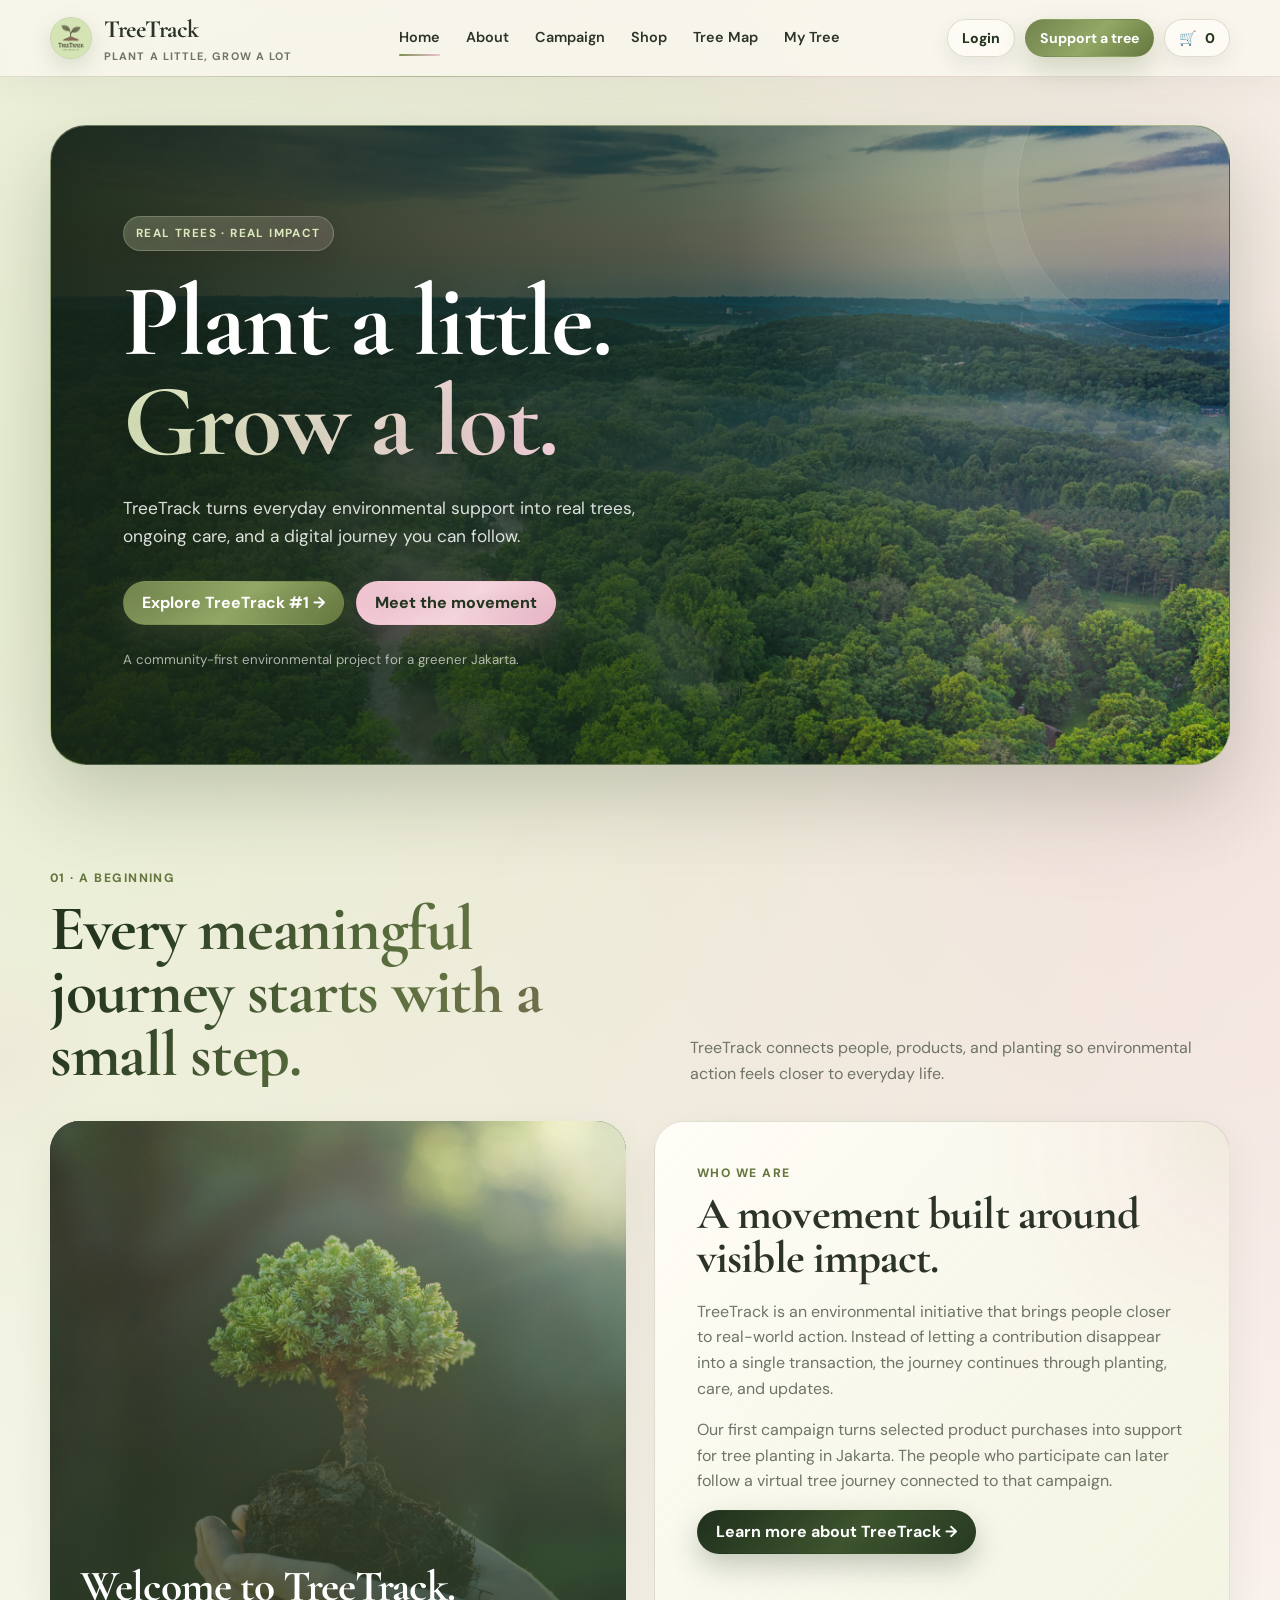
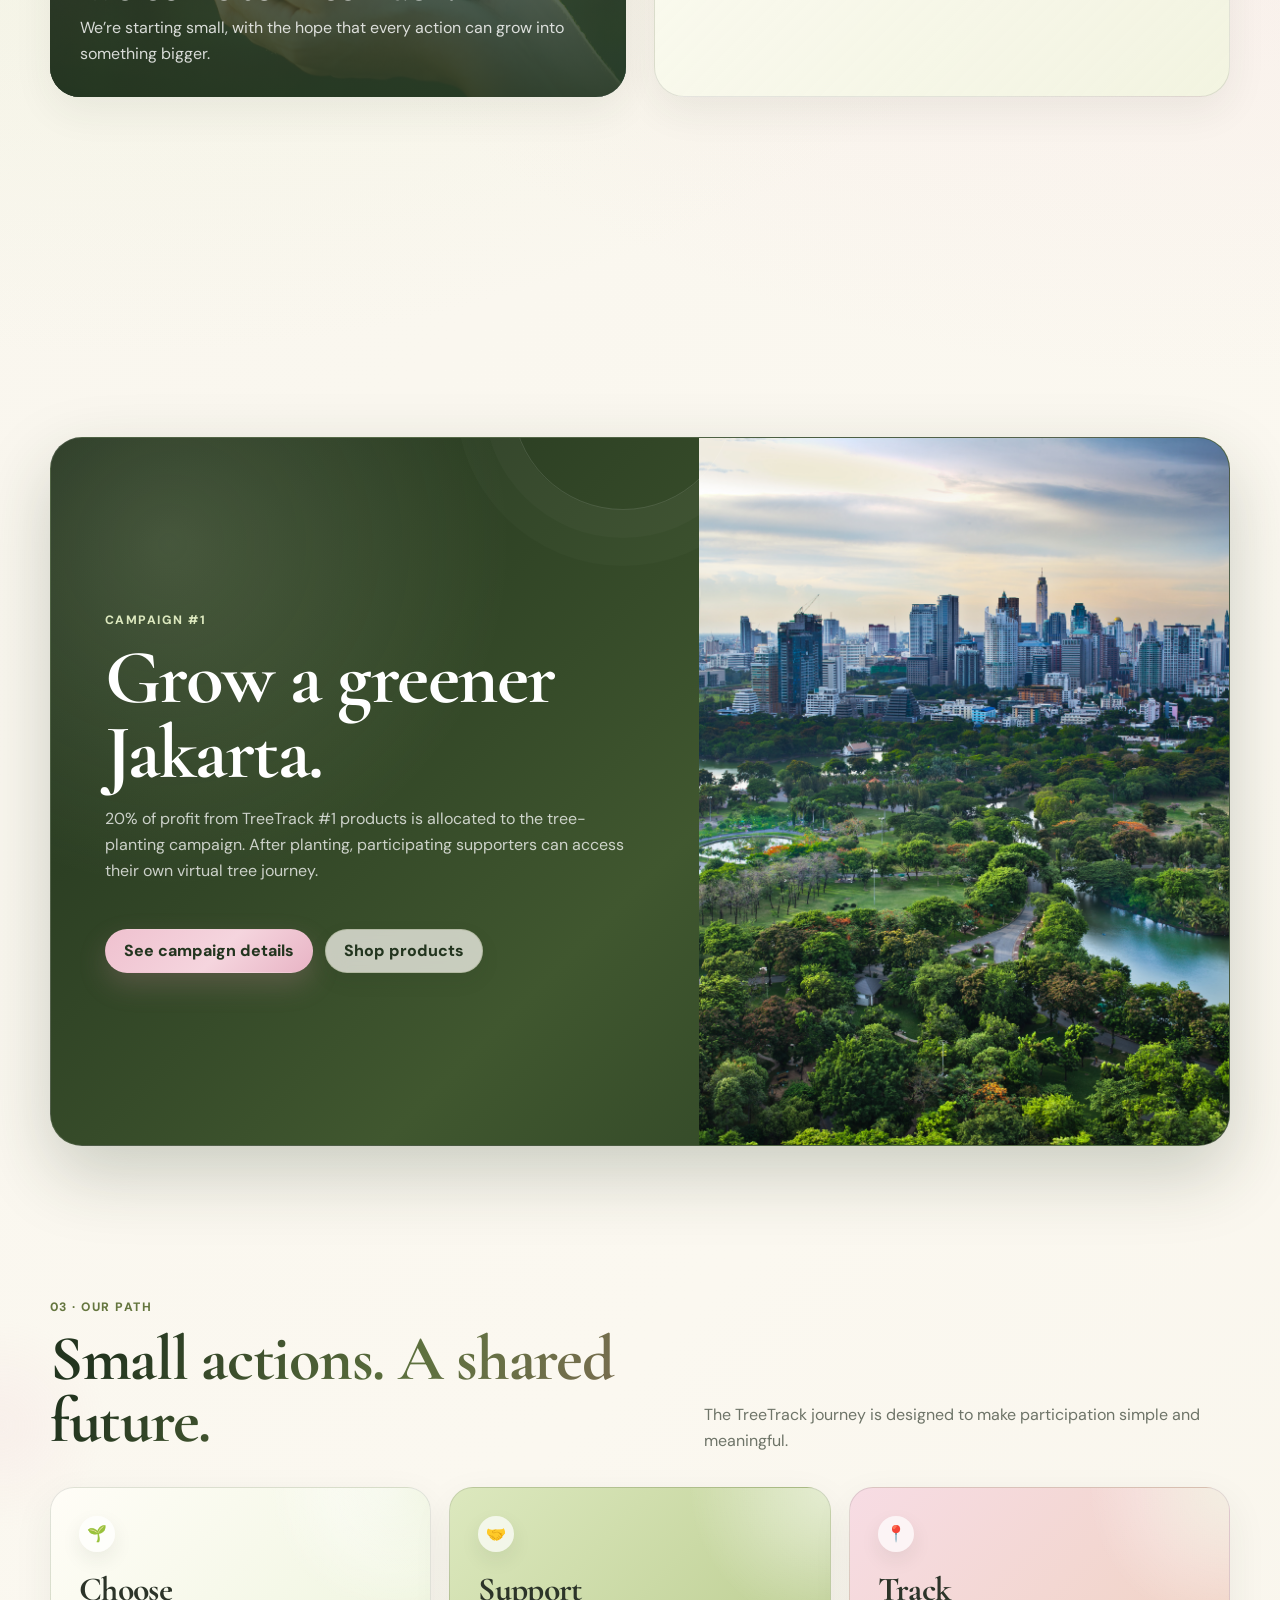
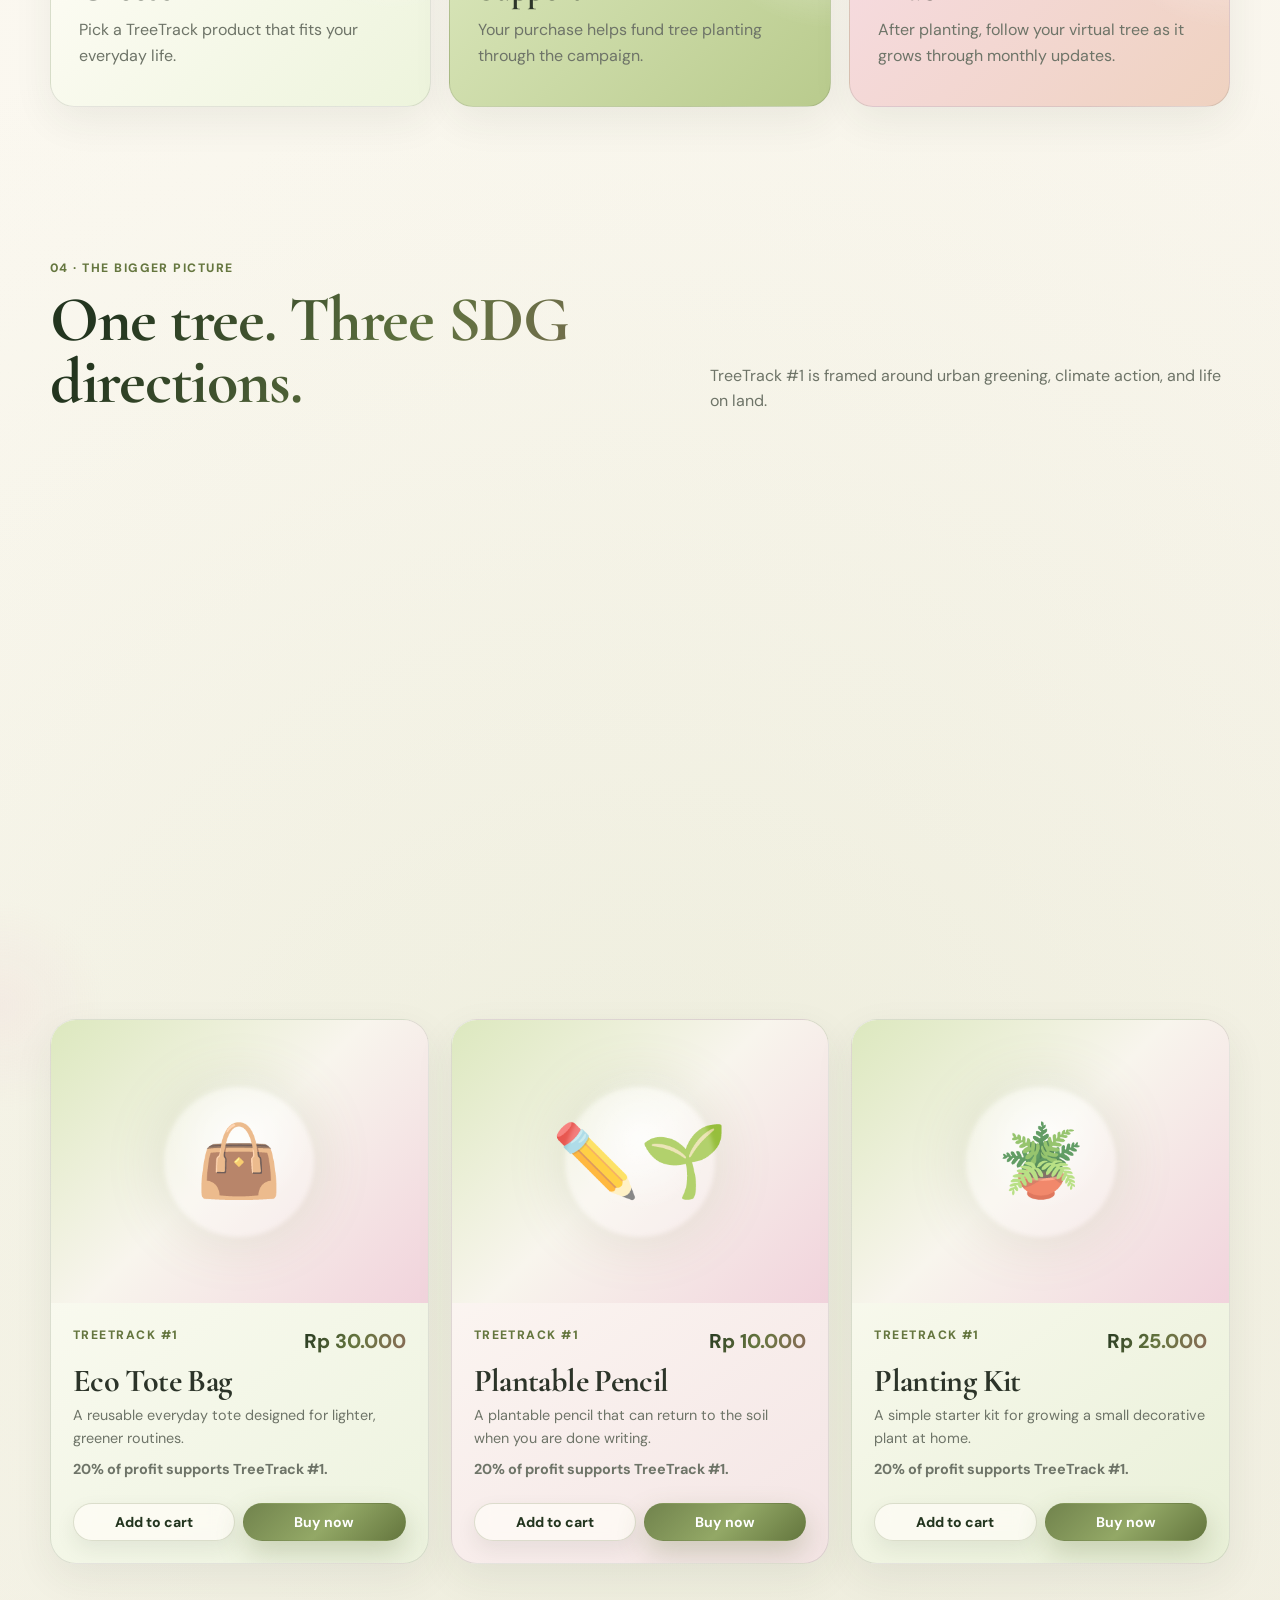
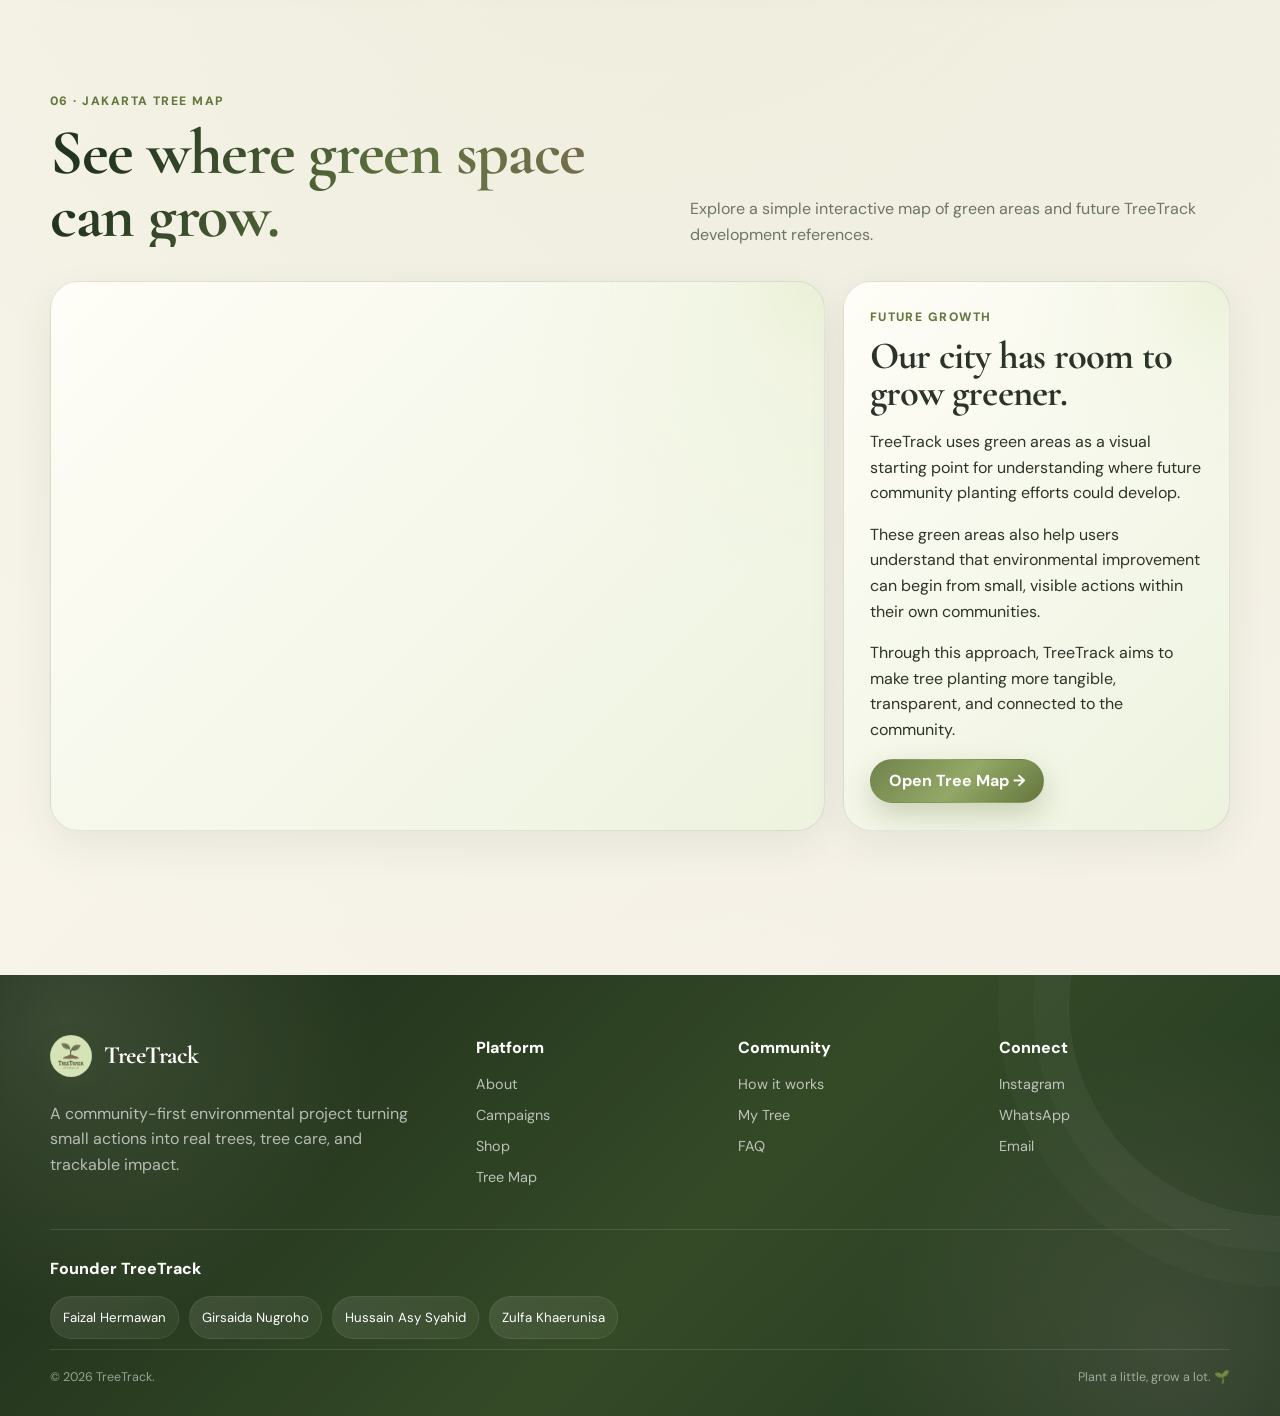
<file: index.html>
<!doctype html>
<html lang="en">
<head>
  <meta charset="utf-8">
  <meta name="viewport" content="width=device-width, initial-scale=1">
  <meta name="description" content="TreeTrack — small environmental actions, real trees, and trackable impact.">
  <title>TreeTrack — Plant a little. Grow a lot.</title>
  <link rel="icon" href="assets/treetrack-logo.png">
  <link rel="stylesheet" href="css/styles.css">
</head>
<body>
<header class="site-header">
  <div class="container navbar">
    <a class="brand" href="index.html" aria-label="TreeTrack home">
      <span class="brand-mark"><img src="assets/treetrack-logo.png" alt="TreeTrack logo"></span>
      <span><span class="brand-name">TreeTrack</span><span class="brand-tag">plant a little, grow a lot</span></span>
    </a>
    <button class="mobile-toggle" data-mobile-toggle type="button" aria-label="Open menu">☰</button>
    <nav class="nav-links" aria-label="Primary navigation">
      <a href="index.html">Home</a>
      <a href="about.html">About</a>
      <a href="campaign.html">Campaign</a>
      <a href="shop.html">Shop</a>
      <a href="map.html">Tree Map</a>
      <a href="my-tree.html">My Tree</a>
    </nav>
    <div class="nav-actions">
      <a class="btn btn-outline small" href="login.html" data-auth-link>Login</a>
      <a class="btn btn-primary small" href="shop.html">Support a tree</a>
      <a href="checkout.html" class="btn btn-outline small" aria-label="Cart">🛒 <span data-cart-count>0</span></a>
    </div>
  </div>
</header>

<main>
  <section class="hero">
    <div class="container">
      <div class="hero-panel">
        <img class="hero-image" src="assets/Background1.png" alt="Green landscape with environmental waste cleanup">
        <div class="hero-content">
          <span class="eyebrow">Real trees · real impact</span>
          <h1>Plant a little.<br><em>Grow a lot.</em></h1>
          <p class="hero-copy">TreeTrack turns everyday environmental support into real trees, ongoing care, and a digital journey you can follow.</p>
          <div class="hero-actions">
            <a class="btn btn-primary" href="campaign.html">Explore TreeTrack #1 →</a>
            <a class="btn btn-pink" href="about.html">Meet the movement</a>
          </div>
          <div class="hero-note">A community-first environmental project for a greener Jakarta.</div>
        </div>
      </div>
    </div>
  </section>

  <section class="section tight">
    <div class="container">
      <div class="section-head">
        <div>
          <div class="kicker">01 · A beginning</div>
          <h2>Every meaningful journey starts with a small step.</h2>
        </div>
        <p>TreeTrack connects people, products, and planting so environmental action feels closer to everyday life.</p>
      </div>
      <div class="split">
        <div class="photo-card">
          <img src="assets/Background2.png" alt="TreeTrack brand artwork with a seedling and the welcome message">
          <div class="overlay"></div>
          <div class="photo-copy">
            <h3>Welcome to TreeTrack.</h3>
            <p>We’re starting small, with the hope that every action can grow into something bigger.</p>
          </div>
        </div>
        <div class="text-card">
          <div class="kicker">Who we are</div>
          <h3>A movement built around visible impact.</h3>
          <p>TreeTrack is an environmental initiative that brings people closer to real-world action. Instead of letting a contribution disappear into a single transaction, the journey continues through planting, care, and updates.</p>
          <p>Our first campaign turns selected product purchases into support for tree planting in Jakarta. The people who participate can later follow a virtual tree journey connected to that campaign.</p>
          <a class="btn btn-dark" href="about.html">Learn more about TreeTrack →</a>
        </div>
      </div>
    </div>
  </section>

  <section class="section">
    <div class="container">
      <div class="section-head">
        <div><div class="kicker">02 · TreeTrack #1</div><h2>One campaign. Many small actions.</h2></div>
        <p>Our first campaign invites people to shop three simple products while contributing to a shared end-of-month tree planting effort in Jakarta.</p>
      </div>
      <div class="campaign-banner">
        <div class="copy">
          <div class="kicker" style="color:var(--sage)">Campaign #1</div>
          <h2>Grow a greener Jakarta.</h2>
          <p>20% of profit from TreeTrack #1 products is allocated to the tree-planting campaign. After planting, participating supporters can access their own virtual tree journey.</p>
          <div class="hero-actions">
            <a class="btn btn-pink" href="campaign.html">See campaign details</a>
            <a class="btn btn-outline" href="shop.html">Shop products</a>
          </div>
        </div>
        <div class="media"><img src="assets/Background3.png" alt="Hands transferring a small plant into soil"></div>
      </div>
    </div>
  </section>

  <section class="section tight">
    <div class="container">
      <div class="section-head"><div><div class="kicker">03 · Our path</div><h2>Small actions. A shared future.</h2></div><p>The TreeTrack journey is designed to make participation simple and meaningful.</p></div>
      <div class="story-grid">
        <article class="story-card"><span>🌱</span><h3>Choose</h3><p>Pick a TreeTrack product that fits your everyday life.</p></article>
        <article class="story-card"><span>🤝</span><h3>Support</h3><p>Your purchase helps fund tree planting through the campaign.</p></article>
        <article class="story-card"><span>📍</span><h3>Track</h3><p>After planting, follow your virtual tree as it grows through monthly updates.</p></article>
      </div>
    </div>
  </section>

  <section class="section">
    <div class="container">
      <div class="section-head"><div><div class="kicker">04 · The bigger picture</div><h2>One tree. Three SDG directions.</h2></div><p>TreeTrack #1 is framed around urban greening, climate action, and life on land.</p></div>
      <div class="sdgs">
        <article class="sdg-card"><span class="sdg-tag">SDG 13</span><h3>Climate Action</h3><p>Supporting tree planting and green spaces as part of everyday climate action.</p></article>
        <article class="sdg-card"><span class="sdg-tag">SDG 11</span><h3>Sustainable Cities</h3><p>Encouraging greener urban spaces and more community participation in Jakarta.</p></article>
        <article class="sdg-card"><span class="sdg-tag">SDG 15</span><h3>Life on Land</h3><p>Supporting vegetation, ecological awareness, and a stronger relationship with urban nature.</p></article>
      </div>
    </div>
  </section>

  <section class="section tight">
    <div class="container">
      <div class="section-head"><div><div class="kicker">05 · Shop & support</div><h2>Choose something that grows with you.</h2></div><p>Three starter products. One shared campaign.</p></div>
      <div class="products" id="homeProductGrid"></div>
    </div>
  </section>

  <section class="section tight">
    <div class="container">
      <div class="section-head"><div><div class="kicker">06 · Jakarta tree map</div><h2>See where green space can grow.</h2></div><p>Explore a simple interactive map of green areas and future TreeTrack development references.</p></div>
      <div class="map-shell">
        <div class="map-frame" style="min-height:420px"><iframe title="Jakarta green space map" src="https://www.google.com/maps?q=Jakarta%20green%20spaces&output=embed" loading="lazy"></iframe></div>
        <div class="map-side">
          <div class="kicker">Future growth</div>
          <h3 style="font-size:2.4rem">Our city has room to grow greener.</h3>
          <p>
  TreeTrack uses green areas as a visual starting point for understanding
  where future community planting efforts could develop.
</p>

<p>
  These green areas also help users understand that environmental improvement
  can begin from small, visible actions within their own communities.
</p>

<p>
  Through this approach, TreeTrack aims to make tree planting more tangible,
  transparent, and connected to the community.
</p>
          <a class="btn btn-primary" href="map.html">Open Tree Map →</a>
        </div>
      </div>
    </div>
  </section>
</main>

<footer class="site-footer">
  <div class="container">
    <div class="footer-grid">
      <div class="footer-brand"><div class="brand"><span class="brand-mark"><img src="assets/treetrack-logo.png" alt=""></span><span class="brand-name">TreeTrack</span></div><p>A community-first environmental project turning small actions into real trees, tree care, and trackable impact.</p></div>
      <div><div class="footer-title">Platform</div><div class="footer-links"><a href="about.html">About</a><a href="campaign.html">Campaigns</a><a href="shop.html">Shop</a><a href="map.html">Tree Map</a></div></div>
      <div><div class="footer-title">Community</div><div class="footer-links"><a href="about.html#how">How it works</a><a href="my-tree.html">My Tree</a><a href="about.html#faq">FAQ</a></div></div>
      <div><div class="footer-title">Connect</div><div class="footer-links"><a href="https://instagram.com/treetrack.id" target="_blank" rel="noopener">Instagram</a><a href="https://wa.me/628139511928" target="_blank" rel="noopener">WhatsApp</a><a href="mailto:hello@treetrack.id">Email</a></div></div>
    </div>
    <div class="footer-founders"><div class="footer-title">Founder TreeTrack</div><div class="founder-list"><span class="founder">Faizal Hermawan</span><span class="founder">Girsaida Nugroho</span><span class="founder">Hussain Asy Syahid</span><span class="founder">Zulfa Khaerunisa</span></div></div>
    <div class="footer-bottom"><span>© <span data-year></span> TreeTrack.</span><span>Plant a little, grow a lot. 🌱</span></div>
  </div>
</footer>
<div class="toast"></div>
<script src="js/app.js"></script>
</body>
</html>
</file>
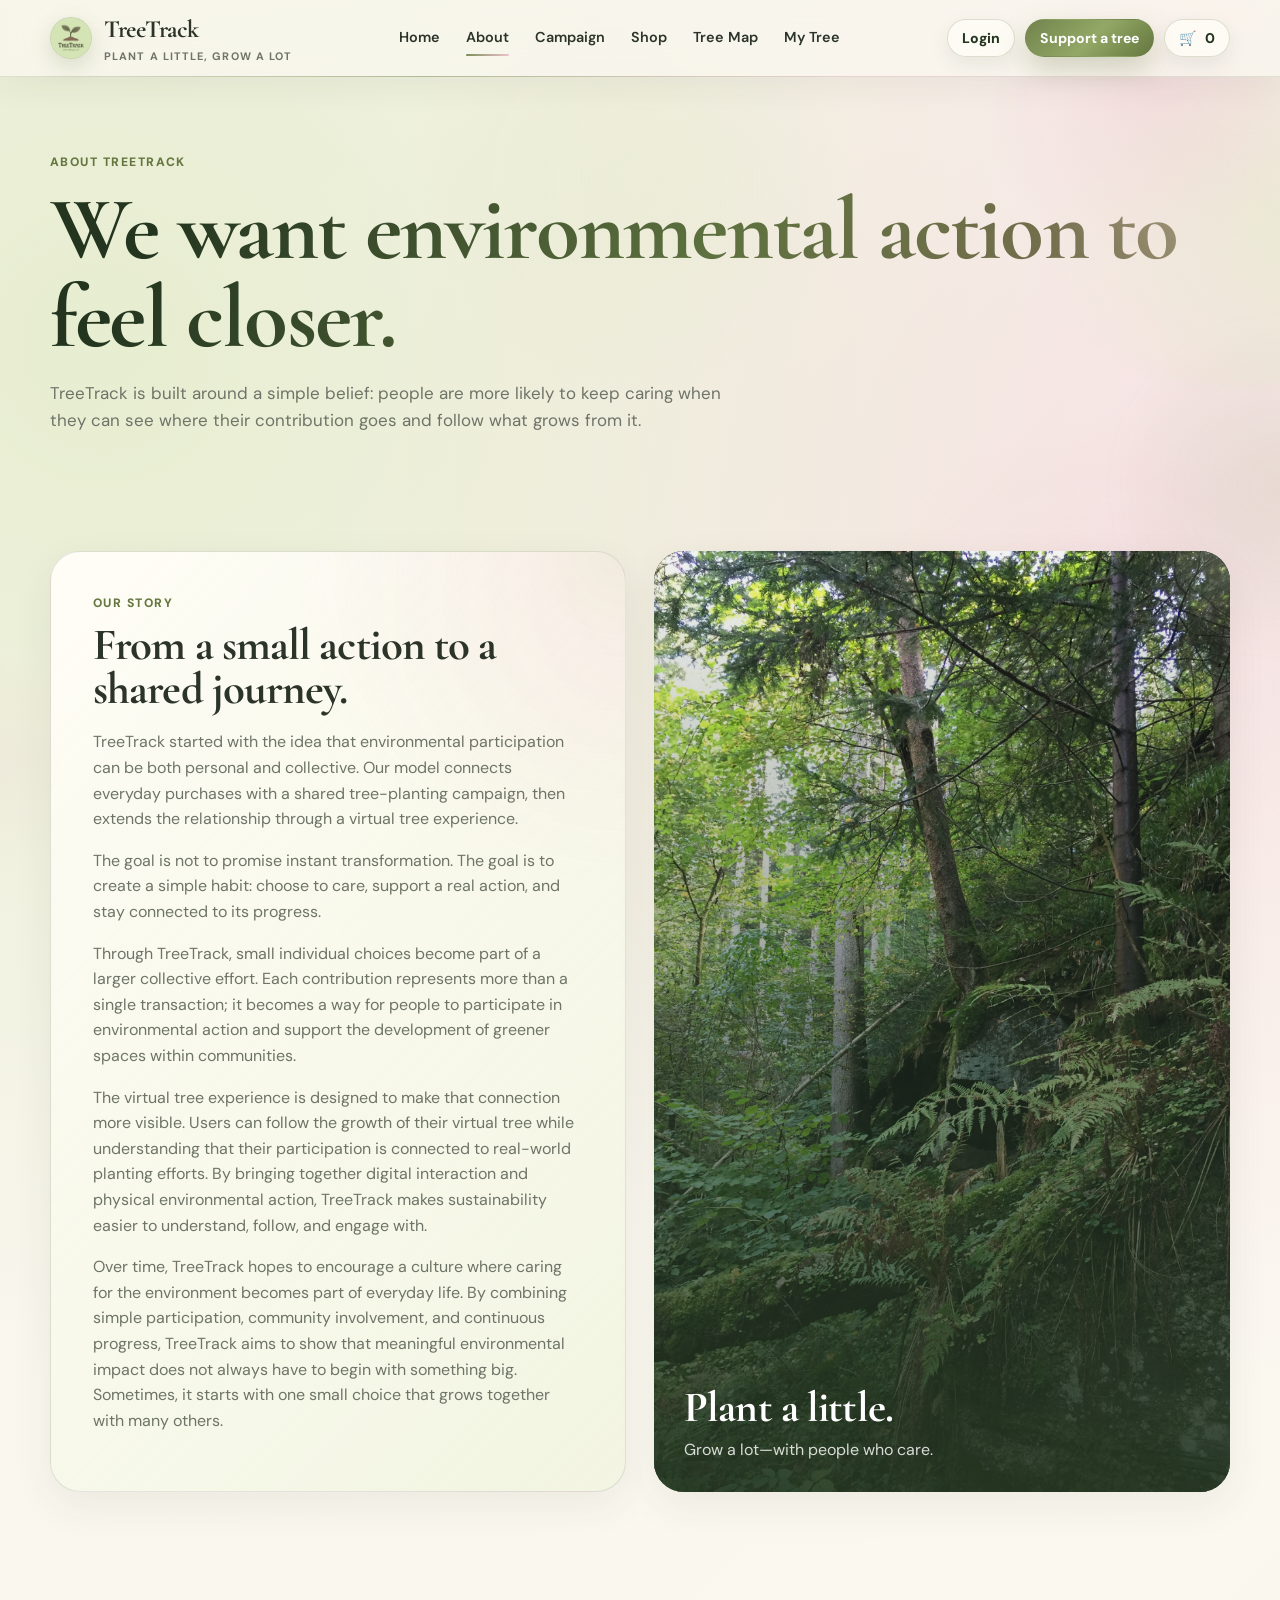
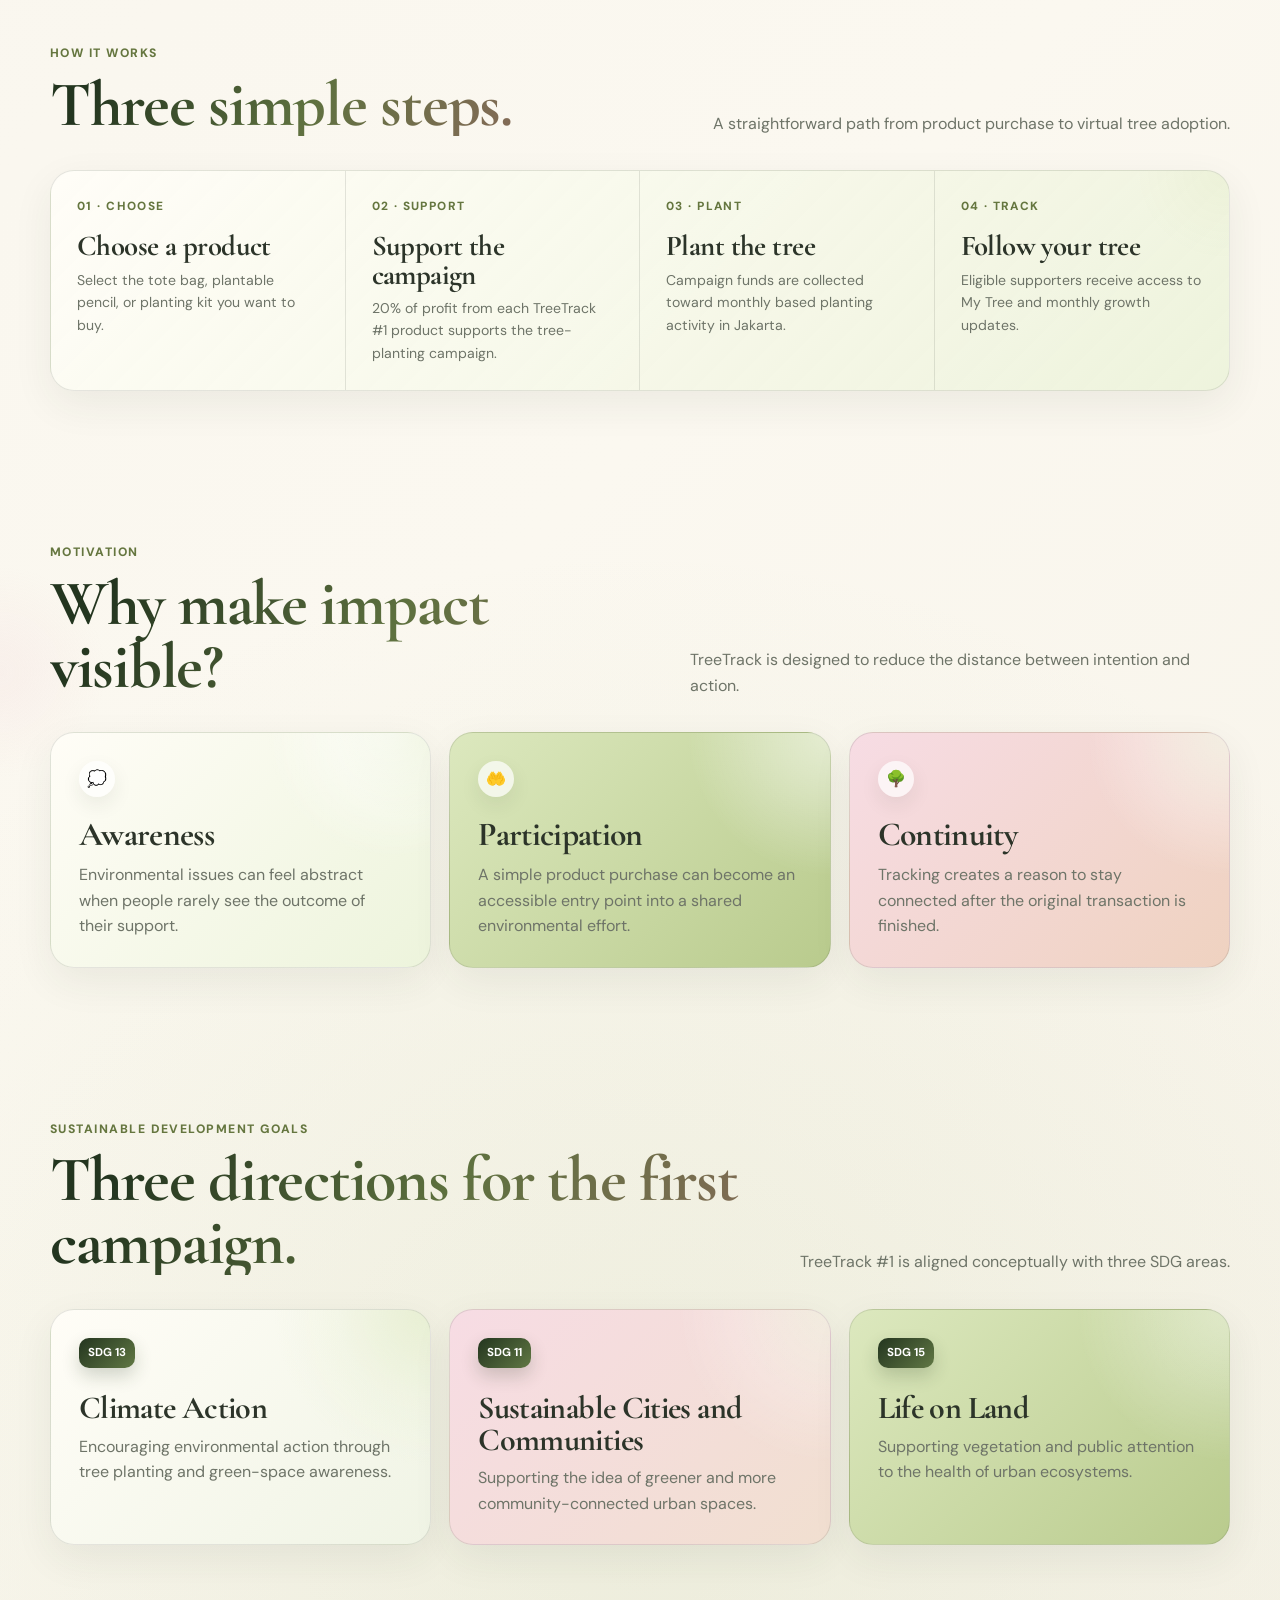
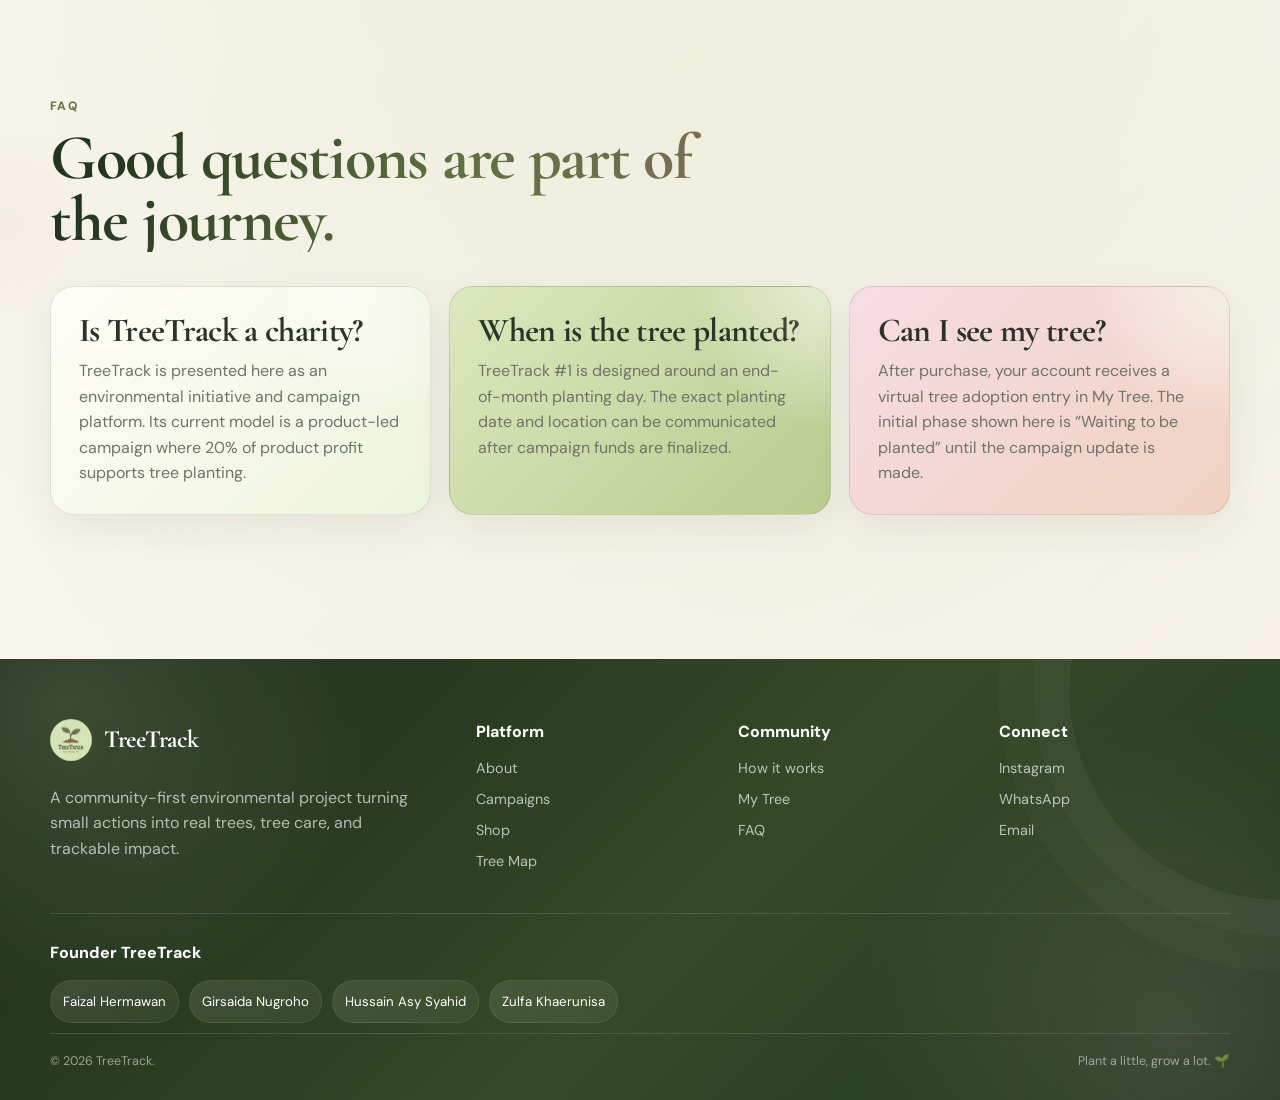
<file: about.html>
<!doctype html>
<html lang="en">
<head>
  <meta charset="utf-8"><meta name="viewport" content="width=device-width, initial-scale=1">
  <meta name="description" content="About TreeTrack, its motivation, mission, SDGs and how the platform works.">
  <title>About TreeTrack</title>
  <link rel="icon" href="assets/treetrack-logo.png"><link rel="stylesheet" href="css/styles.css">
</head>
<body>
<header class="site-header"><div class="container navbar"><a class="brand" href="index.html"><span class="brand-mark"><img src="assets/treetrack-logo.png" alt="TreeTrack logo"></span><span><span class="brand-name">TreeTrack</span><span class="brand-tag">plant a little, grow a lot</span></span></a><button class="mobile-toggle" data-mobile-toggle type="button">☰</button><nav class="nav-links"><a href="index.html">Home</a><a href="about.html">About</a><a href="campaign.html">Campaign</a><a href="shop.html">Shop</a><a href="map.html">Tree Map</a><a href="my-tree.html">My Tree</a></nav><div class="nav-actions"><a class="btn btn-outline small" href="login.html" data-auth-link>Login</a><a class="btn btn-primary small" href="shop.html">Support a tree</a><a class="btn btn-outline small" href="checkout.html">🛒 <span data-cart-count>0</span></a></div></div></header>
<main>
  <section class="page-hero"><div class="container page-hero-inner"><div class="kicker">About TreeTrack</div><h1>We want environmental action to feel closer.</h1><p>TreeTrack is built around a simple belief: people are more likely to keep caring when they can see where their contribution goes and follow what grows from it.</p></div></section>
  <section class="section tight"><div class="container"><div class="split"><div class="text-card"><div class="kicker">Our story</div><h3>From a small action to a shared journey.</h3><p>
  TreeTrack started with the idea that environmental participation can be both
  personal and collective. Our model connects everyday purchases with a shared
  tree-planting campaign, then extends the relationship through a virtual tree
  experience.
</p>

<p>
  The goal is not to promise instant transformation. The goal is to create a
  simple habit: choose to care, support a real action, and stay connected to
  its progress.
</p>

<p>
  Through TreeTrack, small individual choices become part of a larger
  collective effort. Each contribution represents more than a single
  transaction; it becomes a way for people to participate in environmental
  action and support the development of greener spaces within communities.
</p>

<p>
  The virtual tree experience is designed to make that connection more visible.
  Users can follow the growth of their virtual tree while understanding that
  their participation is connected to real-world planting efforts. By bringing
  together digital interaction and physical environmental action, TreeTrack
  makes sustainability easier to understand, follow, and engage with.
</p>

<p>
  Over time, TreeTrack hopes to encourage a culture where caring for the
  environment becomes part of everyday life. By combining simple participation,
  community involvement, and continuous progress, TreeTrack aims to show that
  meaningful environmental impact does not always have to begin with something
  big. Sometimes, it starts with one small choice that grows together with
  many others.
</p></div><div class="photo-card"><img src="assets/Background4.png" alt="Green landscape"><div class="overlay"></div><div class="photo-copy"><h3>Plant a little.</h3><p>Grow a lot—with people who care.</p></div></div></div></div></section>
  <section class="section" id="how"><div class="container"><div class="section-head"><div><div class="kicker">How it works</div><h2>Three simple steps.</h2></div><p>A straightforward path from product purchase to virtual tree adoption.</p></div><div class="timeline"><article class="timeline-item"><div class="num">01 · CHOOSE</div><h3>Choose a product</h3><p>Select the tote bag, plantable pencil, or planting kit you want to buy.</p></article><article class="timeline-item"><div class="num">02 · SUPPORT</div><h3>Support the campaign</h3><p>20% of profit from each TreeTrack #1 product supports the tree-planting campaign.</p></article><article class="timeline-item"><div class="num">03 · PLANT</div><h3>Plant the tree</h3><p>Campaign funds are collected toward monthly based planting activity in Jakarta.</p></article><article class="timeline-item"><div class="num">04 · TRACK</div><h3>Follow your tree</h3><p>Eligible supporters receive access to My Tree and monthly growth updates.</p></article></div></div></section>
  <section class="section tight"><div class="container"><div class="section-head"><div><div class="kicker">Motivation</div><h2>Why make impact visible?</h2></div><p>TreeTrack is designed to reduce the distance between intention and action.</p></div><div class="story-grid"><article class="story-card"><span>💭</span><h3>Awareness</h3><p>Environmental issues can feel abstract when people rarely see the outcome of their support.</p></article><article class="story-card"><span>🤲</span><h3>Participation</h3><p>A simple product purchase can become an accessible entry point into a shared environmental effort.</p></article><article class="story-card"><span>🌳</span><h3>Continuity</h3><p>Tracking creates a reason to stay connected after the original transaction is finished.</p></article></div></div></section>
  <section class="section" id="sdgs"><div class="container"><div class="section-head"><div><div class="kicker">Sustainable Development Goals</div><h2>Three directions for the first campaign.</h2></div><p>TreeTrack #1 is aligned conceptually with three SDG areas.</p></div><div class="sdgs"><article class="sdg-card"><span class="sdg-tag">SDG 13</span><h3>Climate Action</h3><p>Encouraging environmental action through tree planting and green-space awareness.</p></article><article class="sdg-card"><span class="sdg-tag">SDG 11</span><h3>Sustainable Cities and Communities</h3><p>Supporting the idea of greener and more community-connected urban spaces.</p></article><article class="sdg-card"><span class="sdg-tag">SDG 15</span><h3>Life on Land</h3><p>Supporting vegetation and public attention to the health of urban ecosystems.</p></article></div></div></section>
  <section class="section tight" id="faq"><div class="container"><div class="section-head"><div><div class="kicker">FAQ</div><h2>Good questions are part of the journey.</h2></div></div><div class="story-grid"><article class="story-card"><h3>Is TreeTrack a charity?</h3><p>TreeTrack is presented here as an environmental initiative and campaign platform. Its current model is a product-led campaign where 20% of product profit supports tree planting.</p></article><article class="story-card"><h3>When is the tree planted?</h3><p>TreeTrack #1 is designed around an end-of-month planting day. The exact planting date and location can be communicated after campaign funds are finalized.</p></article><article class="story-card"><h3>Can I see my tree?</h3><p>After purchase, your account receives a virtual tree adoption entry in My Tree. The initial phase shown here is “Waiting to be planted” until the campaign update is made.</p></article></div></div></section>
</main>
<footer class="site-footer"><div class="container"><div class="footer-grid"><div class="footer-brand"><div class="brand"><span class="brand-mark"><img src="assets/treetrack-logo.png" alt=""></span><span class="brand-name">TreeTrack</span></div><p>A community-first environmental project turning small actions into real trees, tree care, and trackable impact.</p></div><div><div class="footer-title">Platform</div><div class="footer-links"><a href="about.html">About</a><a href="campaign.html">Campaigns</a><a href="shop.html">Shop</a><a href="map.html">Tree Map</a></div></div><div><div class="footer-title">Community</div><div class="footer-links"><a href="about.html#how">How it works</a><a href="my-tree.html">My Tree</a><a href="about.html#faq">FAQ</a></div></div><div><div class="footer-title">Connect</div><div class="footer-links"><a href="https://instagram.com/treetrack.id" target="_blank" rel="noopener">Instagram</a><a href="https://wa.me/628139511928" target="_blank" rel="noopener">WhatsApp</a><a href="mailto:hello@treetrack.id">Email</a></div></div></div><div class="footer-founders"><div class="footer-title">Founder TreeTrack</div><div class="founder-list"><span class="founder">Faizal Hermawan</span><span class="founder">Girsaida Nugroho</span><span class="founder">Hussain Asy Syahid</span><span class="founder">Zulfa Khaerunisa</span></div></div><div class="footer-bottom"><span>© <span data-year></span> TreeTrack.</span><span>Plant a little, grow a lot. 🌱</span></div></div></footer><div class="toast"></div><script src="js/app.js"></script>
</body>
</html>
</file>
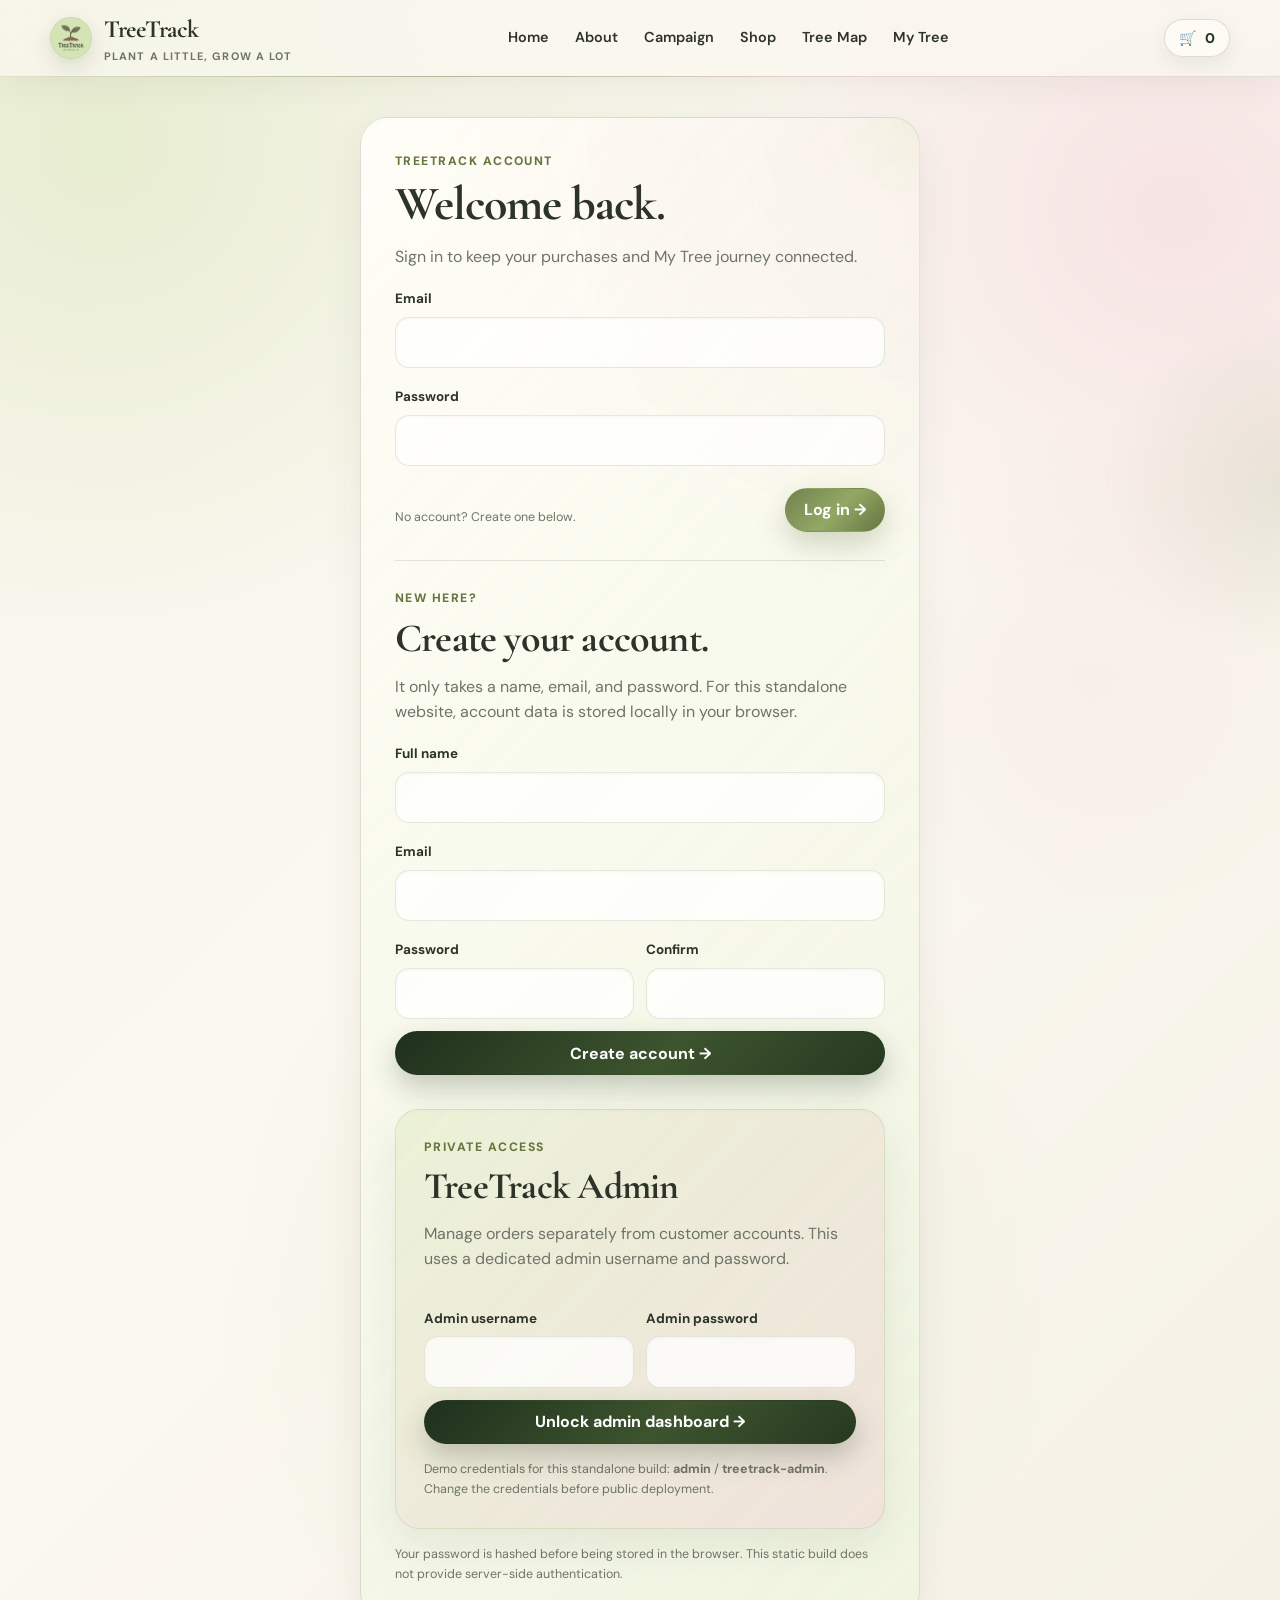
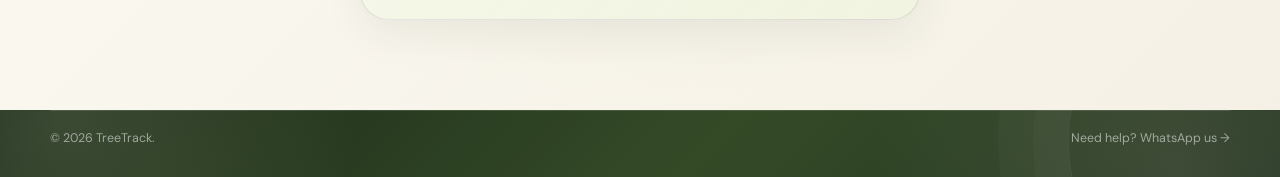
<file: account.html>
<!doctype html>
<html lang="en">
<head><meta charset="utf-8"><meta name="viewport" content="width=device-width, initial-scale=1"><meta name="description" content="TreeTrack user account and saved purchase history."><title>My TreeTrack Account</title><link rel="icon" href="assets/treetrack-logo.png"><link rel="stylesheet" href="css/styles.css"></head>
<body>
<header class="site-header"><div class="container navbar"><a class="brand" href="index.html"><span class="brand-mark"><img src="assets/treetrack-logo.png" alt="TreeTrack logo"></span><span><span class="brand-name">TreeTrack</span><span class="brand-tag">plant a little, grow a lot</span></span></a><button class="mobile-toggle" data-mobile-toggle type="button">☰</button><nav class="nav-links"><a href="index.html">Home</a><a href="about.html">About</a><a href="campaign.html">Campaign</a><a href="shop.html">Shop</a><a href="map.html">Tree Map</a><a href="my-tree.html">My Tree</a></nav><div class="nav-actions"><a class="btn btn-primary small" href="shop.html">Shop</a></div></div></header>
<main><section class="page-hero"><div class="container page-hero-inner"><div class="kicker">My account</div><h1>Your TreeTrack activity, kept together.</h1><p>Purchase history and virtual tree adoptions remain linked to your account in this browser.</p></div></section><section class="section tight"><div class="container" id="accountRoot"></div></section></main>
<footer class="site-footer"><div class="container"><div class="footer-bottom"><span>© <span data-year></span> TreeTrack.</span><span><a href="my-tree.html">Open My Tree →</a></span></div></div></footer><div class="toast"></div><script src="js/app.js"></script>
</body></html>
</file>
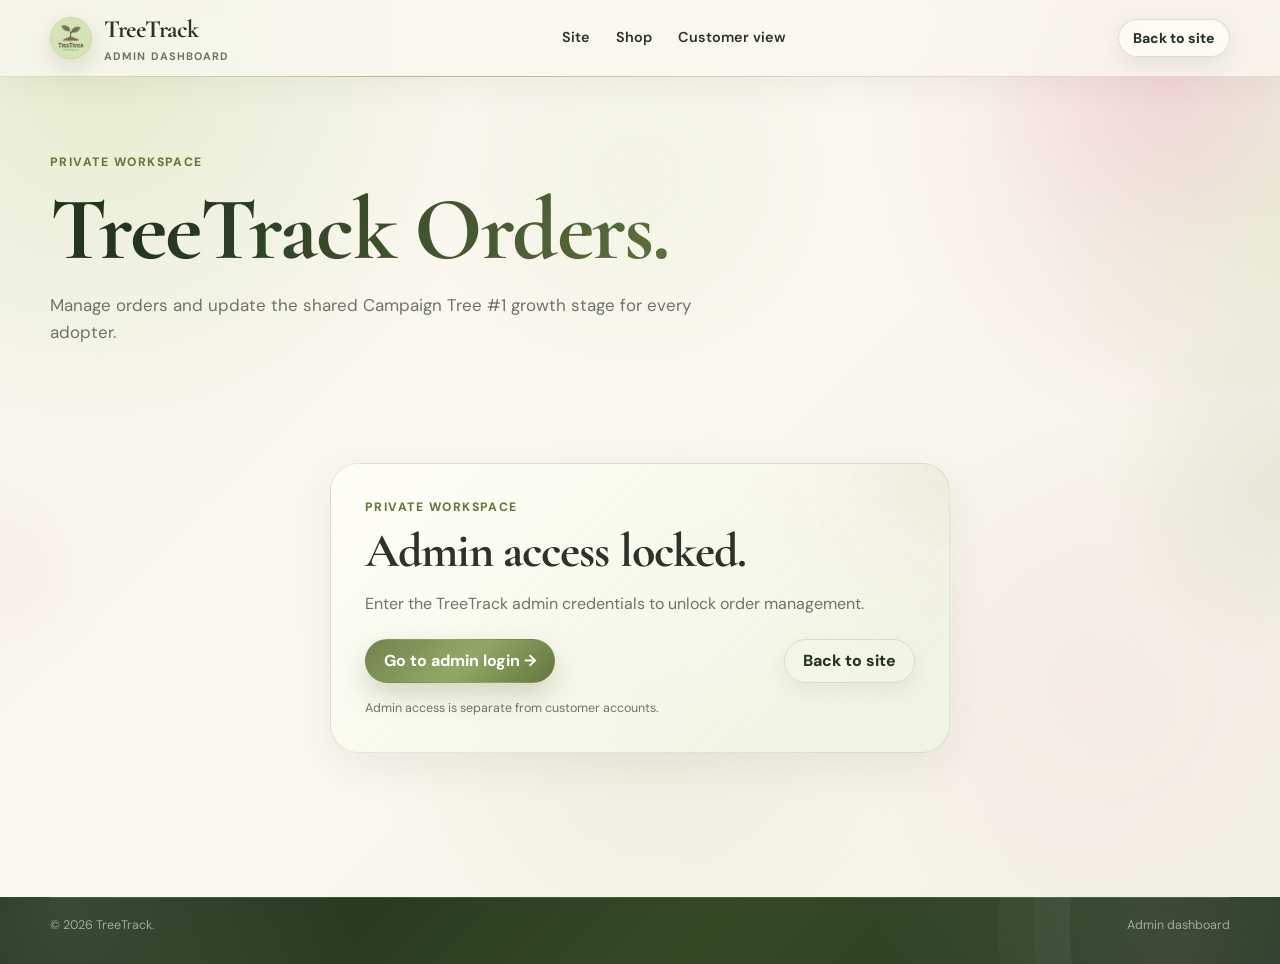
<file: admin.html>
<!doctype html>
<html lang="en">
<head>
  <meta charset="utf-8">
  <meta name="viewport" content="width=device-width, initial-scale=1">
  <meta name="description" content="TreeTrack order management dashboard.">
  <title>TreeTrack Admin — Dashboard</title>
  <link rel="icon" href="assets/treetrack-logo.png">
  <link rel="stylesheet" href="css/styles.css">
</head>
<body class="admin-page">
<header class="site-header">
  <div class="container navbar">
    <a class="brand" href="index.html">
      <span class="brand-mark"><img src="assets/treetrack-logo.png" alt="TreeTrack logo"></span>
      <span><span class="brand-name">TreeTrack</span><span class="brand-tag">admin dashboard</span></span>
    </a>
    <nav class="nav-links">
      <a href="index.html">Site</a>
      <a href="shop.html">Shop</a>
      <a href="account.html">Customer view</a>
    </nav>
    <div class="nav-actions"><a class="btn btn-outline small" href="index.html">Back to site</a></div>
  </div>
</header>
<main>
  <section class="page-hero"><div class="container page-hero-inner"><div class="kicker">Private workspace</div><h1>TreeTrack Orders.</h1><p>Manage orders and update the shared Campaign Tree #1 growth stage for every adopter.</p></div></section>
  <section class="section tight"><div class="container" id="adminRoot"></div></section>
</main>
<footer class="site-footer"><div class="container"><div class="footer-bottom"><span>© <span data-year></span> TreeTrack.</span><span>Admin dashboard</span></div></div></footer>
<div class="toast"></div>
<script src="js/app.js"></script>
</body>
</html>
</file>
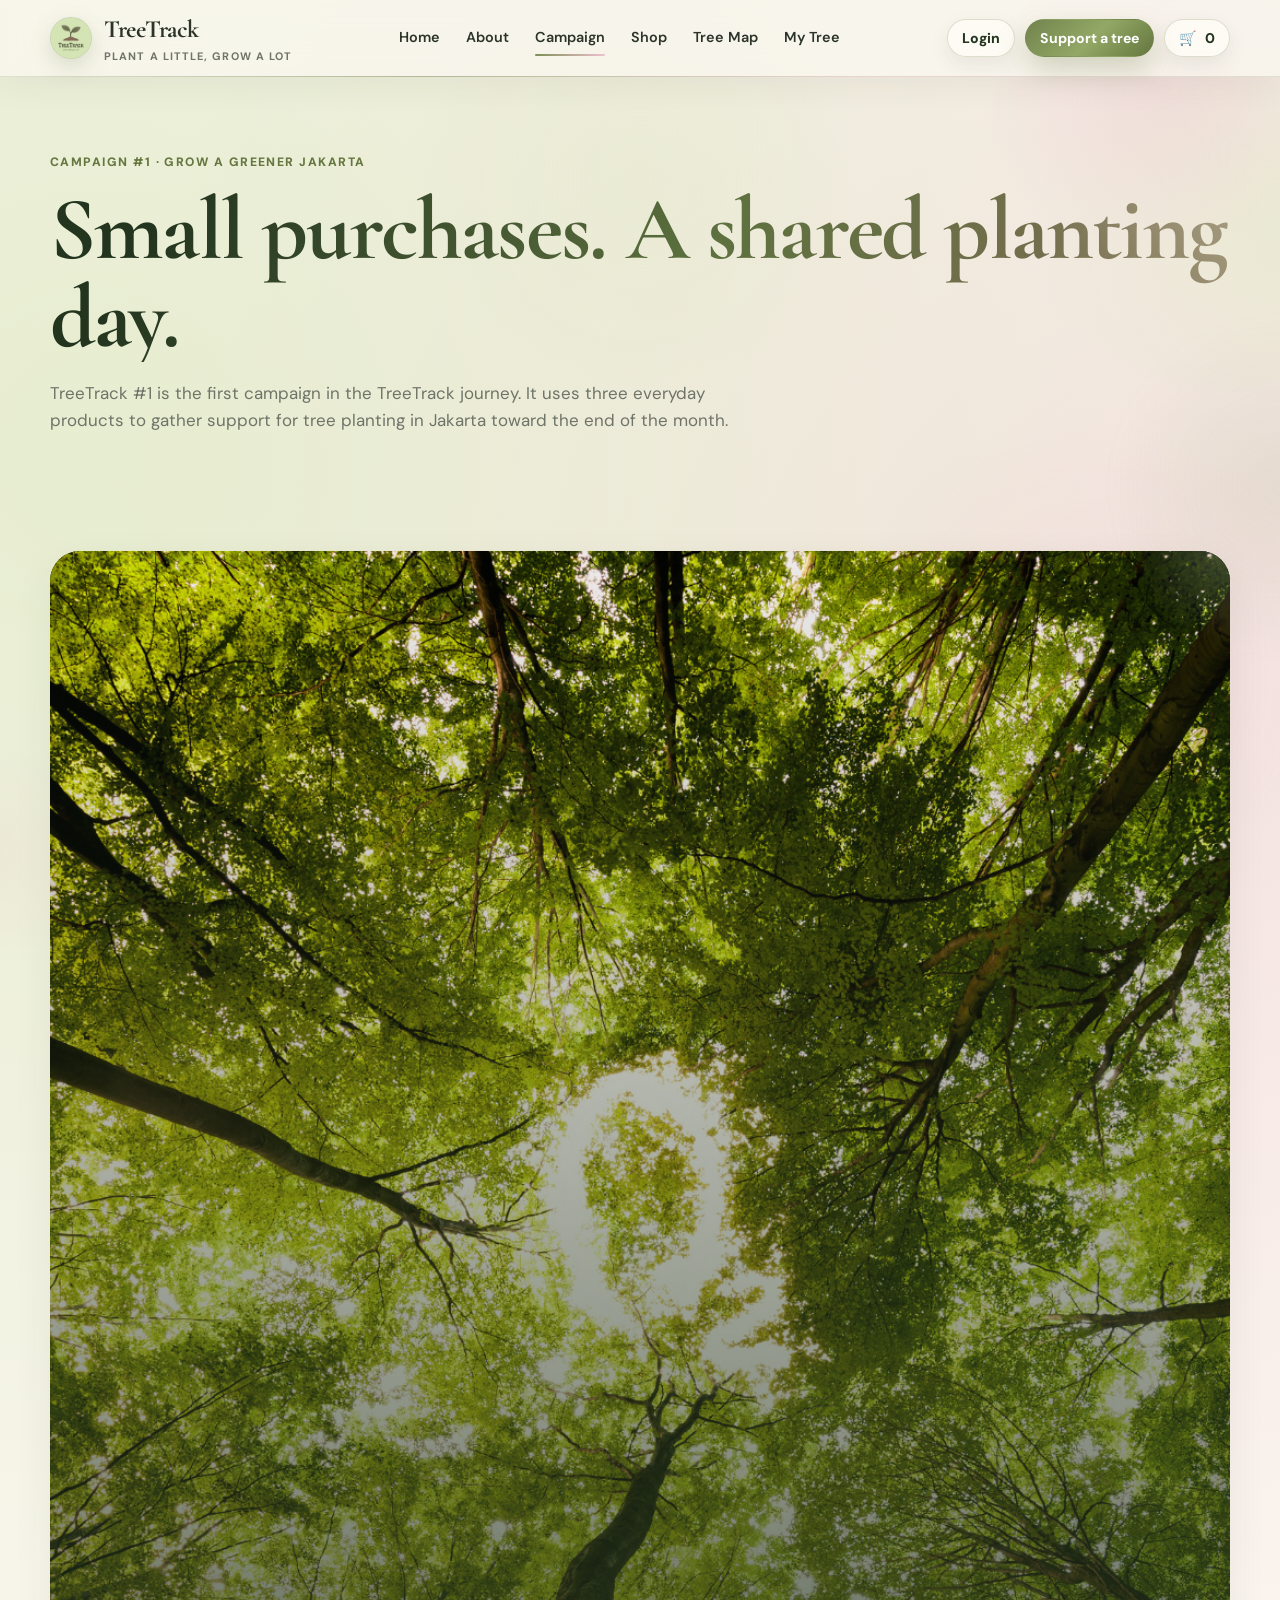
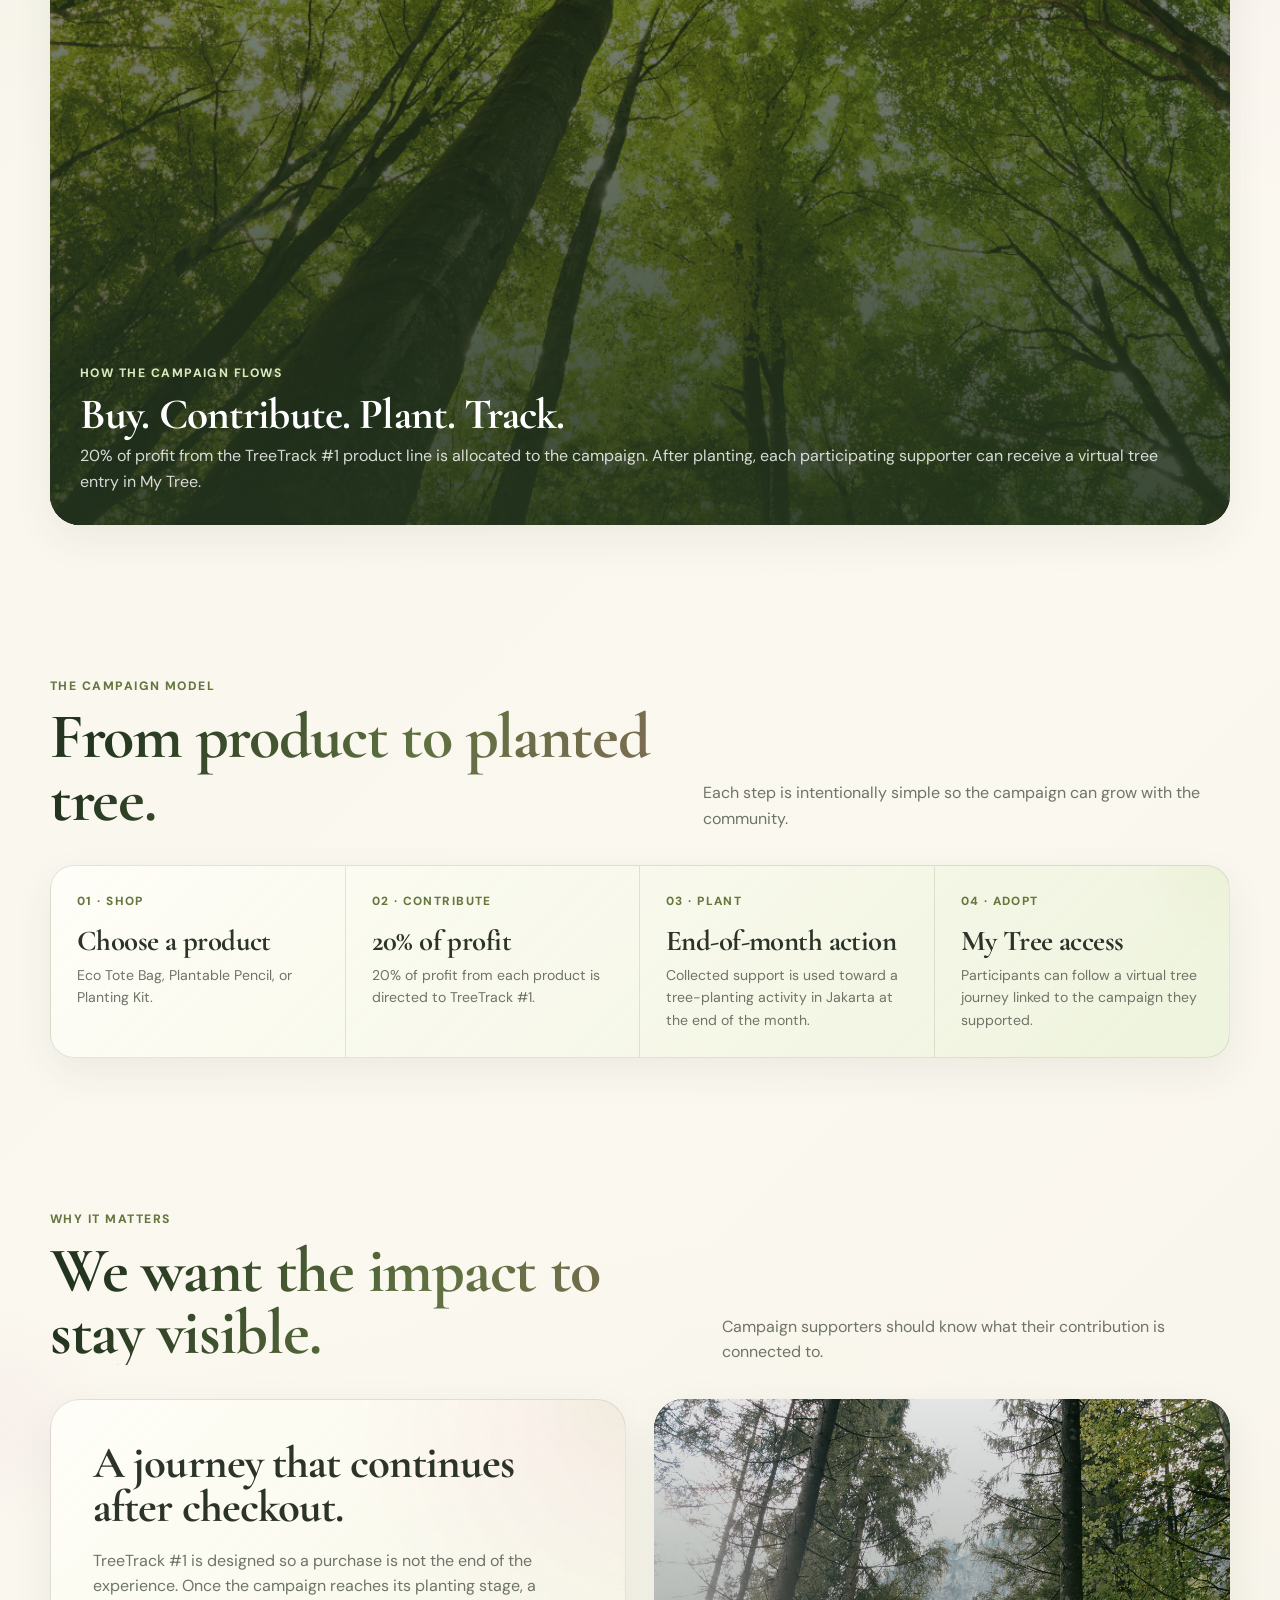
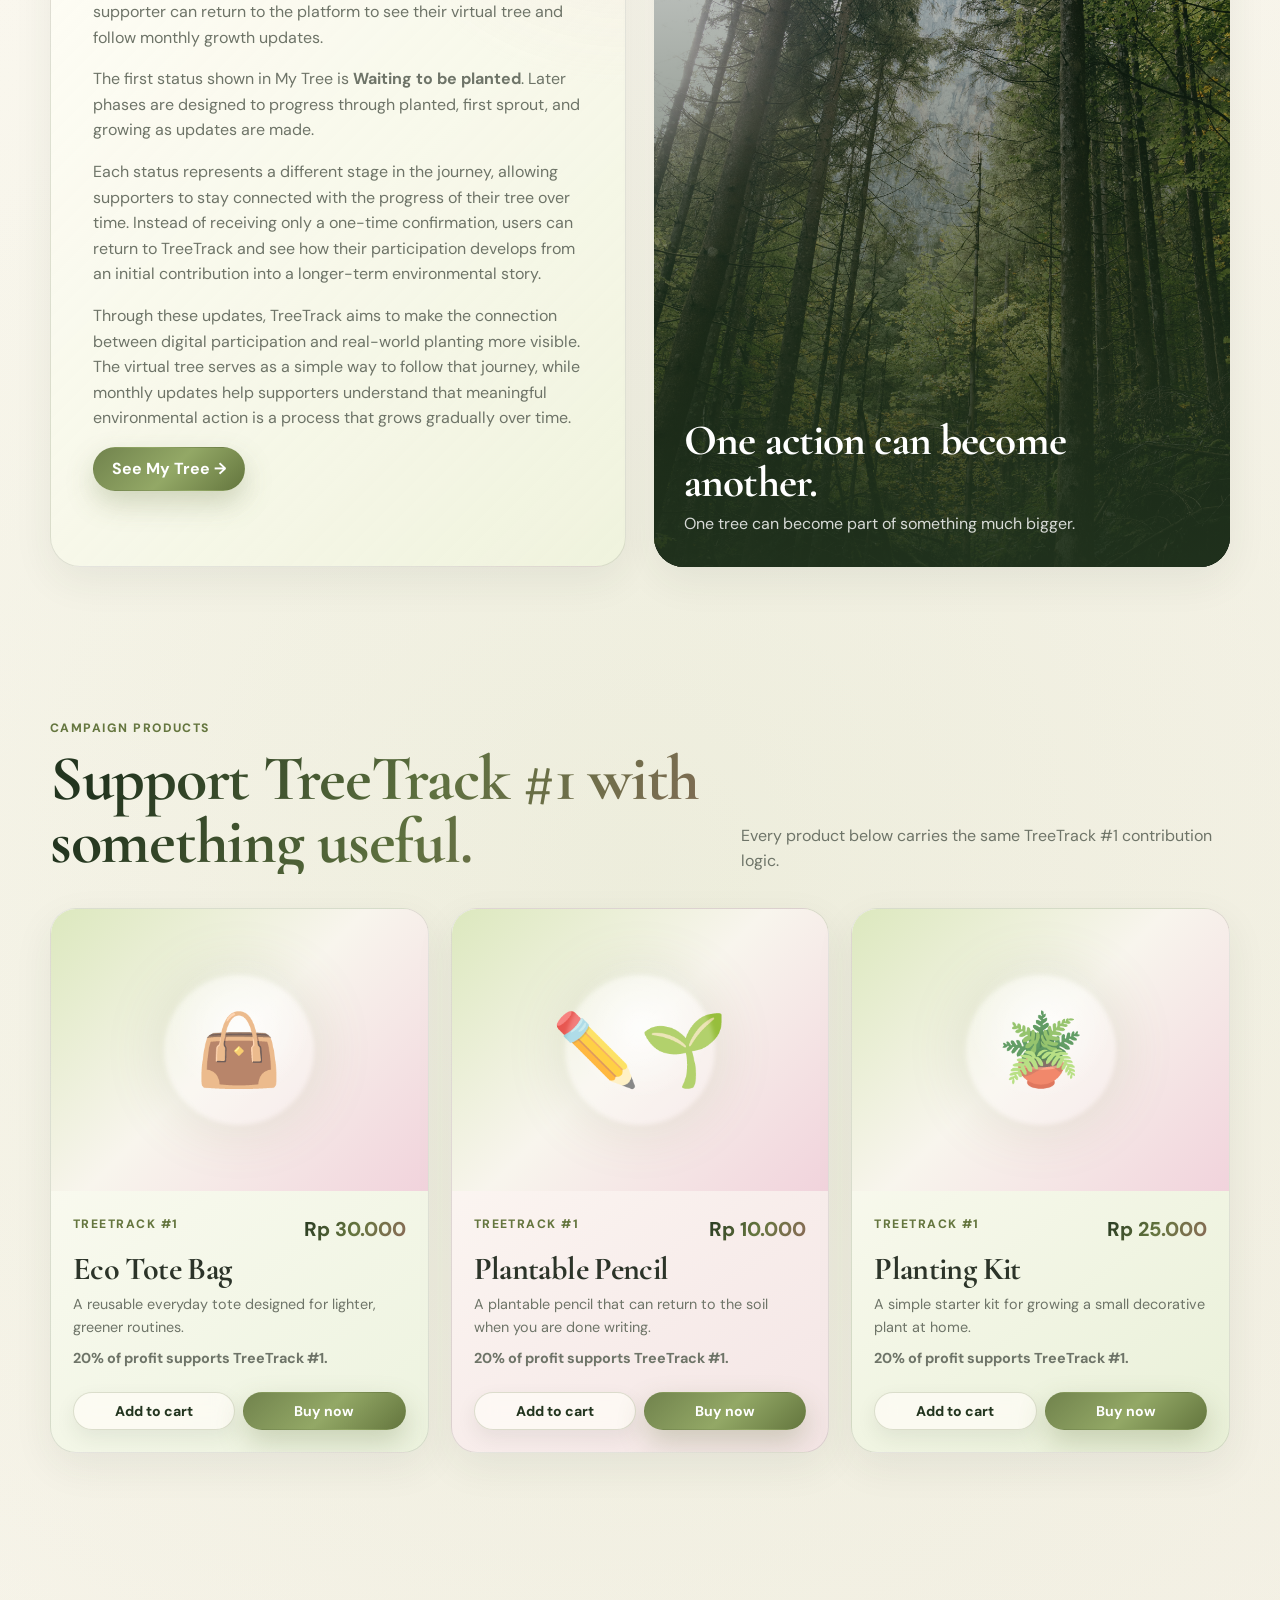
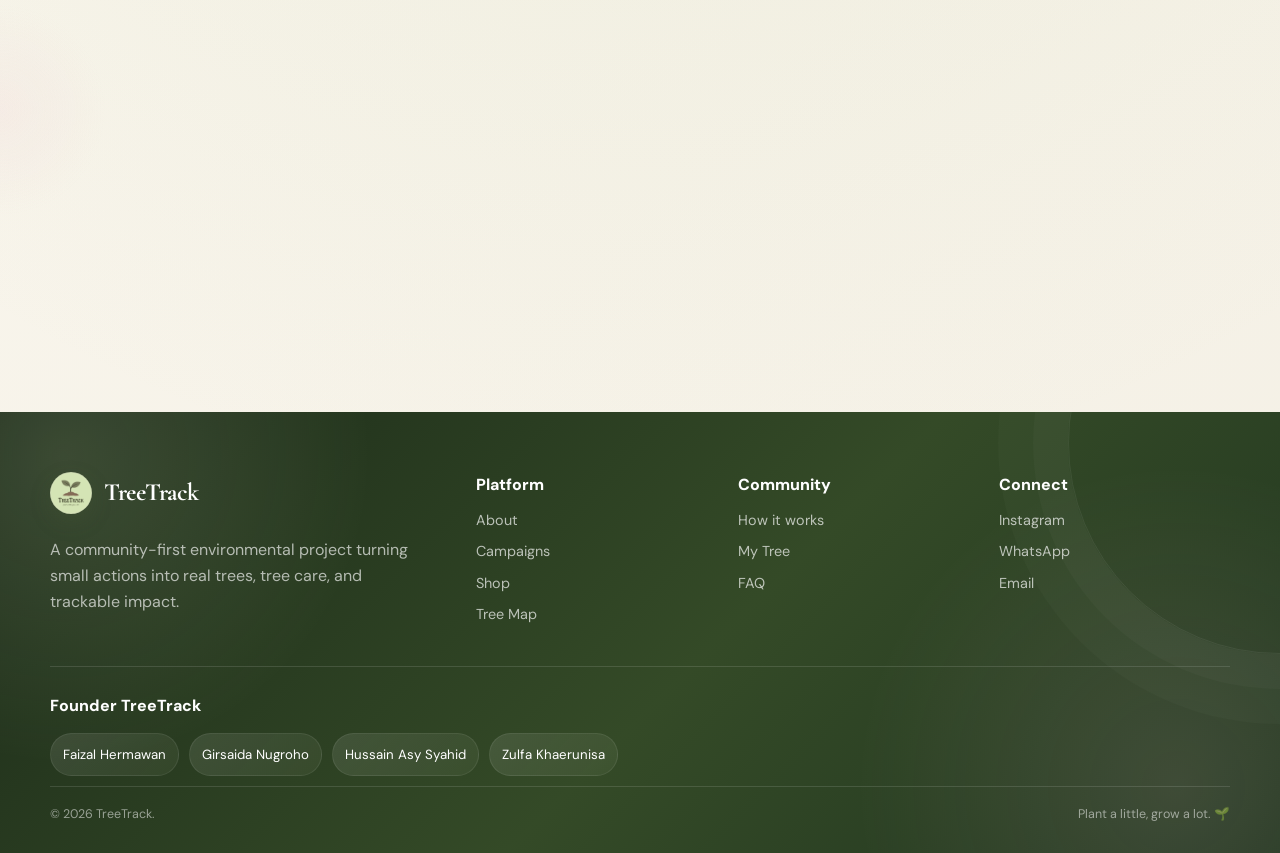
<file: campaign.html>
<!doctype html>
<html lang="en">
<head><meta charset="utf-8"><meta name="viewport" content="width=device-width, initial-scale=1"><meta name="description" content="TreeTrack #1 campaign — buy products, support tree planting, and follow your virtual tree."><title>TreeTrack #1 Campaign</title><link rel="icon" href="assets/treetrack-logo.png"><link rel="stylesheet" href="css/styles.css"></head>
<body>
<header class="site-header"><div class="container navbar"><a class="brand" href="index.html"><span class="brand-mark"><img src="assets/treetrack-logo.png" alt="TreeTrack logo"></span><span><span class="brand-name">TreeTrack</span><span class="brand-tag">plant a little, grow a lot</span></span></a><button class="mobile-toggle" data-mobile-toggle type="button">☰</button><nav class="nav-links"><a href="index.html">Home</a><a href="about.html">About</a><a href="campaign.html">Campaign</a><a href="shop.html">Shop</a><a href="map.html">Tree Map</a><a href="my-tree.html">My Tree</a></nav><div class="nav-actions"><a class="btn btn-outline small" href="login.html" data-auth-link>Login</a><a class="btn btn-primary small" href="shop.html">Support a tree</a><a class="btn btn-outline small" href="checkout.html">🛒 <span data-cart-count>0</span></a></div></div></header>
<main>
  <section class="page-hero"><div class="container page-hero-inner"><div class="kicker">Campaign #1 · Grow a greener Jakarta</div><h1>Small purchases. A shared planting day.</h1><p>TreeTrack #1 is the first campaign in the TreeTrack journey. It uses three everyday products to gather support for tree planting in Jakarta toward the end of the month.</p></div></section>
  <section class="section tight"><div class="container"><div class="photo-card" style="min-height:560px"><img src="assets/Background5.png" alt="People planting a young tree"><div class="overlay"></div><div class="photo-copy"><div class="kicker" style="color:var(--sage)">How the campaign flows</div><h3>Buy. Contribute. Plant. Track.</h3><p>20% of profit from the TreeTrack #1 product line is allocated to the campaign. After planting, each participating supporter can receive a virtual tree entry in My Tree.</p></div></div></div></section>
  <section class="section" id="campaign-flow"><div class="container"><div class="section-head"><div><div class="kicker">The campaign model</div><h2>From product to planted tree.</h2></div><p>Each step is intentionally simple so the campaign can grow with the community.</p></div><div class="timeline"><article class="timeline-item"><div class="num">01 · SHOP</div><h3>Choose a product</h3><p>Eco Tote Bag, Plantable Pencil, or Planting Kit.</p></article><article class="timeline-item"><div class="num">02 · CONTRIBUTE</div><h3>20% of profit</h3><p>20% of profit from each product is directed to TreeTrack #1.</p></article><article class="timeline-item"><div class="num">03 · PLANT</div><h3>End-of-month action</h3><p>Collected support is used toward a tree-planting activity in Jakarta at the end of the month.</p></article><article class="timeline-item"><div class="num">04 · ADOPT</div><h3>My Tree access</h3><p>Participants can follow a virtual tree journey linked to the campaign they supported.</p></article></div></div></section>
  <section class="section tight"><div class="container"><div class="section-head"><div><div class="kicker">Why it matters</div><h2>We want the impact to stay visible.</h2></div><p>Campaign supporters should know what their contribution is connected to.</p></div><div class="split"><div class="text-card"><h3>A journey that continues after checkout.</h3><p>
  TreeTrack #1 is designed so a purchase is not the end of the experience.
  Once the campaign reaches its planting stage, a supporter can return to the
  platform to see their virtual tree and follow monthly growth updates.
</p>

<p>
  The first status shown in My Tree is <strong>Waiting to be planted</strong>.
  Later phases are designed to progress through planted, first sprout, and
  growing as updates are made.
</p>

<p>
  Each status represents a different stage in the journey, allowing supporters
  to stay connected with the progress of their tree over time. Instead of
  receiving only a one-time confirmation, users can return to TreeTrack and
  see how their participation develops from an initial contribution into a
  longer-term environmental story.
</p>

<p>
  Through these updates, TreeTrack aims to make the connection between digital
  participation and real-world planting more visible. The virtual tree serves
  as a simple way to follow that journey, while monthly updates help supporters
  understand that meaningful environmental action is a process that grows
  gradually over time.
</p><a class="btn btn-primary" href="my-tree.html" data-require-login="my-tree.html">See My Tree →</a></div><div class="photo-card"><img src="assets/Background6.png" alt="Green landscape and environmental setting"><div class="overlay"></div><div class="photo-copy"><h3>One action can become another.</h3><p>One tree can become part of something much bigger.</p></div></div></div></div></section>
  <section class="section"><div class="container"><div class="section-head"><div><div class="kicker">Campaign products</div><h2>Support TreeTrack #1 with something useful.</h2></div><p>Every product below carries the same TreeTrack #1 contribution logic.</p></div><div class="products" id="productGrid"></div></div></section>
  <section class="section tight"><div class="container"><div class="text-card" style="text-align:center;background:var(--sage)"><div class="kicker">Ready to participate?</div><h3>Choose something small. Help something real grow.</h3><p>Sign in before checkout so your order and future virtual tree adoption remain connected to your account.</p><a class="btn btn-dark" href="shop.html">Shop TreeTrack #1 →</a></div></div></section>
</main>
<footer class="site-footer"><div class="container"><div class="footer-grid"><div class="footer-brand"><div class="brand"><span class="brand-mark"><img src="assets/treetrack-logo.png" alt=""></span><span class="brand-name">TreeTrack</span></div><p>A community-first environmental project turning small actions into real trees, tree care, and trackable impact.</p></div><div><div class="footer-title">Platform</div><div class="footer-links"><a href="about.html">About</a><a href="campaign.html">Campaigns</a><a href="shop.html">Shop</a><a href="map.html">Tree Map</a></div></div><div><div class="footer-title">Community</div><div class="footer-links"><a href="about.html#how">How it works</a><a href="my-tree.html">My Tree</a><a href="about.html#faq">FAQ</a></div></div><div><div class="footer-title">Connect</div><div class="footer-links"><a href="https://instagram.com/treetrack.id" target="_blank" rel="noopener">Instagram</a><a href="https://wa.me/628139511928" target="_blank" rel="noopener">WhatsApp</a><a href="mailto:hello@treetrack.id">Email</a></div></div></div><div class="footer-founders"><div class="footer-title">Founder TreeTrack</div><div class="founder-list"><span class="founder">Faizal Hermawan</span><span class="founder">Girsaida Nugroho</span><span class="founder">Hussain Asy Syahid</span><span class="founder">Zulfa Khaerunisa</span></div></div><div class="footer-bottom"><span>© <span data-year></span> TreeTrack.</span><span>Plant a little, grow a lot. 🌱</span></div></div></footer><div class="toast"></div><script src="js/app.js"></script>
</body></html>
</file>
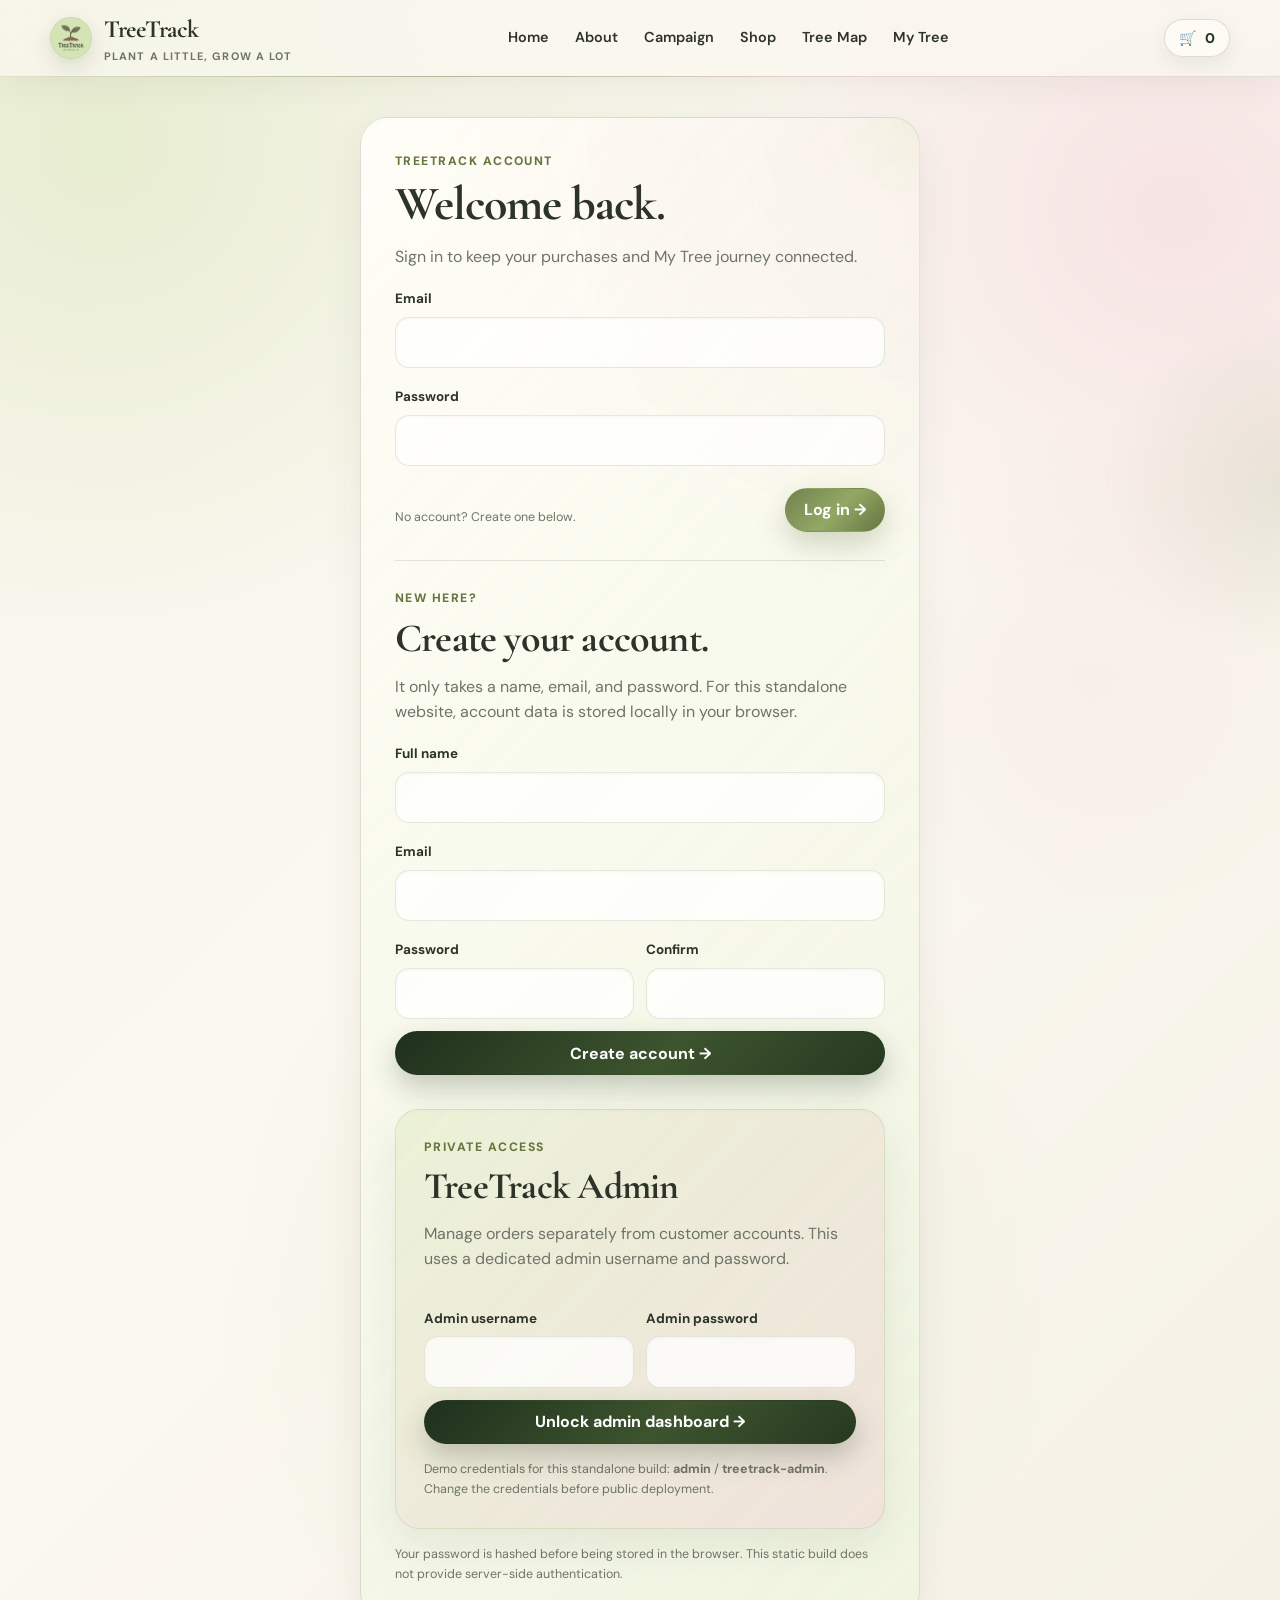
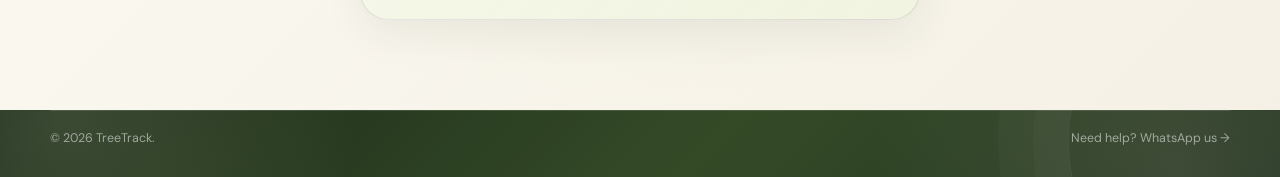
<file: checkout.html>
<!doctype html>
<html lang="en">
<head><meta charset="utf-8"><meta name="viewport" content="width=device-width, initial-scale=1"><meta name="description" content="TreeTrack checkout and buyer information form."><title>TreeTrack Checkout</title><link rel="icon" href="assets/treetrack-logo.png"><link rel="stylesheet" href="css/styles.css"></head>
<body>
<header class="site-header"><div class="container navbar"><a class="brand" href="index.html"><span class="brand-mark"><img src="assets/treetrack-logo.png" alt="TreeTrack logo"></span><span><span class="brand-name">TreeTrack</span><span class="brand-tag">plant a little, grow a lot</span></span></a><button class="mobile-toggle" data-mobile-toggle type="button">☰</button><nav class="nav-links"><a href="index.html">Home</a><a href="about.html">About</a><a href="campaign.html">Campaign</a><a href="shop.html">Shop</a><a href="map.html">Tree Map</a><a href="my-tree.html">My Tree</a></nav><div class="nav-actions"><a class="btn btn-outline small" href="account.html" data-auth-link>Login</a></div></div></header>
<main><section class="page-hero"><div class="container page-hero-inner"><div class="kicker">Checkout</div><h1>Let’s get your details.</h1><p>Complete the short form, then continue to WhatsApp for manual payment and confirmation.</p></div></section><section class="section tight"><div class="container" id="checkoutRoot"></div></section></main>
<footer class="site-footer"><div class="container"><div class="footer-bottom"><span>© <span data-year></span> TreeTrack.</span><span>Manual payment via WhatsApp · TreeTrack #1</span></div></div></footer><div class="toast"></div><script src="js/app.js"></script>
</body></html>
</file>
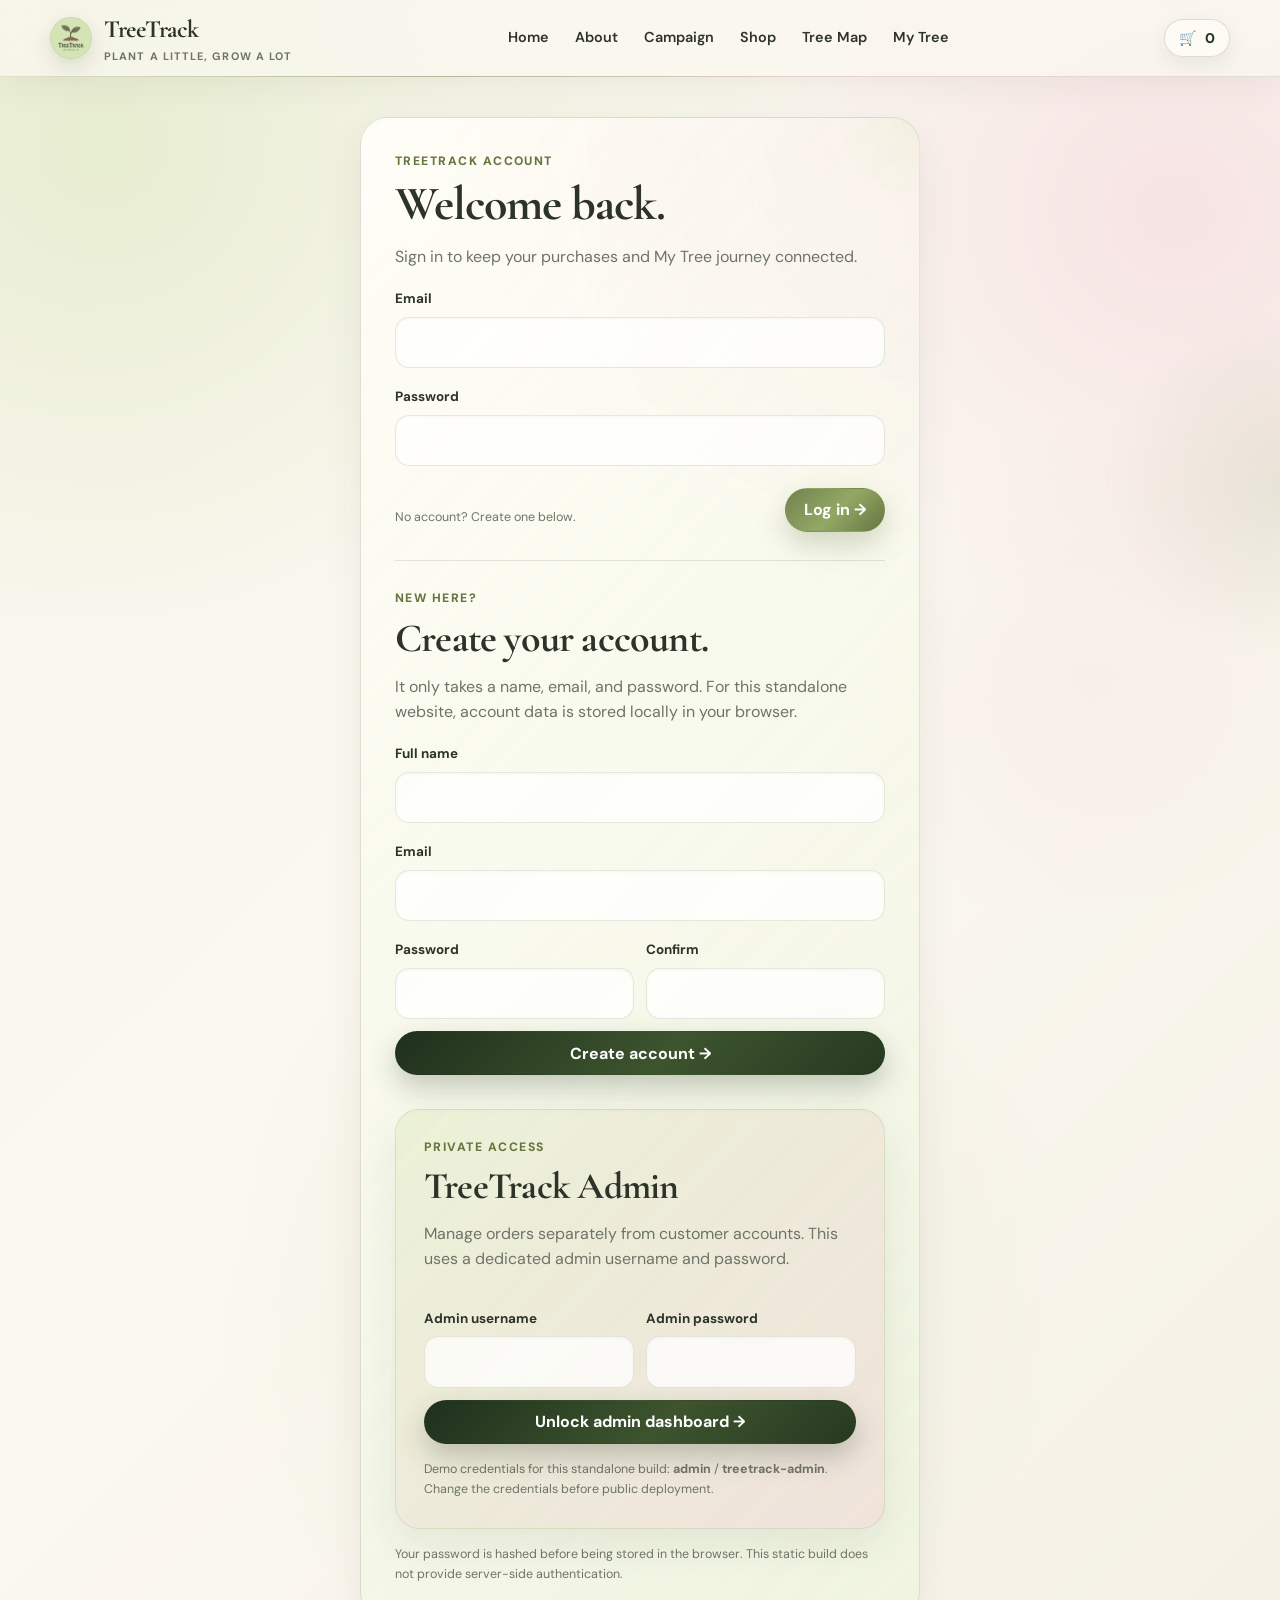
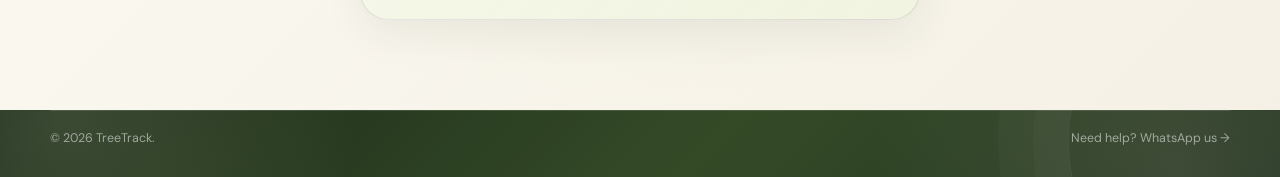
<file: login.html>
<!doctype html>
<html lang="en">
<head><meta charset="utf-8"><meta name="viewport" content="width=device-width, initial-scale=1"><meta name="description" content="TreeTrack login and account registration."><title>TreeTrack Login</title><link rel="icon" href="assets/treetrack-logo.png"><link rel="stylesheet" href="css/styles.css"></head>
<body>
<header class="site-header"><div class="container navbar"><a class="brand" href="index.html"><span class="brand-mark"><img src="assets/treetrack-logo.png" alt="TreeTrack logo"></span><span><span class="brand-name">TreeTrack</span><span class="brand-tag">plant a little, grow a lot</span></span></a><button class="mobile-toggle" data-mobile-toggle type="button">☰</button><nav class="nav-links"><a href="index.html">Home</a><a href="about.html">About</a><a href="campaign.html">Campaign</a><a href="shop.html">Shop</a><a href="map.html">Tree Map</a><a href="my-tree.html">My Tree</a></nav><div class="nav-actions"><a class="btn btn-outline small" href="checkout.html">🛒 <span data-cart-count>0</span></a></div></div></header>
<main><div class="form-wrap"><div class="form-card"><div class="kicker">TreeTrack account</div><h1>Welcome back.</h1><p>Sign in to keep your purchases and My Tree journey connected.</p><div id="loginAlert" class="alert error" data-login-notice></div><form id="loginForm"><div class="field"><label for="loginEmail">Email</label><input id="loginEmail" name="email" type="email" autocomplete="email" required></div><div class="field"><label for="loginPassword">Password</label><input id="loginPassword" name="password" type="password" autocomplete="current-password" required></div><div class="form-footer"><span class="form-note">No account? Create one below.</span><button class="btn btn-primary" type="submit">Log in →</button></div></form><hr style="border:0;border-top:1px solid var(--line);margin:28px 0"><div class="kicker">New here?</div><h2 style="font-size:2.5rem">Create your account.</h2><p>It only takes a name, email, and password. For this standalone website, account data is stored locally in your browser.</p><form id="signupForm"><div class="field"><label for="signupName">Full name</label><input id="signupName" name="name" required autocomplete="name"></div><div class="field"><label for="signupEmail">Email</label><input id="signupEmail" name="email" type="email" required autocomplete="email"></div><div class="form-row"><div class="field"><label for="signupPassword">Password</label><input id="signupPassword" name="password" type="password" minlength="6" required autocomplete="new-password"></div><div class="field"><label for="signupConfirm">Confirm</label><input id="signupConfirm" name="confirm" type="password" minlength="6" required autocomplete="new-password"></div><span></span></div><button class="btn btn-dark block" type="submit">Create account →</button></form><div class="admin-access-card">
<div class="kicker">Private access</div><h2>TreeTrack Admin</h2><p>Manage orders separately from customer accounts. This uses a dedicated admin username and password.</p>
<div id="adminLoginPanel" class="admin-login-panel">
<div id="adminLoginNotice" class="alert error" data-admin-login-notice></div>
<form id="adminLoginForm"><div class="form-row"><div class="field"><label for="adminUsername">Admin username</label><input id="adminUsername" name="username" autocomplete="username" required></div><div class="field"><label for="adminPassword">Admin password</label><input id="adminPassword" name="password" type="password" autocomplete="current-password" required></div><span></span></div><button class="btn btn-dark block" type="submit">Unlock admin dashboard →</button></form>
<div class="form-note">Demo credentials for this standalone build: <strong>admin</strong> / <strong>treetrack-admin</strong>. Change the credentials before public deployment.</div>
</div></div>
<div class="form-note">Your password is hashed before being stored in the browser. This static build does not provide server-side authentication.</div></div></div></main>
<footer class="site-footer"><div class="container"><div class="footer-bottom"><span>© <span data-year></span> TreeTrack.</span><span>Need help? <a href="https://wa.me/628139511928" target="_blank" rel="noopener">WhatsApp us →</a></span></div></div></footer><div class="toast"></div><script src="js/app.js"></script>
</body></html>
</file>
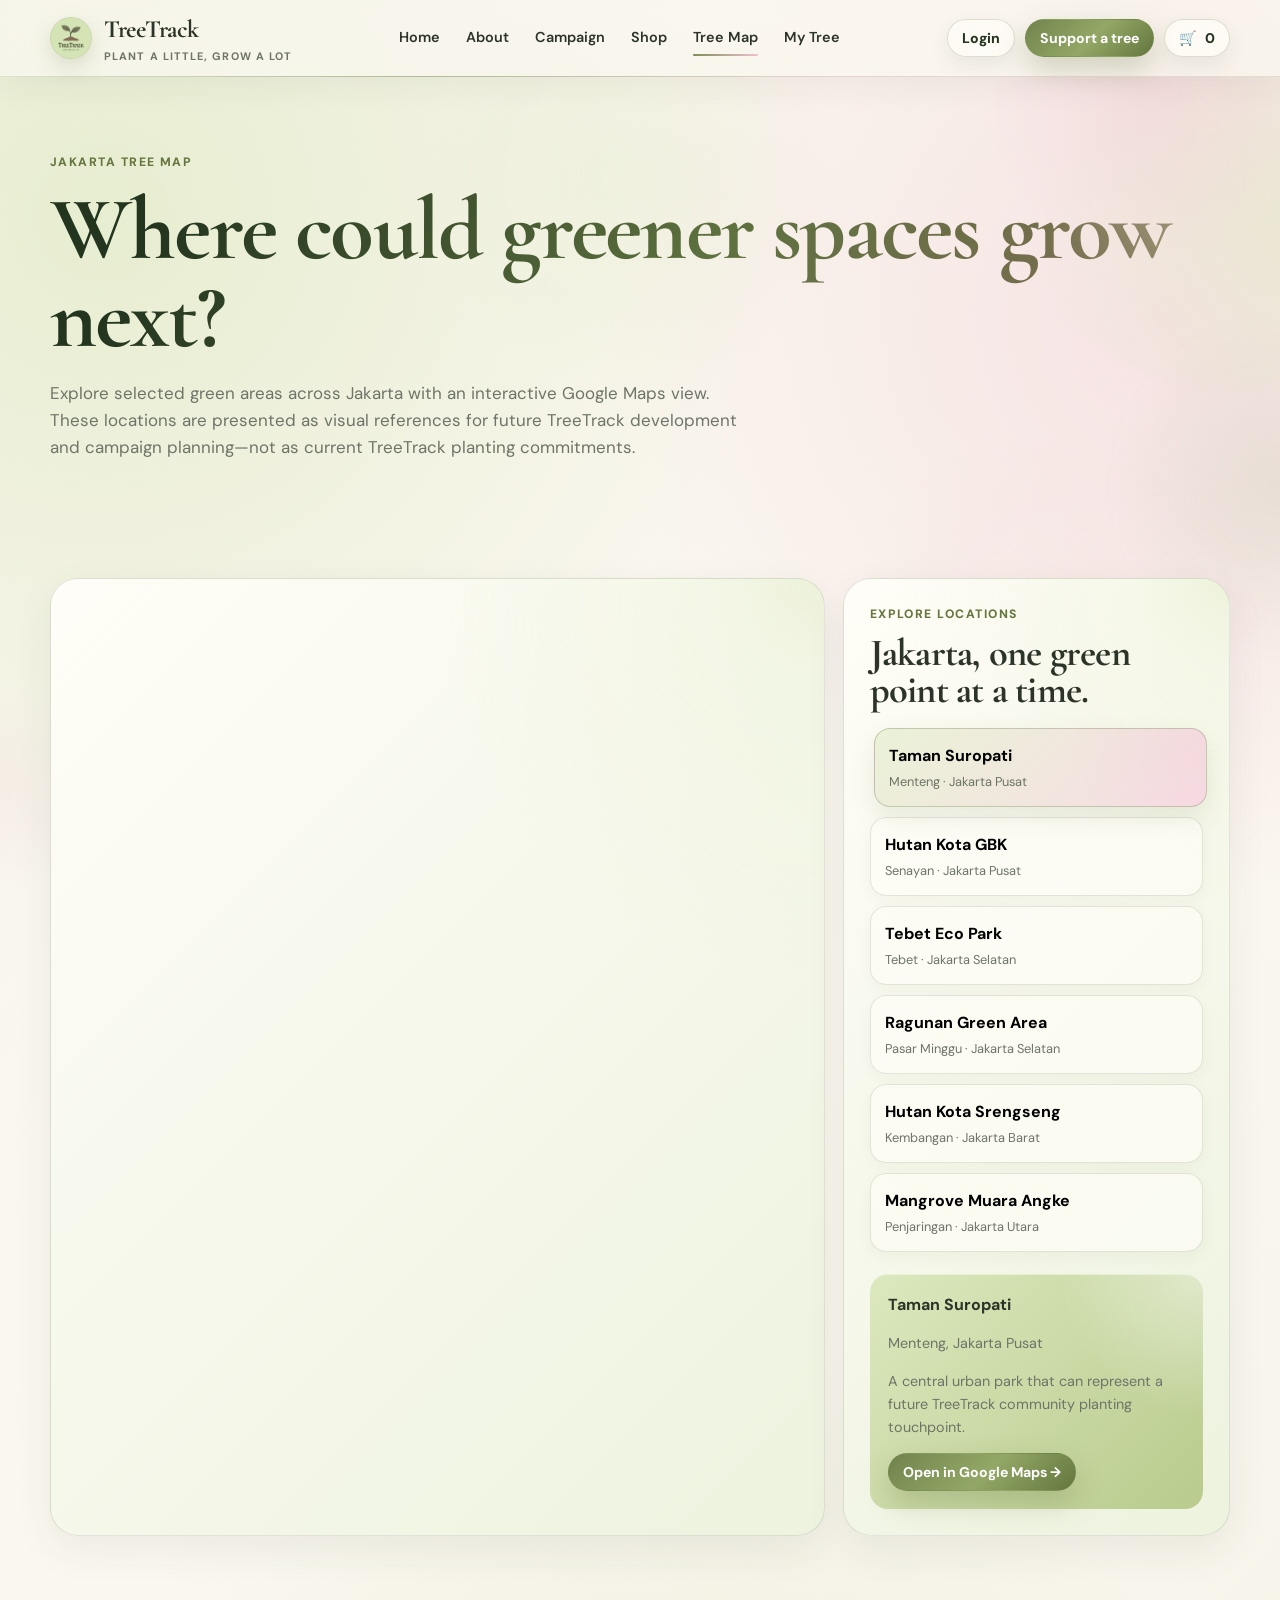
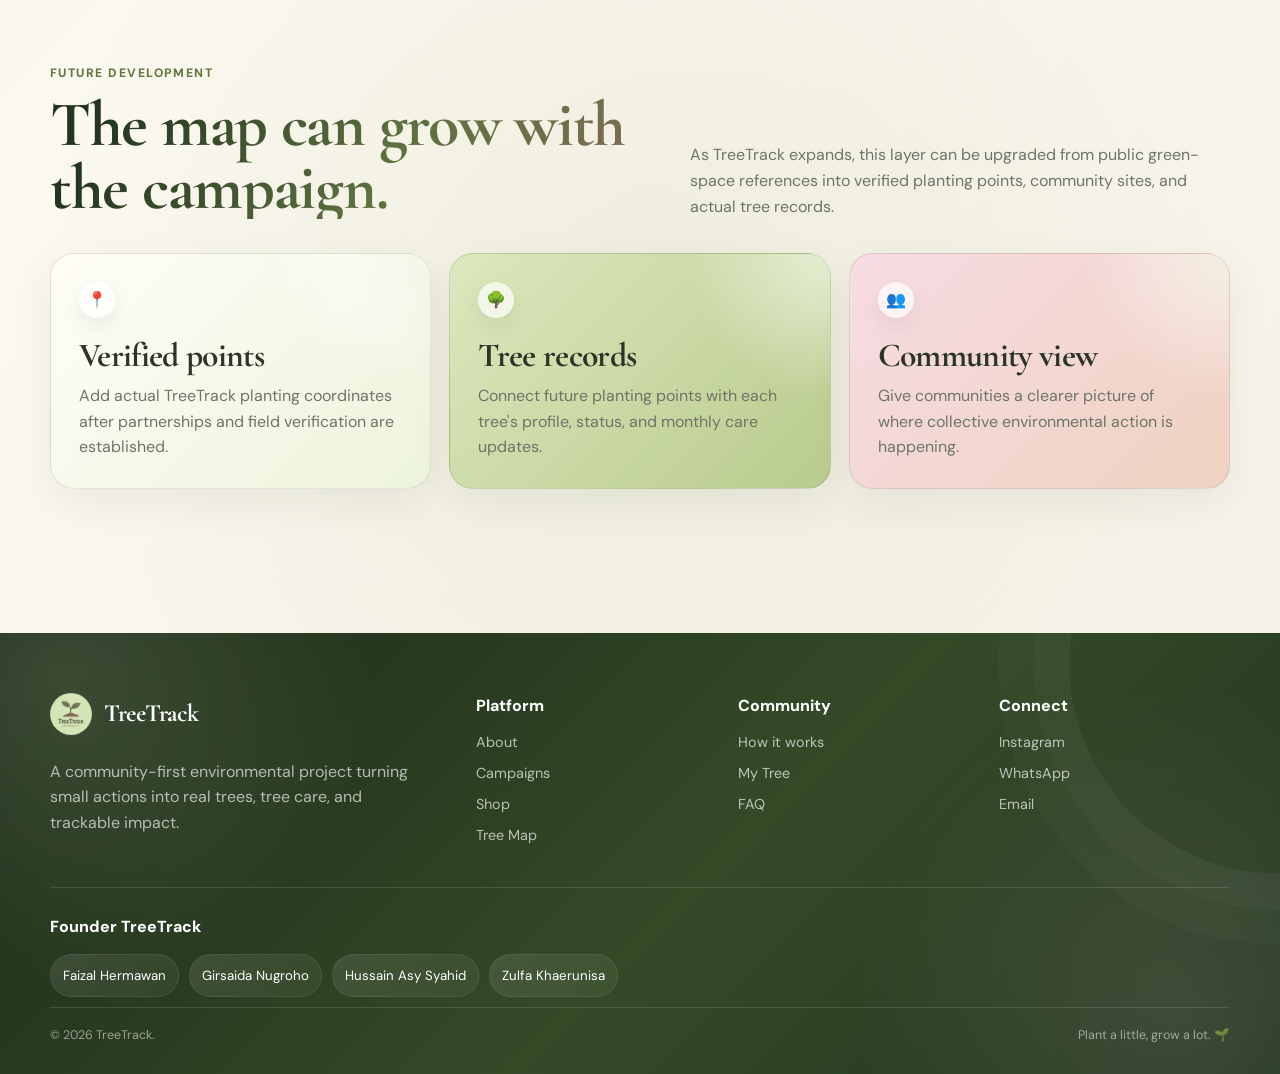
<file: map.html>
<!doctype html>
<html lang="en">
<head><meta charset="utf-8"><meta name="viewport" content="width=device-width, initial-scale=1"><meta name="description" content="TreeTrack interactive Jakarta tree map and future green-space development references."><title>TreeTrack Jakarta Tree Map</title><link rel="icon" href="assets/treetrack-logo.png"><link rel="stylesheet" href="css/styles.css"></head>
<body>
<header class="site-header"><div class="container navbar"><a class="brand" href="index.html"><span class="brand-mark"><img src="assets/treetrack-logo.png" alt="TreeTrack logo"></span><span><span class="brand-name">TreeTrack</span><span class="brand-tag">plant a little, grow a lot</span></span></a><button class="mobile-toggle" data-mobile-toggle type="button">☰</button><nav class="nav-links"><a href="index.html">Home</a><a href="about.html">About</a><a href="campaign.html">Campaign</a><a href="shop.html">Shop</a><a href="map.html">Tree Map</a><a href="my-tree.html">My Tree</a></nav><div class="nav-actions"><a class="btn btn-outline small" href="login.html" data-auth-link>Login</a><a class="btn btn-primary small" href="shop.html">Support a tree</a><a class="btn btn-outline small" href="checkout.html">🛒 <span data-cart-count>0</span></a></div></div></header>
<main>
  <section class="page-hero"><div class="container page-hero-inner"><div class="kicker">Jakarta Tree Map</div><h1>Where could greener spaces grow next?</h1><p>Explore selected green areas across Jakarta with an interactive Google Maps view. These locations are presented as visual references for future TreeTrack development and campaign planning—not as current TreeTrack planting commitments.</p></div></section>
  <section class="section tight"><div class="container"><div class="map-shell"><div class="map-frame"><iframe id="googleMap" title="Interactive Google Map"></iframe></div><aside class="map-side"><div class="kicker">Explore locations</div><h2 style="font-size:2.4rem">Jakarta, one green point at a time.</h2><div class="map-locations">
    <button class="location-btn active" type="button" data-map-id="suropati"><strong>Taman Suropati</strong><span>Menteng · Jakarta Pusat</span></button>
    <button class="location-btn" type="button" data-map-id="gbk"><strong>Hutan Kota GBK</strong><span>Senayan · Jakarta Pusat</span></button>
    <button class="location-btn" type="button" data-map-id="tebet"><strong>Tebet Eco Park</strong><span>Tebet · Jakarta Selatan</span></button>
    <button class="location-btn" type="button" data-map-id="ragunan"><strong>Ragunan Green Area</strong><span>Pasar Minggu · Jakarta Selatan</span></button>
    <button class="location-btn" type="button" data-map-id="srengseng"><strong>Hutan Kota Srengseng</strong><span>Kembangan · Jakarta Barat</span></button>
    <button class="location-btn" type="button" data-map-id="muara-angke"><strong>Mangrove Muara Angke</strong><span>Penjaringan · Jakarta Utara</span></button>
  </div><div class="map-detail" id="mapDetail"></div></aside></div></div></section>
  <section class="section tight"><div class="container"><div class="section-head"><div><div class="kicker">Future development</div><h2>The map can grow with the campaign.</h2></div><p>As TreeTrack expands, this layer can be upgraded from public green-space references into verified planting points, community sites, and actual tree records.</p></div><div class="story-grid"><article class="story-card"><span>📍</span><h3>Verified points</h3><p>Add actual TreeTrack planting coordinates after partnerships and field verification are established.</p></article><article class="story-card"><span>🌳</span><h3>Tree records</h3><p>Connect future planting points with each tree's profile, status, and monthly care updates.</p></article><article class="story-card"><span>👥</span><h3>Community view</h3><p>Give communities a clearer picture of where collective environmental action is happening.</p></article></div></div></section>
</main>
<footer class="site-footer"><div class="container"><div class="footer-grid"><div class="footer-brand"><div class="brand"><span class="brand-mark"><img src="assets/treetrack-logo.png" alt=""></span><span class="brand-name">TreeTrack</span></div><p>A community-first environmental project turning small actions into real trees, tree care, and trackable impact.</p></div><div><div class="footer-title">Platform</div><div class="footer-links"><a href="about.html">About</a><a href="campaign.html">Campaigns</a><a href="shop.html">Shop</a><a href="map.html">Tree Map</a></div></div><div><div class="footer-title">Community</div><div class="footer-links"><a href="about.html#how">How it works</a><a href="my-tree.html">My Tree</a><a href="about.html#faq">FAQ</a></div></div><div><div class="footer-title">Connect</div><div class="footer-links"><a href="https://instagram.com/treetrack.id" target="_blank" rel="noopener">Instagram</a><a href="https://wa.me/628139511928" target="_blank" rel="noopener">WhatsApp</a><a href="mailto:hello@treetrack.id">Email</a></div></div></div><div class="footer-founders"><div class="footer-title">Founder TreeTrack</div><div class="founder-list"><span class="founder">Faizal Hermawan</span><span class="founder">Girsaida Nugroho</span><span class="founder">Hussain Asy Syahid</span><span class="founder">Zulfa Khaerunisa</span></div></div><div class="footer-bottom"><span>© <span data-year></span> TreeTrack.</span><span>Plant a little, grow a lot. 🌱</span></div></div></footer><div class="toast"></div><script src="js/app.js"></script>
</body></html>
</file>
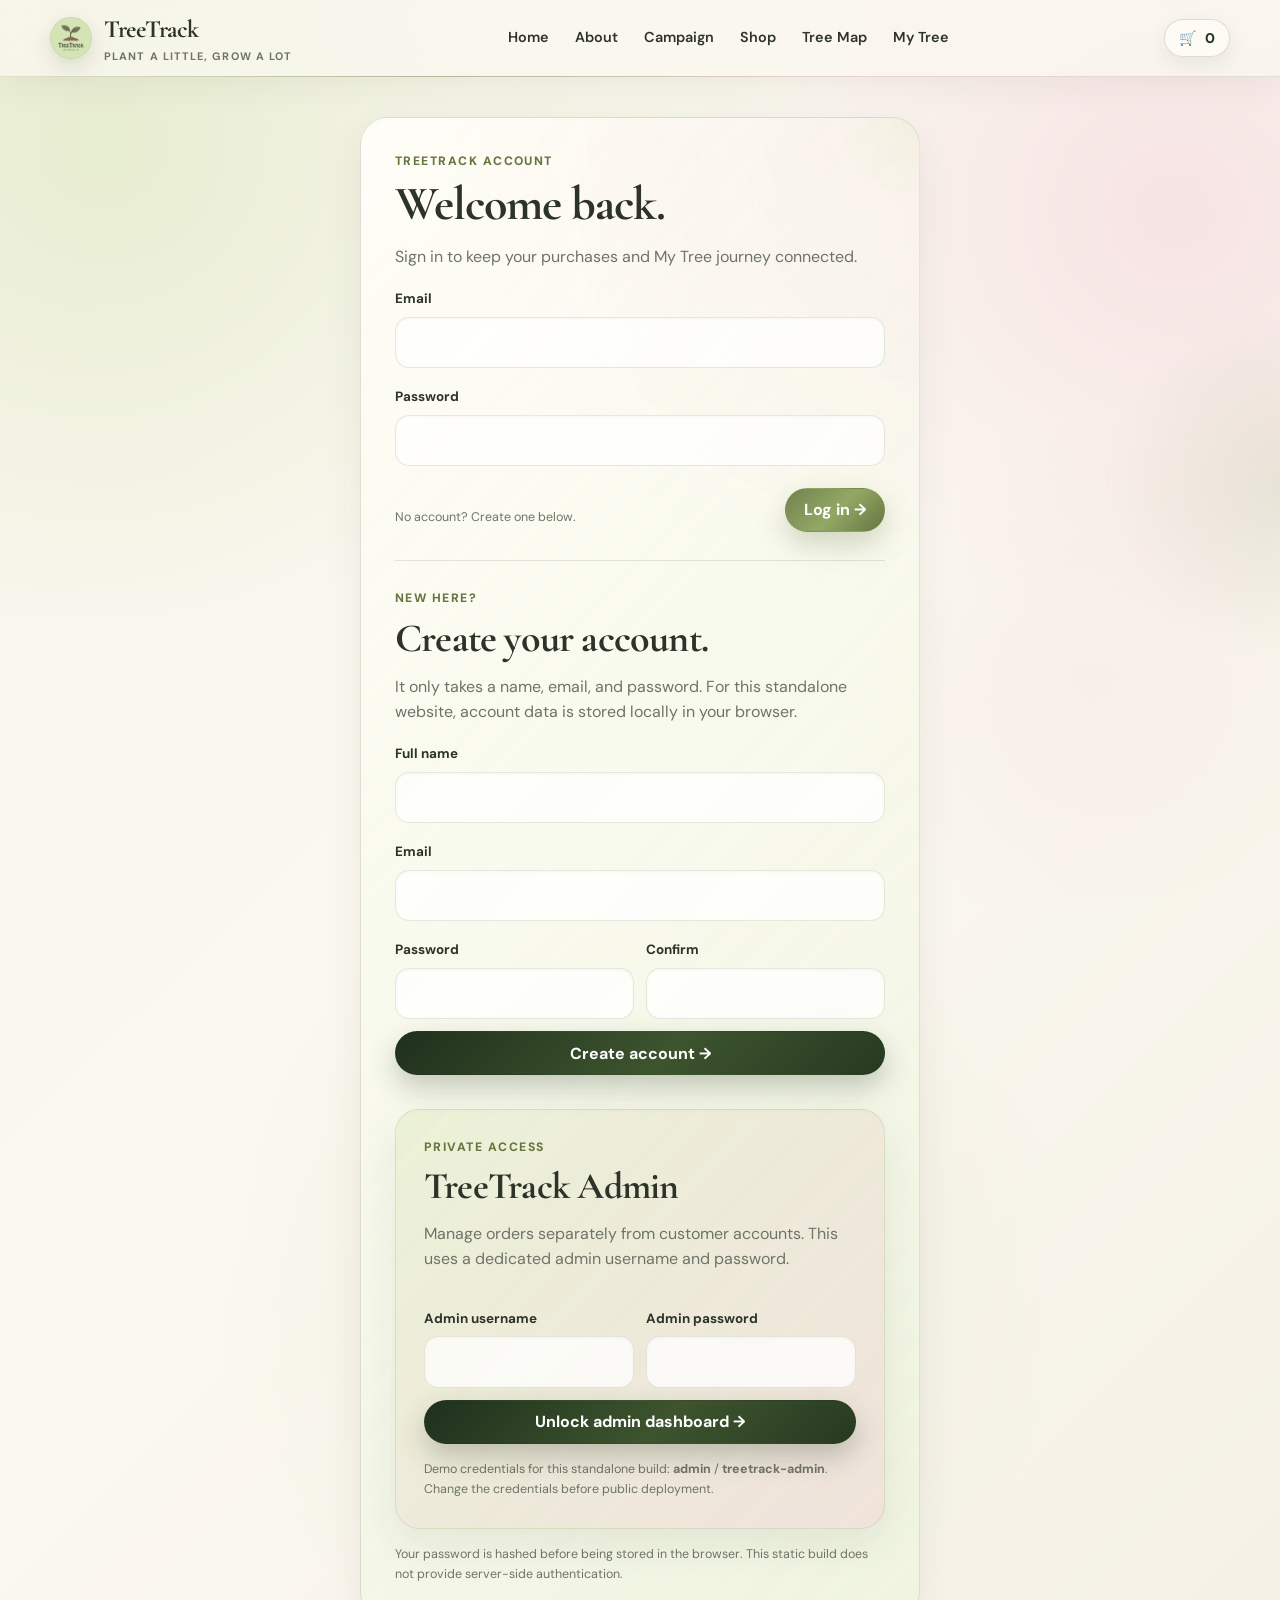
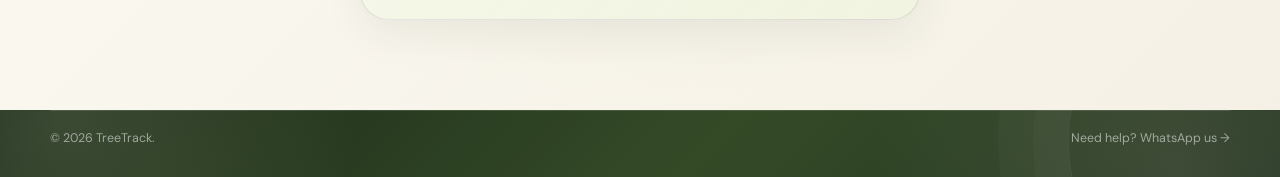
<file: my-tree.html>
<!doctype html>
<html lang="en">
<head><meta charset="utf-8"><meta name="viewport" content="width=device-width, initial-scale=1"><meta name="description" content="TreeTrack My Tree interactive virtual tree growth journey."><title>TreeTrack My Tree</title><link rel="icon" href="assets/treetrack-logo.png"><link rel="stylesheet" href="css/styles.css"></head>
<body>
<header class="site-header"><div class="container navbar"><a class="brand" href="index.html"><span class="brand-mark"><img src="assets/treetrack-logo.png" alt="TreeTrack logo"></span><span><span class="brand-name">TreeTrack</span><span class="brand-tag">plant a little, grow a lot</span></span></a><button class="mobile-toggle" data-mobile-toggle type="button">☰</button><nav class="nav-links"><a href="index.html">Home</a><a href="about.html">About</a><a href="campaign.html">Campaign</a><a href="shop.html">Shop</a><a href="map.html">Tree Map</a><a href="my-tree.html">My Tree</a></nav><div class="nav-actions"><a class="btn btn-outline small" href="account.html" data-auth-link>Login</a><a class="btn btn-outline small" href="shop.html">Shop</a></div></div></header>
<main>
  <section class="page-hero"><div class="container page-hero-inner"><div class="kicker">My Tree · Interactive</div><h1>Watch something real begin.</h1><p>Each TreeTrack #1 purchase can create a virtual tree adoption entry. Monthly campaign updates can move the journey from waiting, to planted, to sprout, to growing.</p></div></section>
  <section class="section tight"><div class="container" id="treeRoot"></div></section>
</main>
<footer class="site-footer"><div class="container"><div class="footer-grid"><div class="footer-brand"><div class="brand"><span class="brand-mark"><img src="assets/treetrack-logo.png" alt=""></span><span class="brand-name">TreeTrack</span></div><p>A community-first environmental project turning small actions into real trees, tree care, and trackable impact.</p></div><div><div class="footer-title">Platform</div><div class="footer-links"><a href="about.html">About</a><a href="campaign.html">Campaign #1</a><a href="shop.html">Shop</a><a href="map.html">Tree Map</a></div></div><div><div class="footer-title">Community</div><div class="footer-links"><a href="account.html">My account</a><a href="about.html#faq">FAQ</a></div></div><div><div class="footer-title">Connect</div><div class="footer-links"><a href="https://instagram.com/treetrack.id" target="_blank" rel="noopener">Instagram</a><a href="https://wa.me/628139511928" target="_blank" rel="noopener">WhatsApp</a></div></div></div><div class="footer-founders"><div class="footer-title">Founder TreeTrack</div><div class="founder-list"><span class="founder">Faizal Hermawan</span><span class="founder">Girsaida Nugroho</span><span class="founder">Hussain Asy Syahid</span><span class="founder">Zulfa Khaerunisa</span></div></div><div class="footer-bottom"><span>© <span data-year></span> TreeTrack.</span><span>Plant a little, grow a lot. 🌱</span></div></div></footer><div class="toast"></div><script src="js/app.js"></script>
</body></html>
</file>
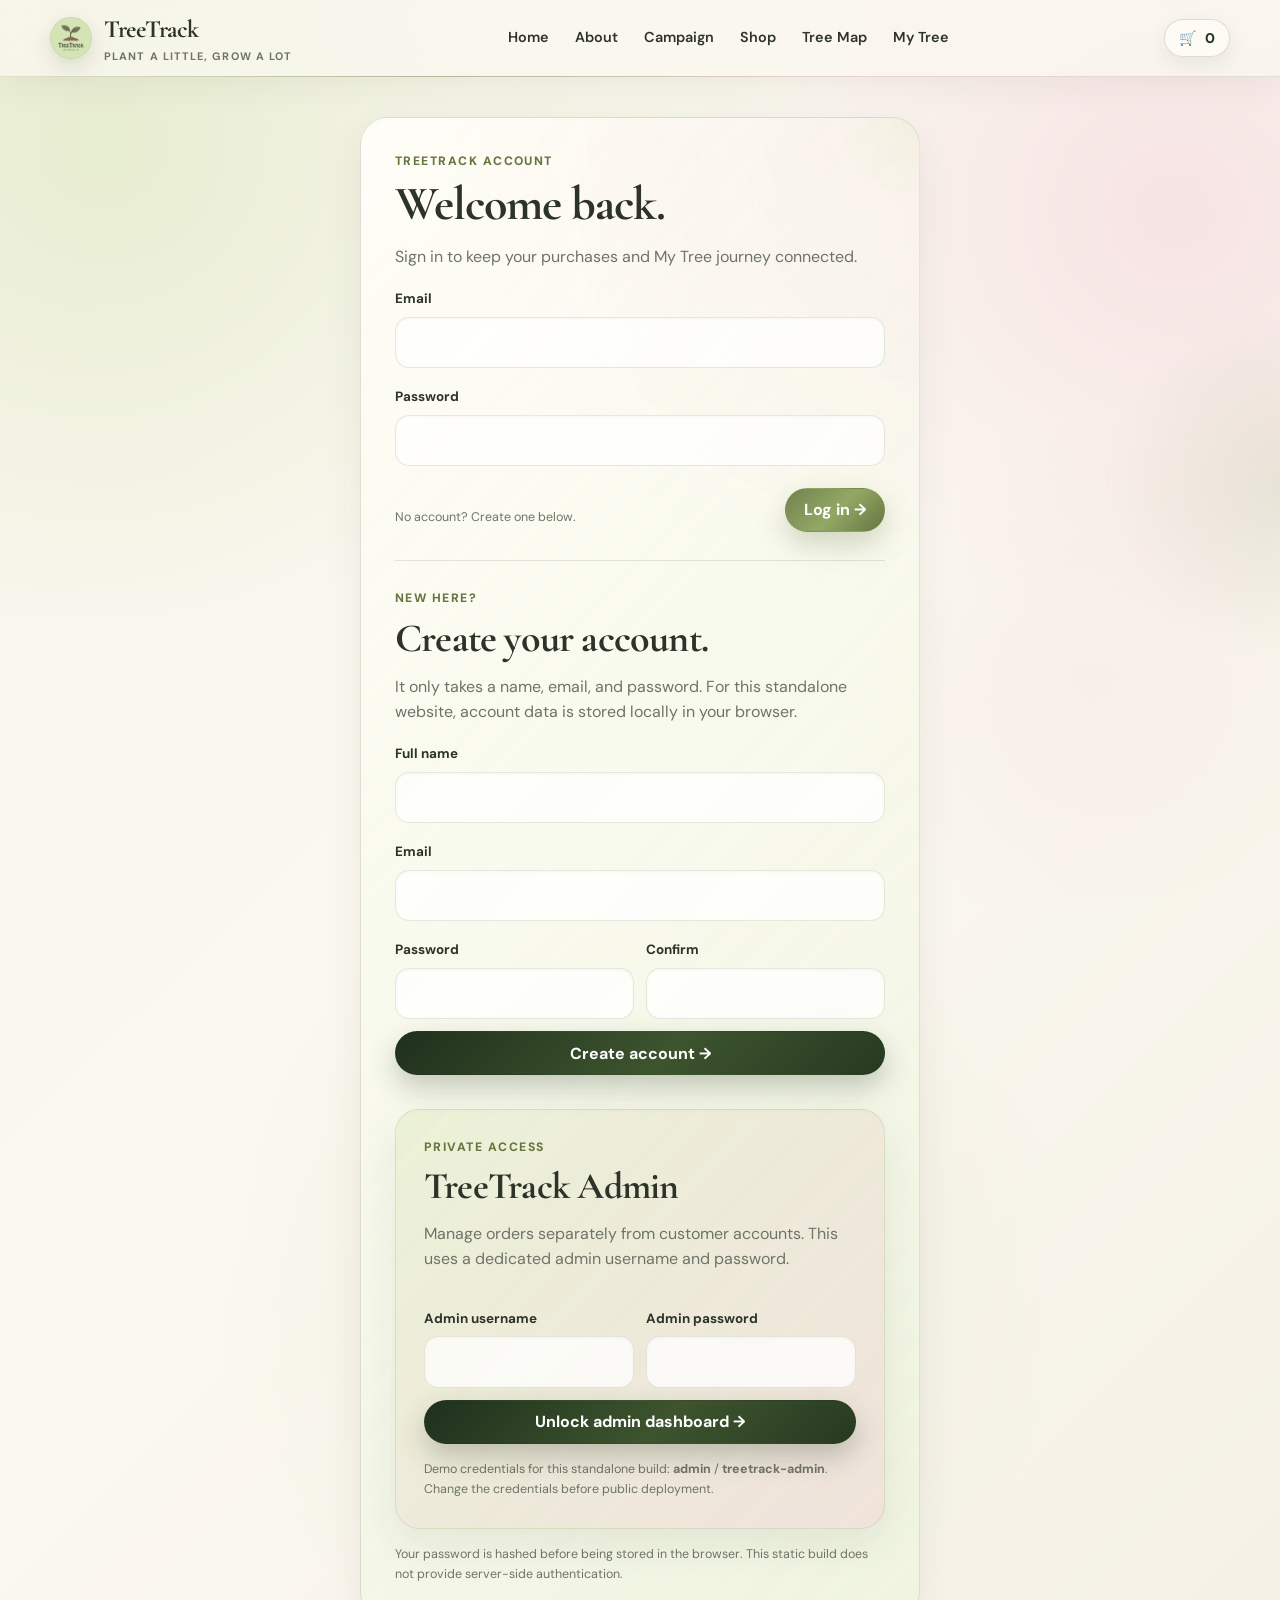
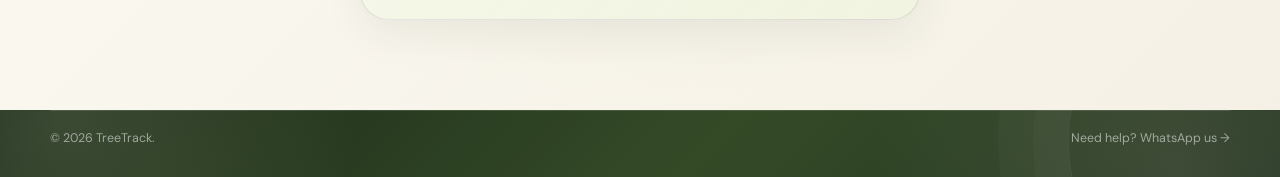
<file: payment.html>
<!doctype html>
<html lang="en">
<head><meta charset="utf-8"><meta name="viewport" content="width=device-width, initial-scale=1"><meta name="description" content="TreeTrack manual payment confirmation via WhatsApp."><title>TreeTrack Payment</title><link rel="icon" href="assets/treetrack-logo.png"><link rel="stylesheet" href="css/styles.css"></head>
<body>
<header class="site-header"><div class="container navbar"><a class="brand" href="index.html"><span class="brand-mark"><img src="assets/treetrack-logo.png" alt="TreeTrack logo"></span><span><span class="brand-name">TreeTrack</span><span class="brand-tag">plant a little, grow a lot</span></span></a><button class="mobile-toggle" data-mobile-toggle type="button">☰</button><nav class="nav-links"><a href="index.html">Home</a><a href="campaign.html">Campaign</a><a href="shop.html">Shop</a><a href="map.html">Tree Map</a><a href="my-tree.html">My Tree</a></nav><div class="nav-actions"><a class="btn btn-outline small" href="account.html" data-auth-link>Login</a></div></div></header>
<main><section class="page-hero"><div class="container page-hero-inner"><div class="kicker">Manual payment</div><h1>Your order is saved.</h1><p>Use the WhatsApp button below to confirm your payment with the TreeTrack team.</p></div></section><section class="section tight"><div class="container" id="paymentRoot"></div></section></main>
<footer class="site-footer"><div class="container"><div class="footer-bottom"><span>© <span data-year></span> TreeTrack.</span><span>WhatsApp: +62 813-9511-928</span></div></div></footer><div class="toast"></div><script src="js/app.js"></script>
</body></html>
</file>
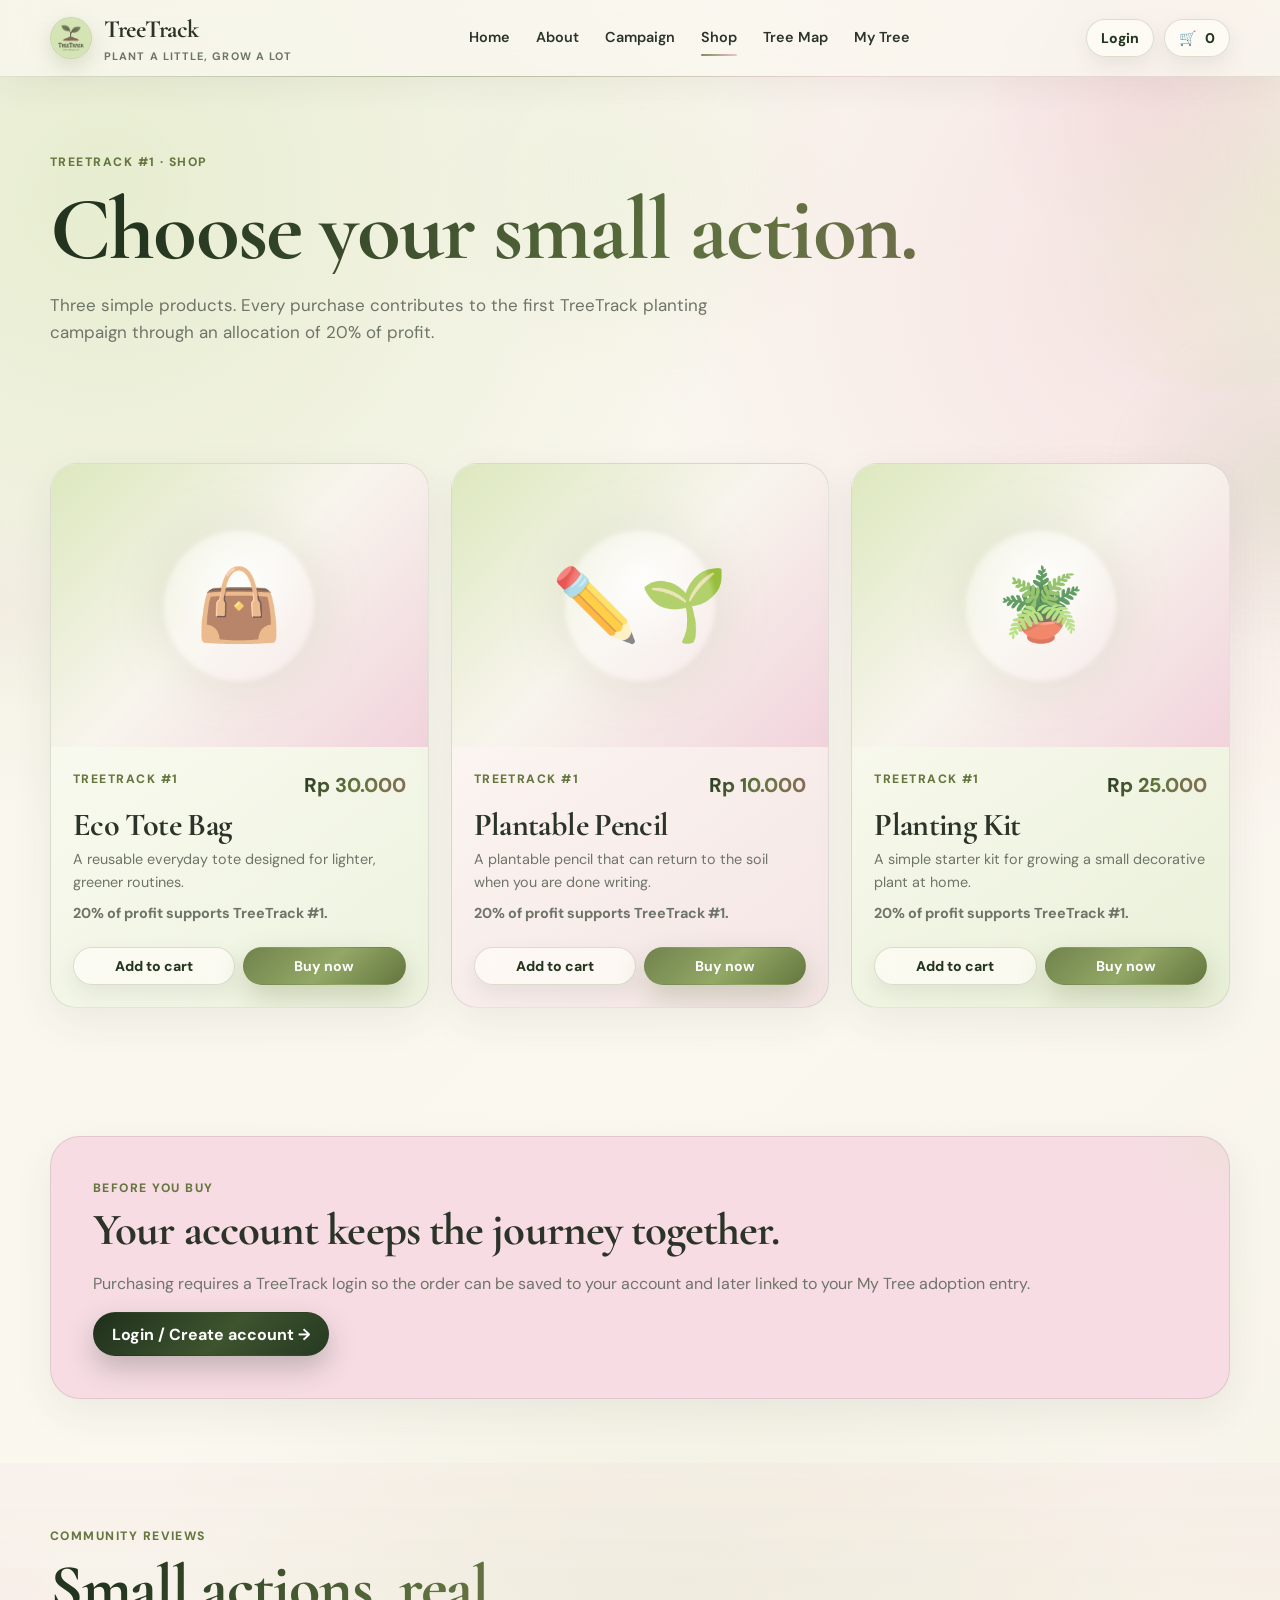
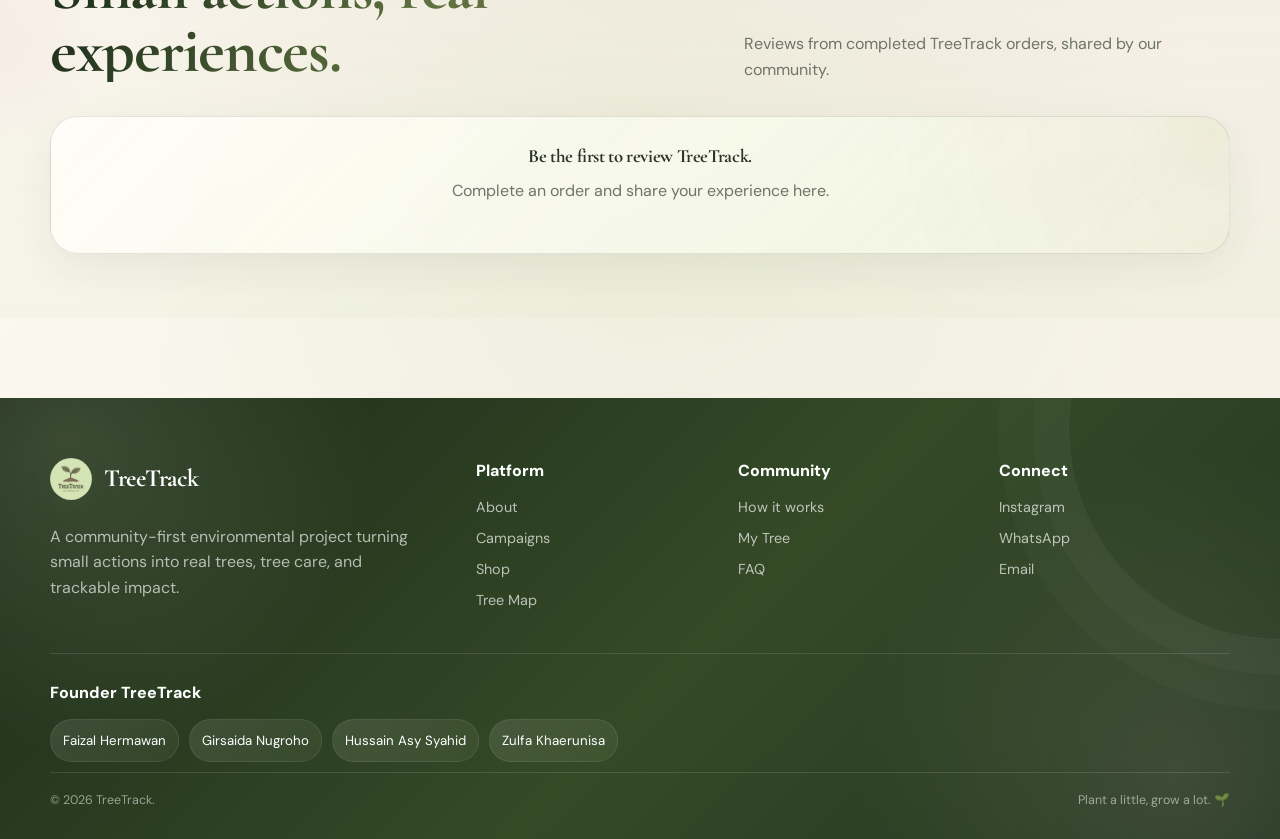
<file: shop.html>
<!doctype html>
<html lang="en">
<head><meta charset="utf-8"><meta name="viewport" content="width=device-width, initial-scale=1"><meta name="description" content="TreeTrack #1 products — eco tote bag, plantable pencil, planting kit."><title>TreeTrack Shop</title><link rel="icon" href="assets/treetrack-logo.png"><link rel="stylesheet" href="css/styles.css"></head>
<body>
<header class="site-header"><div class="container navbar"><a class="brand" href="index.html"><span class="brand-mark"><img src="assets/treetrack-logo.png" alt="TreeTrack logo"></span><span><span class="brand-name">TreeTrack</span><span class="brand-tag">plant a little, grow a lot</span></span></a><button class="mobile-toggle" data-mobile-toggle type="button">☰</button><nav class="nav-links"><a href="index.html">Home</a><a href="about.html">About</a><a href="campaign.html">Campaign</a><a href="shop.html">Shop</a><a href="map.html">Tree Map</a><a href="my-tree.html">My Tree</a></nav><div class="nav-actions"><a class="btn btn-outline small" href="login.html" data-auth-link>Login</a><a class="btn btn-outline small" href="checkout.html">🛒 <span data-cart-count>0</span></a></div></div></header>
<main>
  <section class="page-hero"><div class="container page-hero-inner"><div class="kicker">TreeTrack #1 · Shop</div><h1>Choose your small action.</h1><p>Three simple products. Every purchase contributes to the first TreeTrack planting campaign through an allocation of 20% of profit.</p></div></section>
  <section class="section tight"><div class="container"><div class="products" id="productGrid"></div></div></section>
  <section class="section tight"><div class="container"><div class="text-card" style="background:var(--pink-soft)"><div class="kicker">Before you buy</div><h3>Your account keeps the journey together.</h3><p>Purchasing requires a TreeTrack login so the order can be saved to your account and later linked to your My Tree adoption entry.</p><a class="btn btn-dark" href="login.html?redirect=checkout.html">Login / Create account →</a></div></div></section>
  <section class="section tight shop-reviews-section"><div class="container"><div class="section-head"><div><div class="kicker">Community reviews</div><h2>Small actions, real experiences.</h2></div><p>Reviews from completed TreeTrack orders, shared by our community.</p></div><div class="reviews-grid" id="shopReviews"></div></div></section>
</main>
<footer class="site-footer"><div class="container"><div class="footer-grid"><div class="footer-brand"><div class="brand"><span class="brand-mark"><img src="assets/treetrack-logo.png" alt=""></span><span class="brand-name">TreeTrack</span></div><p>A community-first environmental project turning small actions into real trees, tree care, and trackable impact.</p></div><div><div class="footer-title">Platform</div><div class="footer-links"><a href="about.html">About</a><a href="campaign.html">Campaigns</a><a href="shop.html">Shop</a><a href="map.html">Tree Map</a></div></div><div><div class="footer-title">Community</div><div class="footer-links"><a href="about.html#how">How it works</a><a href="my-tree.html">My Tree</a><a href="about.html#faq">FAQ</a></div></div><div><div class="footer-title">Connect</div><div class="footer-links"><a href="https://instagram.com/treetrack.id" target="_blank" rel="noopener">Instagram</a><a href="https://wa.me/628139511928" target="_blank" rel="noopener">WhatsApp</a><a href="mailto:hello@treetrack.id">Email</a></div></div></div><div class="footer-founders"><div class="footer-title">Founder TreeTrack</div><div class="founder-list"><span class="founder">Faizal Hermawan</span><span class="founder">Girsaida Nugroho</span><span class="founder">Hussain Asy Syahid</span><span class="founder">Zulfa Khaerunisa</span></div></div><div class="footer-bottom"><span>© <span data-year></span> TreeTrack.</span><span>Plant a little, grow a lot. 🌱</span></div></div></footer><div class="toast"></div><script src="js/app.js"></script>
</body></html>
</file>
<file: css/styles.css>
@import url('https://fonts.googleapis.com/css2?family=Caveat:wght@500;600&family=Cormorant+Garamond:wght@500;600;700&family=DM+Sans:wght@400;500;600;700&display=swap');

:root {
  --forest: #23351f;
  --forest-2: #31462a;
  --olive: #7d8f57;
  --olive-dark: #65763f;
  --sage: #dce8be;
  --sage-2: #eaf2d7;
  --cream: #f8f5ed;
  --paper: #fffdf7;
  --pink: #efc1cf;
  --pink-soft: #f7dce4;
  --brown: #6b5444;
  --ink: #2c3429;
  --muted: #6e7468;
  --line: rgba(44, 52, 41, 0.12);
  --shadow: 0 18px 50px rgba(43, 53, 36, 0.12);
  --radius: 24px;
  --radius-sm: 16px;
  --max: 1180px;
}

* { box-sizing: border-box; }
html { scroll-behavior: smooth; }
body {
  margin: 0;
  background: var(--cream);
  color: var(--ink);
  font-family: 'DM Sans', Arial, sans-serif;
  line-height: 1.6;
}
a { color: inherit; text-decoration: none; }
button, input, select, textarea { font: inherit; }
button { cursor: pointer; }
img { display: block; max-width: 100%; }

h1, h2, h3, .display {
  font-family: 'Cormorant Garamond', Georgia, serif;
  line-height: 0.98;
  margin: 0;
  letter-spacing: -0.02em;
}
.hand { font-family: 'Caveat', cursive; }
.container { width: min(var(--max), calc(100% - 40px)); margin: 0 auto; }

.site-header {
  position: sticky;
  top: 0;
  z-index: 50;
  backdrop-filter: blur(16px);
  background: rgba(248, 245, 237, 0.9);
  border-bottom: 1px solid var(--line);
}
.navbar {
  min-height: 76px;
  display: flex;
  align-items: center;
  justify-content: space-between;
  gap: 24px;
}
.brand {
  display: inline-flex;
  align-items: center;
  gap: 12px;
  font-weight: 700;
}
.brand-mark {
  width: 42px;
  height: 42px;
  border-radius: 50%;
  overflow: hidden;
  background: var(--sage);
  border: 1px solid rgba(35,53,31,0.1);
  flex: 0 0 auto;
}
.brand-mark img { width: 100%; height: 100%; object-fit: cover; }
.brand-name { font-family: 'Cormorant Garamond', Georgia, serif; font-size: 1.55rem; letter-spacing: -0.02em; }
.brand-tag { display: block; color: var(--muted); font-size: 0.68rem; letter-spacing: .1em; text-transform: uppercase; margin-top: -2px; }
.nav-links { display: flex; gap: 18px; align-items: center; }
.nav-links a, .nav-links button {
  border: 0;
  background: none;
  color: var(--ink);
  font-weight: 600;
  font-size: 0.9rem;
  padding: 8px 4px;
}
.nav-links a:hover, .nav-links button:hover { color: var(--olive-dark); }
.nav-actions { display: flex; align-items: center; gap: 10px; }
.mobile-toggle { display: none; border: 1px solid var(--line); background: var(--paper); padding: 10px 12px; border-radius: 12px; }

.btn {
  display: inline-flex;
  align-items: center;
  justify-content: center;
  gap: 8px;
  min-height: 44px;
  padding: 0 18px;
  border-radius: 999px;
  border: 1px solid transparent;
  font-weight: 700;
  transition: transform .2s ease, background .2s ease, box-shadow .2s ease;
}
.btn:hover { transform: translateY(-1px); }
.btn-primary { background: var(--olive); color: #fff; box-shadow: 0 10px 24px rgba(125,143,87,.25); }
.btn-primary:hover { background: var(--olive-dark); }
.btn-outline { background: var(--paper); border-color: var(--line); }
.btn-pink { background: var(--pink); }
.btn-dark { background: var(--forest); color: #fff; }
.btn-ghost { background: transparent; border-color: var(--line); }
.btn.small { min-height: 38px; padding: 0 14px; font-size: .88rem; }
.btn.block { width: 100%; }

.hero {
  min-height: 78vh;
  padding: 48px 0 40px;
  display: grid;
  align-items: center;
}
.hero-panel {
  position: relative;
  min-height: 640px;
  border-radius: 36px;
  overflow: hidden;
  background: var(--forest);
  box-shadow: var(--shadow);
}
.hero-panel::before {
  content: '';
  position: absolute;
  inset: 0;
  background: linear-gradient(90deg, rgba(20,35,22,.93) 0%, rgba(26,49,29,.74) 52%, rgba(26,49,29,.2) 100%);
  z-index: 1;
}
.hero-image { position: absolute; inset: 0; width: 100%; height: 100%; object-fit: cover; object-position: center; }
.hero-content { position: relative; z-index: 2; width: min(700px, 88%); padding: 90px 72px; color: #fff; }
.eyebrow {
  display: inline-flex;
  align-items: center;
  gap: 8px;
  padding: 7px 12px;
  border-radius: 999px;
  background: rgba(220,232,190,.18);
  border: 1px solid rgba(220,232,190,.25);
  color: var(--sage);
  font-size: .73rem;
  text-transform: uppercase;
  letter-spacing: .12em;
  font-weight: 700;
}
.hero h1 { font-size: clamp(4rem, 8vw, 7rem); margin: 20px 0 24px; }
.hero h1 em { color: var(--sage); font-style: normal; }
.hero-copy { font-size: 1.08rem; max-width: 580px; color: rgba(255,255,255,.85); }
.hero-actions { display: flex; gap: 12px; flex-wrap: wrap; margin-top: 30px; }
.hero-note { margin-top: 24px; color: rgba(255,255,255,.65); font-size: .83rem; }

.section { padding: 88px 0; }
.section.tight { padding: 64px 0; }
.section-head { display: flex; justify-content: space-between; align-items: end; gap: 24px; margin-bottom: 34px; }
.section-head h2 { font-size: clamp(2.3rem, 5vw, 4rem); max-width: 700px; }
.section-head p { max-width: 540px; color: var(--muted); margin: 0; }
.kicker { color: var(--olive-dark); font-size: .76rem; font-weight: 800; letter-spacing: .12em; text-transform: uppercase; margin-bottom: 10px; }

.split { display: grid; grid-template-columns: 1fr 1fr; gap: 28px; align-items: stretch; }
.photo-card {
  min-height: 520px;
  border-radius: 30px;
  overflow: hidden;
  position: relative;
  background: var(--forest);
  box-shadow: var(--shadow);
}
.photo-card img { width: 100%; height: 100%; object-fit: cover; }
.photo-card .overlay { position: absolute; inset: 0; background: linear-gradient(180deg, rgba(35,53,31,.05), rgba(35,53,31,.9)); }
.photo-card .photo-copy { position: absolute; inset: auto 30px 30px; color: #fff; z-index: 2; }
.photo-copy h3 { font-size: 2.7rem; margin-bottom: 8px; }
.photo-copy p { color: rgba(255,255,255,.82); margin: 0; }
.text-card { background: var(--paper); border: 1px solid var(--line); border-radius: 30px; padding: 42px; }
.text-card h3 { font-size: 2.8rem; margin-bottom: 18px; }
.text-card p { color: var(--muted); }

.story-grid { display: grid; grid-template-columns: repeat(3, 1fr); gap: 18px; }
.story-card { padding: 28px; border-radius: var(--radius); background: var(--paper); border: 1px solid var(--line); min-height: 220px; }
.story-card:nth-child(2) { background: var(--sage); }
.story-card:nth-child(3) { background: var(--pink-soft); }
.story-card span { display: inline-flex; width: 36px; height: 36px; align-items: center; justify-content: center; border-radius: 50%; background: rgba(255,255,255,.7); margin-bottom: 22px; }
.story-card h3 { font-size: 2.1rem; margin-bottom: 10px; }
.story-card p { color: var(--muted); margin: 0; }

.stat-grid { display: grid; grid-template-columns: repeat(4, 1fr); gap: 14px; }
.stat-card { background: var(--paper); border: 1px solid var(--line); border-radius: 18px; padding: 24px; }
.stat-card strong { display: block; font-size: 2rem; font-family: 'Cormorant Garamond', serif; }
.stat-card span { color: var(--muted); font-size: .84rem; }

.sdgs { display: grid; grid-template-columns: repeat(3, 1fr); gap: 18px; }
.sdg-card { border-radius: var(--radius); padding: 28px; border: 1px solid var(--line); background: var(--paper); }
.sdg-card:nth-child(2) { background: var(--pink-soft); }
.sdg-card:nth-child(3) { background: var(--sage); }
.sdg-tag { display: inline-flex; padding: 6px 9px; border-radius: 10px; background: var(--forest); color: #fff; font-weight: 700; font-size: .72rem; }
.sdg-card h3 { font-size: 2rem; margin: 24px 0 10px; }
.sdg-card p { margin: 0; color: var(--muted); }

.campaign-banner {
  background: var(--forest);
  border-radius: 32px;
  overflow: hidden;
  display: grid;
  grid-template-columns: 1.1fr .9fr;
  min-height: 460px;
}
.campaign-banner .copy { padding: 54px; color: #fff; display: flex; flex-direction: column; justify-content: center; }
.campaign-banner h2 { font-size: clamp(3rem, 6vw, 5.5rem); }
.campaign-banner p { color: rgba(255,255,255,.75); max-width: 560px; }
.campaign-banner .media img { width: 100%; height: 100%; object-fit: cover; }

.products { display: grid; grid-template-columns: repeat(3, 1fr); gap: 18px; }
.product-card { background: var(--paper); border: 1px solid var(--line); border-radius: 26px; overflow: hidden; display: flex; flex-direction: column; }
.product-media { aspect-ratio: 4 / 3; background: linear-gradient(135deg, var(--sage), var(--paper)); display: grid; place-items: center; font-size: 4.4rem; }
.product-body { padding: 22px; display: flex; flex-direction: column; gap: 8px; flex: 1; }
.product-meta { display: flex; align-items: center; justify-content: space-between; gap: 12px; }
.product-body h3 { font-size: 2rem; }
.product-body p { color: var(--muted); font-size: .9rem; margin: 0; }
.price { font-size: 1.25rem; font-weight: 800; color: var(--olive-dark); }
.product-actions { display: flex; gap: 8px; margin-top: auto; padding-top: 14px; }
.product-actions .btn { flex: 1; }

.map-shell { display: grid; grid-template-columns: 1.4fr .7fr; gap: 18px; }
.map-frame { background: var(--paper); border: 1px solid var(--line); border-radius: 28px; overflow: hidden; min-height: 540px; }
.map-frame iframe { width: 100%; height: 100%; min-height: 540px; border: 0; }
.map-side { background: var(--paper); border: 1px solid var(--line); border-radius: 28px; padding: 26px; }
.map-locations { display: grid; gap: 10px; margin-top: 18px; }
.location-btn { border: 1px solid var(--line); background: transparent; padding: 14px; border-radius: 16px; text-align: left; transition: .2s ease; }
.location-btn.active, .location-btn:hover { background: var(--sage-2); border-color: rgba(101,118,63,.25); }
.location-btn strong { display: block; }
.location-btn span { display: block; font-size: .8rem; color: var(--muted); margin-top: 3px; }
.map-detail { margin-top: 22px; padding: 18px; border-radius: 18px; background: var(--sage); }
.map-detail p { color: var(--muted); font-size: .9rem; }

.page-hero { padding: 76px 0 36px; }
.page-hero-inner { max-width: 860px; }
.page-hero h1 { font-size: clamp(3.3rem, 7vw, 6rem); margin: 14px 0 18px; }
.page-hero p { max-width: 700px; color: var(--muted); font-size: 1.06rem; }

.timeline { display: grid; grid-template-columns: repeat(4, 1fr); gap: 0; border: 1px solid var(--line); border-radius: 24px; overflow: hidden; background: var(--paper); }
.timeline-item { padding: 26px; border-right: 1px solid var(--line); min-height: 180px; }
.timeline-item:last-child { border-right: 0; }
.timeline-item .num { font-size: .74rem; font-weight: 800; color: var(--olive-dark); letter-spacing: .12em; }
.timeline-item h3 { font-size: 1.8rem; margin: 16px 0 8px; }
.timeline-item p { margin: 0; color: var(--muted); font-size: .88rem; }

.form-wrap { max-width: 560px; margin: 40px auto 90px; }
.form-card { background: var(--paper); border: 1px solid var(--line); border-radius: 28px; padding: 34px; box-shadow: var(--shadow); }
.form-card h1 { font-size: 3rem; margin-bottom: 10px; }
.form-card > p { color: var(--muted); }
.field { display: grid; gap: 7px; margin-top: 18px; }
.field label { font-size: .84rem; font-weight: 700; }
.field input, .field textarea, .field select {
  width: 100%;
  min-height: 46px;
  padding: 12px 14px;
  border: 1px solid var(--line);
  border-radius: 14px;
  background: #fff;
  color: var(--ink);
  outline: none;
}
.field textarea { min-height: 110px; resize: vertical; }
.field input:focus, .field textarea:focus, .field select:focus { border-color: var(--olive); box-shadow: 0 0 0 4px rgba(125,143,87,.12); }
.form-row { display: grid; grid-template-columns: 1fr 1fr; gap: 12px; }
.form-footer { margin-top: 22px; display: flex; gap: 10px; align-items: center; justify-content: space-between; flex-wrap: wrap; }
.form-note { font-size: .78rem; color: var(--muted); margin-top: 16px; }
.alert { padding: 12px 14px; border-radius: 14px; margin-top: 16px; font-size: .88rem; display: none; }
.alert.show { display: block; }
.alert.error { background: #f8dfdf; color: #823c3c; }
.alert.success { background: var(--sage); color: var(--forest); }

.checkout-grid { display: grid; grid-template-columns: 1.2fr .8fr; gap: 18px; align-items: start; }
.summary-card { background: var(--paper); border: 1px solid var(--line); border-radius: 24px; padding: 24px; position: sticky; top: 98px; }
.summary-item { display: flex; justify-content: space-between; gap: 12px; padding: 14px 0; border-bottom: 1px solid var(--line); }
.summary-item:last-child { border-bottom: 0; }
.summary-total { display: flex; justify-content: space-between; padding-top: 18px; font-weight: 800; font-size: 1.08rem; }

.account-grid { display: grid; grid-template-columns: .7fr 1.3fr; gap: 18px; }
.profile-card, .orders-card { background: var(--paper); border: 1px solid var(--line); border-radius: 24px; padding: 28px; }
.avatar { width: 62px; height: 62px; display: grid; place-items: center; border-radius: 50%; background: var(--sage); color: var(--forest); font-weight: 800; font-size: 1.4rem; }
.profile-card h2 { font-size: 2.1rem; margin: 16px 0 4px; }
.profile-card p { margin: 0; color: var(--muted); }
.order-row { display: grid; grid-template-columns: 1.5fr .7fr .8fr .6fr; gap: 10px; align-items: center; padding: 16px 0; border-bottom: 1px solid var(--line); }
.order-row:last-child { border-bottom: 0; }
.status { display: inline-flex; width: fit-content; padding: 5px 8px; border-radius: 999px; background: var(--sage); color: var(--forest); font-size: .72rem; font-weight: 800; }
.status.waiting { background: var(--pink-soft); }

.tree-app { display: grid; grid-template-columns: .7fr 1.3fr; gap: 18px; align-items: stretch; }
.tree-panel, .tree-info { background: var(--paper); border: 1px solid var(--line); border-radius: 28px; }
.tree-panel { min-height: 620px; padding: 26px; position: relative; overflow: hidden; }
.tree-scene {
  position: relative;
  min-height: 520px;
  border-radius: 22px;
  background: radial-gradient(circle at 50% 18%, #fffde9 0, rgba(255,253,231,.8) 20%, rgba(220,232,190,.85) 55%, #c5d4a1 100%);
  overflow: hidden;
  perspective: 800px;
}
.tree-scene::after {
  content: '';
  position: absolute;
  left: -15%; right: -15%; bottom: -25px; height: 190px;
  background: #7b684e;
  border-radius: 50% 50% 0 0;
  transform: rotate(-3deg);
}
.tree-model {
  position: absolute;
  width: 300px;
  height: 390px;
  left: 50%; top: 50%;
  transform: translate(-50%,-50%) rotateY(0deg);
  transform-style: preserve-3d;
  transition: transform .15s ease;
}
.tree-trunk {
  position: absolute;
  width: 60px; height: 240px;
  left: 120px; top: 110px;
  border-radius: 36px 36px 20px 20px;
  background: linear-gradient(90deg, #5a4438 0%, #795846 48%, #493a31 100%);
  box-shadow: 28px 10px 0 rgba(69,50,38,.13);
}
.tree-branch { position: absolute; width: 128px; height: 18px; border-radius: 20px; background: #5c4737; left: 72px; top: 126px; transform: rotate(-30deg); }
.tree-crown { position: absolute; inset: 0; }
.leaf {
  position: absolute;
  width: 94px; height: 70px;
  border-radius: 100% 0 100% 0;
  background: linear-gradient(135deg, #6d7f45, #8fa662 72%, #55673a);
  filter: drop-shadow(8px 10px 8px rgba(32,47,26,.15));
}
.leaf.l1 { left: 50px; top: 76px; transform: rotate(-24deg); }
.leaf.l2 { left: 146px; top: 56px; transform: rotate(22deg) scale(1.08); }
.leaf.l3 { left: 38px; top: 146px; transform: rotate(8deg) scale(.86); }
.leaf.l4 { left: 172px; top: 142px; transform: rotate(28deg) scale(.9); }
.leaf.l5 { left: 86px; top: 28px; transform: rotate(8deg) scale(.72); }

.tree-pot {
  position: absolute;
  width: 118px;
  height: 76px;
  left: 91px;
  top: 314px;
  background: linear-gradient(90deg, #6b5444, #8a6b55 45%, #5a4639 100%);
  border-radius: 12px 12px 28px 28px;
  transform: perspective(500px) rotateX(-8deg);
  box-shadow: 0 18px 18px rgba(64,48,37,.15);
}
.tree-soil {
  position: absolute;
  width: 92px;
  height: 24px;
  left: 104px;
  top: 303px;
  border-radius: 50%;
  background: #4e3e31;
  z-index: 3;
}
.waiting-note {
  position: absolute;
  left: 50%;
  top: 16px;
  transform: translateX(-50%);
  width: max-content;
  max-width: calc(100% - 32px);
  padding: 7px 11px;
  border-radius: 999px;
  background: rgba(255,255,255,.68);
  border: 1px solid rgba(35,53,31,.08);
  color: var(--forest);
  font-size: .72rem;
  font-weight: 800;
  z-index: 4;
}

.tree-tag { position: absolute; z-index: 3; left: 18px; bottom: 18px; background: rgba(255,255,255,.78); backdrop-filter: blur(8px); padding: 10px 12px; border-radius: 14px; font-size: .78rem; }
.tree-info { padding: 30px; }
.tree-info h2 { font-size: 3.2rem; }
.tree-info .phase { margin-top: 10px; display: inline-flex; padding: 6px 10px; border-radius: 999px; background: var(--pink-soft); font-size: .76rem; font-weight: 800; }
.phase-bar { display: grid; grid-template-columns: repeat(4,1fr); gap: 8px; margin: 28px 0; }
.phase-dot { height: 8px; border-radius: 999px; background: #e6e8df; }
.phase-dot.active { background: var(--olive); }
.tree-metadata { display: grid; grid-template-columns: 1fr 1fr; gap: 12px; margin: 24px 0; }
.meta { background: var(--sage-2); border-radius: 16px; padding: 16px; }
.meta span { display: block; color: var(--muted); font-size: .76rem; }
.meta strong { display: block; margin-top: 4px; }
.tree-timeline { display: grid; gap: 12px; margin-top: 20px; }
.growth-card { border: 1px solid var(--line); padding: 16px; border-radius: 16px; }
.growth-card.current { background: var(--sage); }
.growth-card h4 { margin: 0 0 4px; }
.growth-card p { margin: 0; color: var(--muted); font-size: .84rem; }
.tree-controls { display: flex; gap: 8px; margin-top: 14px; }

.empty-state { text-align: center; padding: 70px 20px; background: var(--paper); border: 1px solid var(--line); border-radius: 28px; }
.empty-state h2 { font-size: 2.7rem; }
.empty-state p { color: var(--muted); max-width: 520px; margin: 12px auto 20px; }

.payment-box { max-width: 720px; margin: 0 auto 90px; }
.order-code { font-family: monospace; padding: 8px 10px; background: #eef2e5; border-radius: 8px; }
.whatsapp-box { margin-top: 22px; padding: 22px; border-radius: 20px; background: var(--sage); }
.whatsapp-box h3 { font-size: 2rem; }

.site-footer { background: var(--forest); color: #fff; margin-top: 80px; }
.footer-grid { display: grid; grid-template-columns: 1.2fr .7fr .7fr .7fr; gap: 30px; padding: 60px 0 36px; }
.footer-brand p { color: rgba(255,255,255,.65); max-width: 360px; }
.footer-title { font-weight: 800; margin-bottom: 12px; }
.footer-links { display: grid; gap: 8px; color: rgba(255,255,255,.68); font-size: .9rem; }
.footer-founders { border-top: 1px solid rgba(255,255,255,.12); padding: 26px 0 10px; }
.founder-list { display: flex; flex-wrap: wrap; gap: 10px; margin-top: 14px; }
.founder { padding: 10px 12px; border-radius: 999px; background: rgba(255,255,255,.08); font-size: .83rem; }
.footer-bottom { border-top: 1px solid rgba(255,255,255,.12); padding: 18px 0 28px; color: rgba(255,255,255,.52); font-size: .78rem; display: flex; justify-content: space-between; gap: 16px; }

.toast { position: fixed; right: 22px; bottom: 22px; z-index: 80; background: var(--forest); color: #fff; padding: 13px 16px; border-radius: 14px; box-shadow: var(--shadow); opacity: 0; transform: translateY(16px); pointer-events: none; transition: .25s ease; }
.toast.show { opacity: 1; transform: translateY(0); }

@media (max-width: 980px) {
  .nav-links { display: none; position: absolute; top: 76px; left: 20px; right: 20px; flex-direction: column; align-items: stretch; background: rgba(255,253,247,.98); border: 1px solid var(--line); padding: 16px; border-radius: 20px; box-shadow: var(--shadow); }
  .nav-links.open { display: flex; }
  .mobile-toggle { display: inline-flex; }
  .hero-panel { min-height: 680px; }
  .hero-content { padding: 70px 36px; }
  .split, .campaign-banner, .map-shell, .checkout-grid, .account-grid, .tree-app { grid-template-columns: 1fr; }
  .stat-grid { grid-template-columns: 1fr 1fr; }
  .products, .sdgs { grid-template-columns: 1fr 1fr; }
  .summary-card { position: static; }
  .timeline { grid-template-columns: 1fr 1fr; }
  .timeline-item:nth-child(2) { border-right: 0; }
  .timeline-item:nth-child(n+3) { border-top: 1px solid var(--line); }
  .footer-grid { grid-template-columns: 1fr 1fr; }
}

@media (max-width: 680px) {
  .container { width: min(var(--max), calc(100% - 28px)); }
  .navbar { min-height: 68px; }
  .brand-name { font-size: 1.35rem; }
  .brand-tag { display: none; }
  .nav-links { top: 68px; left: 14px; right: 14px; }
  .nav-actions .btn-outline { display: none; }
  .hero { padding-top: 20px; }
  .hero-panel { border-radius: 22px; min-height: 690px; }
  .hero-content { padding: 52px 24px; width: 100%; }
  .hero h1 { font-size: 4.2rem; }
  .section { padding: 64px 0; }
  .section-head { display: block; }
  .section-head h2 { margin-bottom: 12px; }
  .story-grid, .products, .sdgs, .stat-grid { grid-template-columns: 1fr; }
  .split { gap: 16px; }
  .photo-card { min-height: 420px; }
  .text-card { padding: 26px; }
  .campaign-banner { min-height: auto; }
  .campaign-banner .copy { padding: 32px 24px; }
  .form-card { padding: 24px; }
  .form-row { grid-template-columns: 1fr; }
  .timeline { grid-template-columns: 1fr; }
  .timeline-item { border-right: 0; border-bottom: 1px solid var(--line); }
  .timeline-item:last-child { border-bottom: 0; }
  .tree-panel { min-height: 560px; }
  .tree-scene { min-height: 460px; }
  .tree-model { transform: translate(-50%,-50%) scale(.83); }
  .tree-metadata { grid-template-columns: 1fr; }
  .order-row { grid-template-columns: 1fr; align-items: start; }
  .footer-grid { grid-template-columns: 1fr; }
  .footer-bottom { flex-direction: column; }
}


/* =========================================================
   TreeTrack Visual Refresh — Gradient / Depth / Hover System
   Applied globally across every page.
   ========================================================= */

:root {
  --forest: #23351f;
  --forest-2: #31462a;
  --olive: #7d8f57;
  --olive-dark: #65763f;
  --sage: #dce8be;
  --sage-2: #eaf2d7;
  --cream: #f8f5ed;
  --paper: #fffdf7;
  --pink: #efc1cf;
  --pink-soft: #f7dce4;
  --brown: #6b5444;
  --ink: #2c3429;
  --muted: #6e7468;
  --line: rgba(44, 52, 41, 0.12);
  --shadow: 0 20px 55px rgba(43, 53, 36, 0.13);
  --shadow-hover: 0 28px 75px rgba(43, 53, 36, 0.20);
  --radius: 24px;
  --radius-sm: 16px;
  --max: 1180px;

  --tt-gradient: linear-gradient(135deg, #23351f 0%, #52683b 46%, #9bad70 100%);
  --tt-soft-gradient: linear-gradient(135deg, #edf4dc 0%, #f9f4e8 48%, #f8dce5 100%);
  --tt-green-gradient: linear-gradient(135deg, #dce8be 0%, #a9bd7c 100%);
  --tt-pink-gradient: linear-gradient(135deg, #f8dce5 0%, #efd0b9 100%);
  --tt-glow: 0 0 0 1px rgba(255,255,255,.25), 0 18px 45px rgba(95,119,61,.22);
}

body {
  position: relative;
  isolation: isolate;
  background:
    radial-gradient(circle at 8% 8%, rgba(220,232,190,.62), transparent 25%),
    radial-gradient(circle at 92% 12%, rgba(239,193,207,.38), transparent 22%),
    radial-gradient(circle at 50% 72%, rgba(169,189,124,.14), transparent 30%),
    linear-gradient(135deg, #f8f5ed 0%, #fbf8f0 48%, #f4f0e5 100%);
}

body::before {
  content: "";
  position: fixed;
  inset: 0;
  z-index: -2;
  pointer-events: none;
  background:
    radial-gradient(circle at var(--mouse-x, 50%) var(--mouse-y, 20%), rgba(220,232,190,.20), transparent 22%),
    radial-gradient(circle at 85% 75%, rgba(239,193,207,.14), transparent 20%);
}

body::after {
  content: "";
  position: fixed;
  width: 360px;
  height: 360px;
  right: -180px;
  top: 34%;
  z-index: -1;
  pointer-events: none;
  border-radius: 50%;
  background: radial-gradient(circle, rgba(125,143,87,.13), transparent 68%);
  filter: blur(8px);
}

.site-header {
  background: rgba(250,247,239,.76);
  border-bottom: 1px solid rgba(101,118,63,.16);
  box-shadow: 0 8px 35px rgba(43,53,36,.06);
}

.site-header::after {
  content: "";
  position: absolute;
  left: 0;
  right: 0;
  bottom: -1px;
  height: 1px;
  background: linear-gradient(90deg, transparent, rgba(125,143,87,.48), rgba(239,193,207,.48), transparent);
}

.brand-mark {
  box-shadow: 0 8px 22px rgba(79,99,51,.18);
  transition: transform .3s ease, box-shadow .3s ease;
}

.brand:hover .brand-mark {
  transform: rotate(-4deg) scale(1.07);
  box-shadow: 0 12px 28px rgba(79,99,51,.26);
}

.nav-links a {
  position: relative;
  transition: color .25s ease, transform .25s ease;
}

.nav-links a::after {
  content: "";
  position: absolute;
  left: 4px;
  right: 4px;
  bottom: 2px;
  height: 2px;
  border-radius: 999px;
  transform: scaleX(0);
  transform-origin: center;
  background: linear-gradient(90deg, var(--olive), var(--pink));
  transition: transform .25s ease;
}

.nav-links a:hover {
  color: var(--olive-dark);
  transform: translateY(-1px);
}

.nav-links a:hover::after,
.nav-links a[aria-current="page"]::after {
  transform: scaleX(1);
}

.btn {
  position: relative;
  overflow: hidden;
  box-shadow: 0 8px 20px rgba(43,53,36,.08);
  transition: transform .25s ease, box-shadow .25s ease, background .25s ease, border-color .25s ease;
}

.btn::before {
  content: "";
  position: absolute;
  inset: 0;
  background: linear-gradient(110deg, transparent 20%, rgba(255,255,255,.38) 48%, transparent 76%);
  transform: translateX(-130%);
  transition: transform .55s ease;
}

.btn:hover::before {
  transform: translateX(130%);
}

.btn:hover {
  transform: translateY(-3px);
  box-shadow: 0 14px 30px rgba(43,53,36,.15);
}

.btn:active {
  transform: translateY(-1px) scale(.98);
}

.btn-primary {
  background: linear-gradient(135deg, #71834d 0%, #93a866 52%, #64763e 100%);
  box-shadow: 0 12px 28px rgba(101,118,63,.28);
}

.btn-primary:hover {
  background: linear-gradient(135deg, #63763e 0%, #829956 52%, #526534 100%);
}

.btn-outline {
  background: rgba(255,253,247,.72);
  border-color: rgba(101,118,63,.22);
  backdrop-filter: blur(10px);
}

.btn-outline:hover {
  border-color: rgba(101,118,63,.38);
  background: linear-gradient(135deg, rgba(220,232,190,.55), rgba(255,253,247,.92));
}

.btn-pink {
  background: linear-gradient(135deg, #efc1cf, #f5d5de 55%, #e8b4c5);
  box-shadow: 0 12px 28px rgba(208,143,165,.23);
}

.btn-dark {
  background: linear-gradient(135deg, #1f301c, #3d542e 55%, #263a21);
  box-shadow: 0 12px 28px rgba(35,53,31,.25);
}

.btn-ghost:hover {
  background: rgba(220,232,190,.38);
}

.hero {
  position: relative;
}

.hero-panel {
  background: var(--tt-gradient);
  box-shadow: 0 30px 80px rgba(35,53,31,.22);
  border: 1px solid rgba(255,255,255,.18);
}

.hero-panel::before {
  background:
    radial-gradient(circle at 78% 18%, rgba(220,232,190,.30), transparent 22%),
    radial-gradient(circle at 84% 80%, rgba(239,193,207,.18), transparent 25%),
    linear-gradient(90deg, rgba(20,35,22,.94) 0%, rgba(26,49,29,.70) 52%, rgba(26,49,29,.20) 100%);
}

.hero-panel::after {
  content: "";
  position: absolute;
  width: 300px;
  height: 300px;
  right: -90px;
  top: -90px;
  border-radius: 50%;
  border: 1px solid rgba(255,255,255,.14);
  box-shadow:
    0 0 0 35px rgba(255,255,255,.035),
    0 0 0 70px rgba(255,255,255,.025);
  pointer-events: none;
  z-index: 1;
}

.hero-content {
  text-shadow: 0 2px 22px rgba(0,0,0,.16);
}

.eyebrow {
  background: linear-gradient(135deg, rgba(220,232,190,.24), rgba(239,193,207,.16));
  box-shadow: 0 8px 25px rgba(0,0,0,.10);
}

.hero h1 em {
  background: linear-gradient(90deg, #dce8be, #f4d2dc);
  -webkit-background-clip: text;
  background-clip: text;
  color: transparent;
}

.section {
  position: relative;
}

.section:nth-of-type(even)::before {
  content: "";
  position: absolute;
  width: 220px;
  height: 220px;
  left: -110px;
  top: 15%;
  border-radius: 50%;
  background: radial-gradient(circle, rgba(239,193,207,.14), transparent 68%);
  pointer-events: none;
}

.section-head h2,
.page-hero h1 {
  background: linear-gradient(120deg, #23351f 10%, #5e713f 55%, #846b57 100%);
  -webkit-background-clip: text;
  background-clip: text;
  color: transparent;
}

.page-hero {
  position: relative;
}

.page-hero::before {
  content: "";
  position: absolute;
  width: 480px;
  height: 480px;
  right: -190px;
  top: -170px;
  border-radius: 50%;
  background:
    radial-gradient(circle at 35% 35%, rgba(239,193,207,.34), transparent 42%),
    radial-gradient(circle at 65% 65%, rgba(220,232,190,.48), transparent 60%);
  filter: blur(4px);
  pointer-events: none;
}

.photo-card,
.text-card,
.story-card,
.stat-card,
.sdg-card,
.product-card,
.map-frame,
.map-side,
.timeline,
.form-card,
.summary-card,
.profile-card,
.orders-card,
.tree-panel,
.tree-info,
.empty-state,
.payment-box,
.whatsapp-box,
.growth-card {
  box-shadow: 0 14px 40px rgba(43,53,36,.07);
}

.photo-card,
.text-card,
.story-card,
.stat-card,
.sdg-card,
.product-card,
.map-frame,
.map-side,
.timeline,
.form-card,
.summary-card,
.profile-card,
.orders-card,
.tree-panel,
.tree-info,
.empty-state,
.payment-box {
  position: relative;
  overflow: hidden;
}

.photo-card::before,
.text-card::before,
.story-card::before,
.stat-card::before,
.sdg-card::before,
.product-card::before,
.map-frame::before,
.map-side::before,
.timeline::before,
.form-card::before,
.summary-card::before,
.profile-card::before,
.orders-card::before,
.tree-panel::before,
.tree-info::before,
.empty-state::before {
  content: "";
  position: absolute;
  width: 180px;
  height: 180px;
  right: -85px;
  top: -90px;
  border-radius: 50%;
  background: radial-gradient(circle, rgba(220,232,190,.24), transparent 70%);
  pointer-events: none;
}

.photo-card,
.text-card,
.story-card,
.stat-card,
.sdg-card,
.product-card,
.map-frame,
.map-side,
.form-card,
.profile-card,
.orders-card,
.tree-panel,
.tree-info,
.empty-state,
.growth-card,
.location-btn {
  transition: transform .3s ease, box-shadow .3s ease, border-color .3s ease, background .3s ease;
}

.photo-card:hover,
.text-card:hover,
.story-card:hover,
.stat-card:hover,
.sdg-card:hover,
.product-card:hover,
.map-frame:hover,
.map-side:hover,
.form-card:hover,
.profile-card:hover,
.orders-card:hover,
.tree-panel:hover,
.tree-info:hover {
  transform: translateY(-6px);
  box-shadow: var(--shadow-hover);
  border-color: rgba(101,118,63,.20);
}

.text-card {
  background:
    radial-gradient(circle at 100% 0%, rgba(239,193,207,.24), transparent 30%),
    linear-gradient(135deg, rgba(255,253,247,.98), rgba(239,244,220,.72));
}

.story-card {
  background:
    radial-gradient(circle at 90% 0%, rgba(255,255,255,.65), transparent 30%),
    linear-gradient(135deg, #fffdf7, #edf4dc);
}

.story-card:nth-child(2) {
  background:
    radial-gradient(circle at 100% 0%, rgba(255,255,255,.58), transparent 32%),
    linear-gradient(135deg, #dce8be, #b9cb8d);
}

.story-card:nth-child(3) {
  background:
    radial-gradient(circle at 100% 0%, rgba(255,255,255,.64), transparent 32%),
    linear-gradient(135deg, #f7dce4, #efd2c0);
}

.story-card span {
  box-shadow: 0 8px 20px rgba(43,53,36,.08);
  transition: transform .3s ease;
}

.story-card:hover span {
  transform: rotate(-8deg) scale(1.12);
}

.stat-card {
  background:
    linear-gradient(135deg, rgba(255,253,247,.96), rgba(236,243,218,.80));
}

.stat-card strong,
.price {
  background: linear-gradient(120deg, var(--forest), var(--olive-dark), #8b6a58);
  -webkit-background-clip: text;
  background-clip: text;
  color: transparent;
}

.sdg-card {
  background:
    radial-gradient(circle at 100% 0%, rgba(220,232,190,.38), transparent 35%),
    linear-gradient(135deg, #fffdf7, #f0f4e5);
}

.sdg-card:nth-child(2) {
  background:
    radial-gradient(circle at 100% 0%, rgba(255,255,255,.45), transparent 34%),
    linear-gradient(135deg, #f7dce4, #f1dfd0);
}

.sdg-card:nth-child(3) {
  background:
    radial-gradient(circle at 100% 0%, rgba(255,255,255,.46), transparent 34%),
    linear-gradient(135deg, #dce8be, #b9cb8d);
}

.sdg-tag {
  background: linear-gradient(135deg, #23351f, #617844);
  box-shadow: 0 8px 18px rgba(35,53,31,.20);
}

.campaign-banner {
  position: relative;
  border: 1px solid rgba(255,255,255,.12);
  background:
    radial-gradient(circle at 10% 15%, rgba(220,232,190,.18), transparent 28%),
    radial-gradient(circle at 90% 85%, rgba(239,193,207,.15), transparent 26%),
    linear-gradient(135deg, #1e2e1b, #40572f 55%, #263b21);
  box-shadow: 0 28px 70px rgba(35,53,31,.22);
}

.campaign-banner::after {
  content: "";
  position: absolute;
  width: 220px;
  height: 220px;
  right: 42%;
  top: -150px;
  border-radius: 50%;
  border: 1px solid rgba(255,255,255,.12);
  box-shadow: 0 0 0 28px rgba(255,255,255,.025), 0 0 0 56px rgba(255,255,255,.018);
  pointer-events: none;
}

.products {
  gap: 22px;
}

.product-card {
  background:
    radial-gradient(circle at 100% 0%, rgba(239,193,207,.18), transparent 30%),
    linear-gradient(145deg, #fffdf7, #edf3df);
}

.product-card:nth-child(2n) {
  background:
    radial-gradient(circle at 100% 0%, rgba(220,232,190,.35), transparent 32%),
    linear-gradient(145deg, #fffdf7, #f4e5e5);
}

.product-card:nth-child(3n) {
  background:
    radial-gradient(circle at 100% 0%, rgba(239,193,207,.22), transparent 32%),
    linear-gradient(145deg, #fffdf7, #e9f0d8);
}

.product-media {
  position: relative;
  background:
    radial-gradient(circle at 50% 42%, rgba(255,255,255,.78), transparent 28%),
    linear-gradient(135deg, #dce8be 0%, #f8f5ed 48%, #f1d3dc 100%);
}

.product-media::before {
  content: "";
  position: absolute;
  width: 150px;
  height: 150px;
  border-radius: 50%;
  background: rgba(255,255,255,.25);
  filter: blur(2px);
  box-shadow: 0 0 60px rgba(125,143,87,.18);
}

.product-card:hover .product-media {
  background:
    radial-gradient(circle at 50% 42%, rgba(255,255,255,.90), transparent 27%),
    linear-gradient(135deg, #cbdba1 0%, #f8f0e2 48%, #edc6d1 100%);
}

.product-card:hover .product-media {
  transform: scale(1.015);
}

.map-frame,
.map-side {
  background:
    radial-gradient(circle at 100% 0%, rgba(220,232,190,.22), transparent 32%),
    linear-gradient(135deg, #fffdf7, #edf3df);
}

.location-btn {
  background: rgba(255,253,247,.62);
  box-shadow: 0 5px 16px rgba(43,53,36,.04);
}

.location-btn.active,
.location-btn:hover {
  background:
    radial-gradient(circle at 100% 0%, rgba(239,193,207,.22), transparent 40%),
    linear-gradient(135deg, #eaf2d7, #f7dce4);
  border-color: rgba(101,118,63,.30);
  transform: translateX(4px);
  box-shadow: 0 10px 25px rgba(101,118,63,.12);
}

.map-detail,
.whatsapp-box {
  background:
    radial-gradient(circle at 100% 0%, rgba(255,255,255,.45), transparent 35%),
    linear-gradient(135deg, #dce8be, #b9cb8d);
  box-shadow: inset 0 1px 0 rgba(255,255,255,.42);
}

.timeline {
  background:
    linear-gradient(135deg, rgba(255,253,247,.97), rgba(235,242,216,.80));
}

.timeline-item {
  transition: background .25s ease, transform .25s ease;
}

.timeline-item:hover {
  background: linear-gradient(135deg, rgba(220,232,190,.42), rgba(247,220,228,.25));
}

.form-card,
.summary-card,
.profile-card,
.orders-card,
.empty-state {
  background:
    radial-gradient(circle at 100% 0%, rgba(239,193,207,.16), transparent 30%),
    linear-gradient(135deg, rgba(255,253,247,.98), rgba(238,244,222,.82));
}

.field input,
.field textarea,
.field select {
  background: rgba(255,255,255,.76);
  border-color: rgba(101,118,63,.16);
  box-shadow: inset 0 1px 3px rgba(43,53,36,.04);
  transition: border-color .25s ease, box-shadow .25s ease, background .25s ease, transform .25s ease;
}

.field input:hover,
.field textarea:hover,
.field select:hover {
  border-color: rgba(101,118,63,.30);
  background: #fff;
}

.field input:focus,
.field textarea:focus,
.field select:focus {
  border-color: var(--olive);
  background: #fff;
  box-shadow: 0 0 0 4px rgba(125,143,87,.13), 0 8px 24px rgba(101,118,63,.08);
  transform: translateY(-1px);
}

.alert.success {
  background: linear-gradient(135deg, #dce8be, #eef4dd);
}

.alert.error {
  background: linear-gradient(135deg, #f8dfdf, #f4e7dc);
}

.avatar {
  background: linear-gradient(135deg, #dce8be, #aebf7f);
  box-shadow: 0 12px 26px rgba(101,118,63,.18);
}

.status {
  background: linear-gradient(135deg, #dce8be, #eef4dc);
  box-shadow: 0 5px 14px rgba(101,118,63,.10);
}

.status.waiting {
  background: linear-gradient(135deg, #f7dce4, #f4e7dc);
}

.tree-panel {
  background:
    radial-gradient(circle at 0% 100%, rgba(239,193,207,.22), transparent 30%),
    linear-gradient(135deg, #fffdf7, #eaf2d7);
}

.tree-scene {
  background:
    radial-gradient(circle at 50% 18%, rgba(255,253,233,.98) 0, rgba(255,253,231,.86) 18%, rgba(220,232,190,.92) 52%, #aebf80 100%);
  box-shadow: inset 0 0 60px rgba(255,255,255,.20);
}

.tree-scene::before {
  content: "";
  position: absolute;
  width: 220px;
  height: 220px;
  top: 35px;
  left: 50%;
  transform: translateX(-50%);
  border-radius: 50%;
  background: rgba(255,255,255,.22);
  filter: blur(8px);
  pointer-events: none;
}

.tree-crown {
  filter: drop-shadow(0 14px 14px rgba(32,47,26,.12));
}

.tree-info {
  background:
    radial-gradient(circle at 100% 0%, rgba(239,193,207,.18), transparent 30%),
    linear-gradient(135deg, #fffdf7, #edf3df);
}

.meta {
  background:
    radial-gradient(circle at 100% 0%, rgba(255,255,255,.55), transparent 40%),
    linear-gradient(135deg, #eaf2d7, #d4e2ad);
  transition: transform .25s ease, box-shadow .25s ease;
}

.meta:hover {
  transform: translateY(-3px);
  box-shadow: 0 10px 25px rgba(101,118,63,.12);
}

.growth-card {
  background: rgba(255,253,247,.72);
}

.growth-card:hover {
  transform: translateX(4px);
  border-color: rgba(101,118,63,.25);
}

.growth-card.current {
  background:
    radial-gradient(circle at 100% 0%, rgba(255,255,255,.40), transparent 38%),
    linear-gradient(135deg, #dce8be, #b9cb8d);
  box-shadow: 0 10px 26px rgba(101,118,63,.13);
}

.phase-dot {
  background: linear-gradient(90deg, #e4e8dc, #d8ddcf);
}

.phase-dot.active {
  background: linear-gradient(90deg, #71834d, #a2b671);
  box-shadow: 0 0 14px rgba(125,143,87,.28);
}

.waiting-note,
.tree-tag {
  background: rgba(255,255,255,.72);
  box-shadow: 0 8px 24px rgba(43,53,36,.10);
}

.site-footer {
  position: relative;
  overflow: hidden;
  background:
    radial-gradient(circle at 5% 10%, rgba(220,232,190,.15), transparent 24%),
    radial-gradient(circle at 92% 85%, rgba(239,193,207,.12), transparent 26%),
    linear-gradient(135deg, #1c2b19, #344a27 55%, #223720);
}

.site-footer::before {
  content: "";
  position: absolute;
  width: 420px;
  height: 420px;
  right: -210px;
  top: -180px;
  border-radius: 50%;
  border: 1px solid rgba(255,255,255,.07);
  box-shadow: 0 0 0 35px rgba(255,255,255,.025), 0 0 0 70px rgba(255,255,255,.018);
  pointer-events: none;
}

.footer-links a {
  transition: color .2s ease, transform .2s ease;
}

.footer-links a:hover {
  color: #dce8be;
  transform: translateX(4px);
}

.founder {
  background: linear-gradient(135deg, rgba(255,255,255,.10), rgba(220,232,190,.06));
  border: 1px solid rgba(255,255,255,.08);
  transition: transform .25s ease, background .25s ease;
}

.founder:hover {
  transform: translateY(-2px);
  background: linear-gradient(135deg, rgba(220,232,190,.17), rgba(239,193,207,.10));
}

.toast {
  background: linear-gradient(135deg, #23351f, #52683b);
  border: 1px solid rgba(255,255,255,.12);
  box-shadow: 0 18px 45px rgba(35,53,31,.25);
}

.reveal-on-scroll {
  opacity: 0;
  transform: translateY(22px);
  transition: opacity .7s ease, transform .7s cubic-bezier(.2,.8,.2,1);
}

.reveal-on-scroll.is-visible {
  opacity: 1;
  transform: translateY(0);
}

@media (prefers-reduced-motion: reduce) {
  *,
  *::before,
  *::after {
    scroll-behavior: auto !important;
    transition-duration: .01ms !important;
    animation-duration: .01ms !important;
    animation-iteration-count: 1 !important;
  }
  .reveal-on-scroll {
    opacity: 1;
    transform: none;
  }
}

@media (max-width: 680px) {
  body::after {
    width: 220px;
    height: 220px;
    right: -110px;
  }

  .hero-panel {
    box-shadow: 0 22px 55px rgba(35,53,31,.20);
  }

  .hero-panel::after {
    width: 210px;
    height: 210px;
  }

  .photo-card:hover,
  .text-card:hover,
  .story-card:hover,
  .stat-card:hover,
  .sdg-card:hover,
  .product-card:hover,
  .map-frame:hover,
  .map-side:hover,
  .form-card:hover,
  .profile-card:hover,
  .orders-card:hover,
  .tree-panel:hover,
  .tree-info:hover {
    transform: translateY(-3px);
  }

  .location-btn.active,
  .location-btn:hover {
    transform: translateX(2px);
  }
}

/* =========================================================
   Layout Safety Fix — prevent decorative gradients/effects
   from creating horizontal overflow on smaller screens.
   Keeps the existing visual design intact.
   ========================================================= */
html,
body {
  width: 100%;
  max-width: 100%;
  overflow-x: hidden;
}

body {
  min-width: 0;
}

.container,
.site-header,
.site-footer,
.navbar,
.section,
.hero,
.page-hero {
  max-width: 100%;
}

.navbar > *,
.split > *,
.story-grid > *,
.stat-grid > *,
.sdgs > *,
.products > *,
.map-shell > *,
.campaign-banner > *,
.checkout-grid > *,
.account-grid > *,
.tree-app > *,
.footer-grid > * {
  min-width: 0;
}

/* Decorative circles intentionally extend beyond their cards,
   but must never expand the document's layout width. */
.hero-panel,
.page-hero,
.campaign-banner,
.site-footer,
.photo-card,
.text-card,
.story-card,
.stat-card,
.sdg-card,
.product-card,
.map-frame,
.map-side,
.timeline,
.form-card,
.summary-card,
.profile-card,
.orders-card,
.tree-panel,
.tree-info,
.empty-state {
  max-width: 100%;
}

/* Keep media and embedded maps inside their parent boxes. */
iframe,
video,
canvas,
svg {
  max-width: 100%;
}

@media (max-width: 980px) {
  .navbar {
    width: 100%;
    min-width: 0;
  }

  .brand {
    min-width: 0;
  }

  .brand-name {
    white-space: nowrap;
  }

  .nav-actions {
    min-width: 0;
    flex-shrink: 0;
  }
}

@media (max-width: 680px) {
  .container {
    width: calc(100% - 28px);
    max-width: calc(100% - 28px);
  }

  .navbar {
    gap: 8px;
  }

  .brand {
    flex: 1 1 auto;
    overflow: hidden;
  }

  .brand-name {
    overflow: hidden;
    text-overflow: ellipsis;
  }

  .nav-actions {
    flex: 0 0 auto;
  }

  .hero-content,
  .campaign-banner .copy,
  .text-card,
  .form-card,
  .map-side,
  .tree-info {
    min-width: 0;
  }
}

/* =========================================================
   Checkout + Order Management
   ========================================================= */
.btn-outline,
.btn-ghost {
  color: var(--forest);
  font-weight: 800;
}

.btn-outline:hover,
.btn-ghost:hover {
  color: #1f301c;
}

.btn-pink {
  color: var(--forest) !important;
  font-weight: 800;
}

.btn-pink:hover {
  color: #1f301c !important;
  background: linear-gradient(135deg, #e9b5c5, #f3cbd7 55%, #dfa7ba);
}

.btn-primary,
.btn-dark {
  color: #fff !important;
}

.btn:focus-visible,
.quantity-btn:focus-visible,
.remove-item:focus-visible,
.admin-order-row select:focus-visible {
  outline: 3px solid rgba(239,193,207,.75);
  outline-offset: 3px;
}

.checkout-cart {
  margin: 26px 0 30px;
  padding: 18px;
  border-radius: 22px;
  background: linear-gradient(135deg, rgba(220,232,190,.32), rgba(247,220,228,.26));
  border: 1px solid rgba(101,118,63,.13);
}

.checkout-cart-head {
  display: flex;
  align-items: center;
  justify-content: space-between;
  gap: 14px;
  margin-bottom: 8px;
}

.checkout-cart-head h3 { margin: 0; }

.checkout-item {
  display: grid;
  grid-template-columns: 58px minmax(0, 1fr) auto;
  gap: 14px;
  align-items: center;
  padding: 16px 4px;
  border-bottom: 1px solid rgba(44,52,41,.10);
}

.checkout-item:last-child { border-bottom: 0; }

.checkout-item-icon {
  width: 58px;
  height: 58px;
  display: grid;
  place-items: center;
  border-radius: 18px;
  background: linear-gradient(135deg, rgba(255,255,255,.95), rgba(220,232,190,.65));
  box-shadow: 0 10px 22px rgba(43,53,36,.08);
  font-size: 1.6rem;
}

.checkout-item-main {
  min-width: 0;
  display: grid;
  gap: 3px;
}

.checkout-item-main small { color: var(--muted); }

.checkout-item-side {
  display: grid;
  justify-items: end;
  gap: 7px;
  text-align: right;
}

.quantity-control {
  display: inline-flex;
  width: fit-content;
  align-items: center;
  gap: 8px;
  margin-top: 7px;
  padding: 4px;
  border-radius: 999px;
  background: rgba(255,255,255,.74);
  border: 1px solid rgba(101,118,63,.13);
}

.quantity-btn {
  width: 30px;
  height: 30px;
  display: grid;
  place-items: center;
  border: 0;
  border-radius: 50%;
  background: linear-gradient(135deg, #dce8be, #eef4dd);
  color: var(--forest);
  font-weight: 900;
  line-height: 1;
  transition: transform .2s ease, background .2s ease, box-shadow .2s ease;
}

.quantity-btn:hover {
  transform: scale(1.08);
  background: linear-gradient(135deg, #cbdca3, #e3edca);
  box-shadow: 0 6px 14px rgba(101,118,63,.16);
}

.quantity-value { min-width: 24px; text-align: center; font-weight: 800; }

.remove-item {
  border: 0;
  background: transparent;
  color: #8d485b;
  font-size: .78rem;
  font-weight: 800;
  padding: 2px 0;
  cursor: pointer;
}

.remove-item:hover { color: #6f263c; text-decoration: underline; }

.summary-highlight {
  margin-top: 20px;
  padding: 16px;
  display: grid;
  gap: 3px;
  border-radius: 17px;
  background: linear-gradient(135deg, rgba(239,193,207,.32), rgba(220,232,190,.38));
  color: var(--forest);
}

.summary-highlight span { color: var(--muted); font-size: .84rem; }

.status {
  white-space: nowrap;
}
.status-pending { background: linear-gradient(135deg, #f7dce4, #f4e7dc); color: #713747; }
.status-confirmed { background: linear-gradient(135deg, #dce8be, #eef4dc); color: #3b5429; }
.status-paid { background: linear-gradient(135deg, #cfe9df, #e5f3e7); color: #235542; }
.status-processing { background: linear-gradient(135deg, #dce7f2, #edf3f8); color: #35546e; }
.status-completed { background: linear-gradient(135deg, #cfe3bb, #e8f0dc); color: #315326; }
.status-cancelled { background: linear-gradient(135deg, #e7dede, #f2eaea); color: #704a4a; }

.order-status-banner {
  margin: 24px 0 16px;
  padding: 14px 16px;
  border-radius: 18px;
  display: flex;
  align-items: center;
  justify-content: space-between;
  gap: 14px;
  background: linear-gradient(135deg, rgba(220,232,190,.35), rgba(247,220,228,.22));
  border: 1px solid rgba(101,118,63,.12);
}

.order-status-banner small { color: var(--muted); }

.order-tracker {
  display: grid;
  grid-template-columns: repeat(5, 1fr);
  gap: 6px;
  margin: 20px 0 28px;
}

.tracker-step {
  position: relative;
  display: grid;
  justify-items: center;
  gap: 7px;
  text-align: center;
  color: #9a9e94;
  font-size: .72rem;
}

.tracker-step::before {
  content: '';
  position: absolute;
  top: 15px;
  left: calc(-50% + 15px);
  right: calc(50% + 15px);
  height: 2px;
  background: #e1e4da;
  z-index: 0;
}

.tracker-step:first-child::before { display: none; }
.tracker-step span {
  position: relative;
  z-index: 1;
  width: 30px;
  height: 30px;
  display: grid;
  place-items: center;
  border-radius: 50%;
  background: #e6e8df;
  color: #777d70;
  font-weight: 900;
}

.tracker-step.done { color: var(--forest); }
.tracker-step.done span { background: var(--olive); color: #fff; }
.tracker-step.done::before { background: var(--olive); }
.tracker-step.current span { box-shadow: 0 0 0 5px rgba(239,193,207,.35); }

/* Admin */
.admin-toolbar {
  display: flex;
  align-items: flex-end;
  justify-content: space-between;
  gap: 24px;
  margin-bottom: 24px;
}

.admin-toolbar h1 { font-size: clamp(2.7rem, 6vw, 4.8rem); }
.admin-toolbar p { margin: 10px 0 0; color: var(--muted); }
.admin-toolbar-actions { display: flex; gap: 10px; flex-wrap: wrap; }

.admin-stats {
  display: grid;
  grid-template-columns: repeat(4, 1fr);
  gap: 14px;
  margin-bottom: 18px;
}

.admin-stats .stat-card {
  background: linear-gradient(135deg, rgba(255,253,247,.96), rgba(220,232,190,.42));
}

.admin-stats .stat-card:nth-child(2) {
  background: linear-gradient(135deg, rgba(255,253,247,.96), rgba(239,193,207,.32));
}

.admin-stats .stat-card:nth-child(3) {
  background: linear-gradient(135deg, rgba(255,253,247,.96), rgba(247,220,228,.42));
}

.admin-stats .stat-card:nth-child(4) {
  background: linear-gradient(135deg, rgba(255,253,247,.96), rgba(207,227,187,.48));
}

.admin-stats .stat-card span { display: block; color: var(--muted); font-size: .78rem; text-transform: uppercase; letter-spacing: .08em; }
.admin-stats .stat-card strong { display: block; margin-top: 6px; font-family: 'Cormorant Garamond', Georgia, serif; font-size: 2.3rem; }

.admin-section-head {
  display: flex;
  justify-content: space-between;
  align-items: flex-end;
  gap: 18px;
  margin-bottom: 18px;
}

.admin-section-head h2 { font-size: 2.5rem; }
.admin-filter { min-width: 220px; }
.admin-filter label { display: block; }

.admin-order-list { display: grid; gap: 10px; }

.admin-order-row {
  display: grid;
  grid-template-columns: minmax(0,1fr) auto;
  gap: 18px;
  align-items: center;
  padding: 18px;
  border: 1px solid rgba(101,118,63,.12);
  border-radius: 19px;
  background: linear-gradient(135deg, rgba(255,255,255,.66), rgba(220,232,190,.22));
  transition: transform .2s ease, box-shadow .2s ease, border-color .2s ease;
}

.admin-order-row:hover {
  transform: translateY(-2px);
  border-color: rgba(101,118,63,.25);
  box-shadow: 0 12px 28px rgba(43,53,36,.08);
}

.order-id-line { display: flex; align-items: center; gap: 9px; flex-wrap: wrap; }
.admin-order-meta { display: flex; flex-wrap: wrap; gap: 12px; margin-top: 6px; color: var(--muted); font-size: .8rem; }
.admin-order-items { display: flex; flex-wrap: wrap; gap: 6px; margin-top: 10px; }
.admin-order-items span { padding: 5px 8px; border-radius: 999px; background: rgba(255,253,247,.8); border: 1px solid rgba(101,118,63,.10); font-size: .76rem; }
.admin-order-total { display: grid; justify-items: end; gap: 10px; min-width: 190px; }
.admin-order-total > strong { font-family: 'Cormorant Garamond', Georgia, serif; font-size: 1.7rem; }
.admin-order-total select { min-width: 190px; }

.admin-login { max-width: 620px; margin: 0 auto; }
.admin-login code { padding: 3px 6px; border-radius: 6px; background: #eef2e5; color: var(--forest); }
.empty-state.compact { padding: 30px 16px; }

@media (max-width: 820px) {
  .admin-stats { grid-template-columns: repeat(2, 1fr); }
  .admin-toolbar { align-items: flex-start; flex-direction: column; }
  .admin-section-head { align-items: flex-start; flex-direction: column; }
  .admin-filter { width: 100%; }
  .admin-order-row { grid-template-columns: 1fr; }
  .admin-order-total { justify-items: start; }
  .admin-order-total select { width: 100%; }
}

@media (max-width: 680px) {
  .checkout-item { grid-template-columns: 46px minmax(0,1fr); }
  .checkout-item-icon { width: 46px; height: 46px; font-size: 1.3rem; }
  .checkout-item-side { grid-column: 2; display: flex; justify-content: space-between; align-items: center; text-align: left; }
  .order-status-banner { align-items: flex-start; flex-direction: column; }
  .order-tracker { grid-template-columns: 1fr; gap: 10px; }
  .tracker-step { grid-template-columns: 30px 1fr; justify-items: start; align-items: center; text-align: left; }
  .tracker-step::before { display: none; }
  .admin-stats { grid-template-columns: 1fr 1fr; }
}

.order-view-link {
  display: inline-block;
  margin-top: 5px;
  color: var(--olive-dark);
  font-size: .74rem;
  font-weight: 800;
}
.order-view-link:hover { text-decoration: underline; }


/* =========================================================
   TreeTrack Admin Auth + Reviews
   ========================================================= */
.btn-pink { color: var(--forest); }
.btn-outline, .btn-ghost { color: var(--forest); }
.btn-outline:hover, .btn-ghost:hover { color: var(--forest); }
.btn-pink:hover { color: var(--forest); }

.admin-access-card {
  margin-top: 34px;
  padding: 28px;
  border-radius: 24px;
  background: linear-gradient(135deg, rgba(220,232,190,.45), rgba(239,193,207,.35));
  border: 1px solid rgba(101,118,63,.14);
  box-shadow: 0 16px 40px rgba(43,53,36,.08);
}
.admin-access-card h2 { font-size: 2.35rem; margin-bottom: 8px; }
.admin-access-card p { color: var(--muted); }
.admin-login-panel { margin-top: 18px; }
.admin-login-panel .alert { margin-bottom: 12px; }

.admin-tabs {
  display: flex;
  gap: 8px;
  padding: 6px;
  margin-bottom: 24px;
  border-radius: 18px;
  background: linear-gradient(135deg, rgba(220,232,190,.38), rgba(239,193,207,.26));
  border: 1px solid rgba(101,118,63,.11);
}
.admin-tab {
  border: 0;
  background: transparent;
  color: var(--muted);
  padding: 11px 15px;
  border-radius: 13px;
  font-weight: 800;
  transition: .2s ease;
}
.admin-tab span { display: inline-grid; place-items: center; min-width: 24px; height: 24px; margin-left: 5px; padding: 0 6px; border-radius: 999px; background: rgba(255,255,255,.65); }
.admin-tab:hover { color: var(--forest); background: rgba(255,255,255,.55); }
.admin-tab.active { color: var(--forest); background: var(--paper); box-shadow: 0 7px 18px rgba(43,53,36,.08); }
.admin-muted { color: var(--muted); margin: 6px 0 0; }
.admin-order-total { align-items: end; }
.btn-danger {
  background: linear-gradient(135deg, #f3d5dc, #eadfe0);
  color: #6e263a;
  border-color: rgba(110,38,58,.12);
}
.btn-danger:hover { background: linear-gradient(135deg, #ebc2cd, #e3d4d7); color: #5e1d30; }

.review-panel {
  margin-top: 28px;
  padding: 28px;
  border-radius: 24px;
  background: linear-gradient(135deg, rgba(239,193,207,.25), rgba(220,232,190,.32));
  border: 1px solid rgba(101,118,63,.12);
}
.review-panel h2 { font-size: 2.5rem; margin-bottom: 8px; }
.review-panel > p { color: var(--muted); }
.review-form { display: grid; gap: 16px; margin-top: 20px; }
.review-rating-field > label { display: block; font-size: .8rem; font-weight: 800; margin-bottom: 7px; }
.star-picker { display: inline-flex; flex-direction: row-reverse; gap: 5px; }
.star-picker label { cursor: pointer; }
.star-picker input { position: absolute; opacity: 0; pointer-events: none; }
.star-picker span {
  display: inline-flex;
  align-items: center;
  justify-content: center;
  min-width: 42px;
  height: 40px;
  border-radius: 12px;
  background: rgba(255,255,255,.68);
  border: 1px solid var(--line);
  color: var(--muted);
  font-weight: 900;
  transition: .2s ease;
}
.star-picker label:hover span,
.star-picker label:hover ~ label span,
.star-picker input:checked + span,
.star-picker input:checked ~ label span { background: var(--pink-soft); color: #704052; border-color: rgba(112,64,82,.15); transform: translateY(-1px); }
.form-note-inline { color: var(--muted); font-weight: 500; }
.field-help { display: block; color: var(--muted); margin-top: 5px; font-size: .76rem; }
.review-existing-photo { display: flex; align-items: center; gap: 12px; flex-wrap: wrap; }
.review-existing-photo img { width: 100px; height: 100px; object-fit: cover; border-radius: 16px; border: 1px solid var(--line); }
.review-inline-mount { margin: 0 0 14px; }
.review-link { border: 0; background: transparent; color: var(--olive-dark); padding: 3px 0; font-size: .74rem; font-weight: 800; cursor: pointer; }
.review-link:hover { text-decoration: underline; }
.review-saved { margin-top: 16px; padding: 16px 18px; border-radius: 16px; background: rgba(220,232,190,.5); border: 1px solid rgba(101,118,63,.12); }
.review-saved p { margin: 3px 0 6px; color: var(--muted); }
.review-stars { color: #8b673e; letter-spacing: .08em; white-space: nowrap; font-size: .92rem; }
.shop-reviews-section { background: linear-gradient(180deg, rgba(239,193,207,.10), rgba(220,232,190,.16)); }
.reviews-grid { display: grid; grid-template-columns: repeat(3, 1fr); gap: 18px; }
.review-card {
  position: relative;
  overflow: hidden;
  padding: 24px;
  border-radius: 24px;
  background: rgba(255,253,247,.86);
  border: 1px solid var(--line);
  box-shadow: 0 14px 36px rgba(43,53,36,.08);
}
.review-card:nth-child(3n+2) { background: linear-gradient(145deg, rgba(239,193,207,.30), rgba(255,253,247,.92)); }
.review-card:nth-child(3n+3) { background: linear-gradient(145deg, rgba(220,232,190,.42), rgba(255,253,247,.92)); }
.review-card-head { display: flex; align-items: flex-start; justify-content: space-between; gap: 14px; }
.review-card-head strong { display: block; font-size: .98rem; }
.review-card-head small { display: block; margin-top: 2px; color: var(--muted); font-size: .75rem; }
.review-card > p { margin: 18px 0; color: var(--ink); }
.review-products { display: flex; flex-wrap: wrap; gap: 6px; margin-bottom: 14px; }
.review-products span { padding: 5px 9px; border-radius: 999px; background: rgba(255,255,255,.68); border: 1px solid rgba(101,118,63,.10); color: var(--muted); font-size: .72rem; }
.review-photo { width: 100%; max-height: 260px; object-fit: cover; border-radius: 16px; border: 1px solid rgba(101,118,63,.10); }
.review-empty { grid-column: 1 / -1; }

@media (max-width: 900px) {
  .reviews-grid { grid-template-columns: repeat(2, 1fr); }
}
@media (max-width: 680px) {
  .admin-tabs { overflow-x: auto; }
  .admin-tab { white-space: nowrap; }
  .reviews-grid { grid-template-columns: 1fr; }
  .review-card-head { flex-direction: column; }
  .star-picker span { min-width: 38px; }
}


/* =========================================================
   Campaign Tree shared update + distinct 3D growth stages
   ========================================================= */
.tree-update-card {
  margin: 22px 0 4px;
  padding: 18px 20px;
  border-radius: 20px;
  background: linear-gradient(135deg, rgba(220,232,190,.48), rgba(239,193,207,.25));
  border: 1px solid rgba(101,118,63,.12);
}
.tree-update-card h3 { margin: 5px 0 5px; font-size: 1.5rem; }
.tree-update-card p { margin: 0; color: var(--muted); }
.tree-update-card small { display: block; margin-top: 9px; color: var(--olive-dark); font-weight: 800; }

.tree-model { perspective: 900px; }
.tree-stage { position: absolute; inset: 0; transform-style: preserve-3d; }
.tree-stage .tree-trunk,
.tree-stage .branch,
.tree-stage .leaf,
.tree-stage .tree-soil,
.tree-stage .tree-pot,
.tree-stage .tree-seedling { transform-style: preserve-3d; }
.tree-stage .main-trunk {
  position: absolute; left: 50%; bottom: 48px; width: 46px; height: 230px;
  transform: translateX(-50%); border-radius: 30px 30px 12px 12px;
  background: linear-gradient(90deg,#49382f 0%,#765540 42%,#967058 52%,#4d3b31 100%);
  box-shadow: 12px 10px 0 rgba(54,40,31,.12);
}
.tree-stage .branch { position:absolute; height:15px; border-radius:999px; background:linear-gradient(90deg,#4e3b31,#755440); transform-origin:left center; }
.tree-stage .b1 { width:105px; left:50%; top:145px; transform:rotate(-30deg); }
.tree-stage .b2 { width:92px; left:51%; top:185px; transform:rotate(31deg); }
.tree-stage .b3 { width:76px; left:47%; top:108px; transform:rotate(22deg); }
.tree-stage .b4 { width:85px; left:50%; top:215px; transform:rotate(-28deg); }
.tree-stage .b5 { width:72px; left:47%; top:80px; transform:rotate(-20deg); }
.tree-stage .leaf { position:absolute; width:66px; height:48px; border-radius:100% 0 100% 0; background:linear-gradient(135deg,#61783c,#9eb267 68%,#4e6534); filter:drop-shadow(6px 8px 7px rgba(32,47,26,.14)); }
.tree-stage .l1 { left:30px; top:118px; transform:rotate(-25deg); }
.tree-stage .l2 { left:135px; top:95px; transform:rotate(25deg); }
.tree-stage .l3 { left:18px; top:174px; transform:rotate(5deg) scale(.9); }
.tree-stage .l4 { left:154px; top:166px; transform:rotate(35deg) scale(.92); }
.tree-stage .l5 { left:70px; top:57px; transform:rotate(7deg) scale(.86); }
.tree-stage .l6 { left:108px; top:205px; transform:rotate(-12deg) scale(.78); }
.tree-stage .l7 { left:10px; top:80px; transform:rotate(-40deg) scale(.9); }
.tree-stage .l8 { left:170px; top:78px; transform:rotate(35deg) scale(.95); }
.tree-stage .l9 { left:75px; top:20px; transform:rotate(4deg) scale(.82); }
.tree-stage .tree-soil { position:absolute; left:50%; bottom:52px; width:150px; height:42px; transform:translateX(-50%); border-radius:50%; background:radial-gradient(ellipse at 50% 40%,#6f5540 0 42%,#4b392f 43% 62%,transparent 64%); box-shadow:0 14px 12px rgba(64,48,37,.13); }
.waiting-stage .waiting-soil { bottom:54px; width:170px; height:34px; background:radial-gradient(ellipse at 50% 42%,#765b43 0 42%,#4c3a30 43% 63%,transparent 65%); }
.planted-stage .mound-soil { bottom:48px; width:158px; height:60px; background:radial-gradient(ellipse at 50% 58%,#4b392f 0 38%,#654b39 39% 63%,transparent 65%); transform:translateX(-50%) perspective(260px) rotateX(22deg); }
.planted-stage .soil-highlight { position:absolute; left:50%; bottom:74px; width:86px; height:20px; transform:translateX(-50%) rotate(-5deg); border-radius:50%; background:rgba(139,103,73,.42); filter:blur(2px); }
.sprout-stage .mound-soil { bottom:48px; width:158px; height:58px; background:radial-gradient(ellipse at 50% 58%,#4b392f 0 38%,#654b39 39% 63%,transparent 65%); transform:translateX(-50%) perspective(260px) rotateX(22deg); }
.sprout-stem { position:absolute; left:50%; bottom:75px; width:12px; height:72px; transform:translateX(-50%) rotate(-4deg); border-radius:12px 12px 5px 5px; background:linear-gradient(90deg,#496432,#73934a 55%,#3f592c); box-shadow:4px 4px 0 rgba(43,61,31,.1); }
.sprout-leaf { position:absolute; bottom:124px; width:43px; height:25px; border-radius:100% 0 100% 0; background:linear-gradient(135deg,#78974d,#a4bd6e 70%,#55723b); filter:drop-shadow(4px 5px 4px rgba(32,47,26,.14)); }
.sprout-leaf-left { left:calc(50% - 43px); transform:rotate(-24deg); }
.sprout-leaf-right { left:calc(50% + 2px); transform:scaleX(-1) rotate(-19deg); }
.growing-stage .main-trunk { height:255px; width:52px; bottom:45px; }
.growing-stage .leaf { width:76px; height:55px; }
.growing-stage .l1 { left:4px; top:108px; }
.growing-stage .l2 { left:142px; top:86px; }
.growing-stage .l3 { left:-5px; top:180px; }
.growing-stage .l4 { left:170px; top:160px; }
.growing-stage .l5 { left:58px; top:46px; }
.growing-stage .l6 { left:100px; top:200px; }
.growing-stage .l7 { left:8px; top:64px; }
.growing-stage .l8 { left:166px; top:62px; }
.growing-stage .l9 { left:78px; top:5px; }

/* Admin campaign tree editor */

.admin-reviews-section { margin-top:22px; }
.admin-review-count { padding:7px 10px; border-radius:999px; background:var(--sage); color:var(--forest); font-size:.75rem; font-weight:800; }
.admin-review-list { display:grid; gap:14px; }
.admin-review-row { display:grid; grid-template-columns:minmax(0,1.15fr) minmax(300px,.85fr); gap:20px; padding:20px; border:1px solid rgba(101,118,63,.12); border-radius:20px; background:linear-gradient(135deg,rgba(255,255,255,.72),rgba(239,193,207,.16)); }
.admin-review-head { display:flex; justify-content:space-between; gap:12px; align-items:flex-start; }
.admin-review-head strong { display:block; font-size:1rem; }
.admin-review-head .admin-muted { display:block; margin-top:3px; font-size:.75rem; }
.admin-review-meta { display:flex; flex-wrap:wrap; gap:8px; margin-top:9px; color:var(--muted); font-size:.76rem; }
.admin-review-meta span { padding:5px 8px; border-radius:999px; background:rgba(255,253,247,.85); border:1px solid rgba(101,118,63,.08); }
.admin-review-text { margin:16px 0; line-height:1.7; }
.admin-review-photo { width:min(100%,280px); max-height:220px; object-fit:cover; border-radius:16px; border:1px solid var(--line); }
.admin-review-actions { display:grid; gap:8px; align-content:start; }
.admin-review-actions label { font-size:.78rem; font-weight:800; }
.admin-review-actions textarea { min-height:110px; resize:vertical; }
.admin-review-buttons { display:flex; gap:8px; flex-wrap:wrap; }
.admin-review-existing { padding:11px 13px; border-radius:13px; background:rgba(220,232,190,.35); border:1px solid rgba(101,118,63,.09); }
.admin-review-existing p { margin:4px 0 0; color:var(--muted); font-size:.82rem; }
.review-response { margin-top:16px; padding:13px 15px; border-left:3px solid var(--olive); border-radius:0 14px 14px 0; background:rgba(220,232,190,.28); }
.review-response strong { font-size:.8rem; color:var(--forest); }
.review-response p { margin:4px 0 2px !important; color:var(--ink) !important; }
.review-response small { color:var(--muted); font-size:.7rem; }
.admin-tree-card { display:grid; grid-template-columns:minmax(0,1.15fr) minmax(320px,.85fr); gap:28px; margin-bottom:22px; padding:28px; border-radius:26px; background:linear-gradient(135deg,rgba(220,232,190,.46),rgba(239,193,207,.24)); border:1px solid rgba(101,118,63,.13); box-shadow:0 16px 40px rgba(43,53,36,.06); }
.admin-tree-copy h2 { margin:2px 0 8px; font-size:2.6rem; }
.admin-tree-copy > p { max-width:720px; color:var(--muted); }
.admin-tree-current { display:flex; flex-direction:column; gap:4px; margin:18px 0; padding:15px 17px; border-radius:17px; background:rgba(255,253,247,.72); border:1px solid rgba(101,118,63,.1); }
.admin-tree-current span,.admin-tree-current small { color:var(--muted); font-size:.78rem; }
.admin-tree-current strong { font-size:1.2rem; }
.admin-tree-form { display:grid; gap:12px; }
.admin-tree-form .form-row { margin:0; }
.admin-tree-preview { min-width:0; padding:20px; border-radius:22px; background:rgba(255,253,247,.58); border:1px solid rgba(101,118,63,.1); }
.admin-tree-preview-scene { position:relative; min-height:390px; margin-top:8px; border-radius:20px; overflow:hidden; background:radial-gradient(circle at 50% 42%,rgba(255,255,255,.92),rgba(220,232,190,.35) 52%,rgba(207,227,187,.18)); }
.admin-tree-preview-scene .tree-model { transform:translate(-50%,-50%) scale(.82); }
.admin-tree-preview-label { display:block; margin-top:10px; font-weight:800; color:var(--forest); }

@media (max-width: 820px) {
  .admin-tree-card { grid-template-columns:1fr; }
  .admin-review-row { grid-template-columns:1fr; }
}
@media (max-width: 680px) {
  .admin-tree-card { padding:20px; gap:18px; }
  .admin-tree-copy h2 { font-size:2.1rem; }
  .admin-tree-preview-scene { min-height:350px; }
  .admin-tree-preview-scene .tree-model { transform:translate(-50%,-50%) scale(.68); }
  .tree-info { padding:22px; }
  .tree-info h2 { font-size:2.45rem; }
  .tree-panel { min-height:520px; }
  .tree-scene { min-height:430px; }
  .tree-model { transform:translate(-50%,-50%) scale(.72); }
  .tree-controls { flex-wrap:wrap; }
  .tree-controls .btn { flex:1 1 130px; }
}


/* =========================================================
   TreeTrack Growing Tree — dense, natural canopy
   Overrides the earlier scattered-leaf treatment.
   ========================================================= */
.tree-stage .tree-canopy {
  position:absolute;
  left:50%;
  top:38px;
  width:270px;
  height:230px;
  transform:translateX(-50%);
  z-index:3;
  filter:drop-shadow(10px 14px 10px rgba(36,52,28,.13));
}
.tree-stage .canopy-cluster {
  position:absolute;
  border-radius:50%;
  background:
    radial-gradient(circle at 32% 28%, rgba(190,211,135,.9) 0 9%, transparent 10%),
    radial-gradient(circle at 70% 32%, rgba(145,173,91,.82) 0 10%, transparent 11%),
    radial-gradient(circle at 48% 66%, rgba(104,133,57,.86) 0 13%, transparent 14%),
    linear-gradient(145deg,#6d8b43 0%,#86a653 48%,#4f6e32 100%);
  box-shadow:inset -10px -13px 18px rgba(45,67,29,.16), inset 8px 7px 14px rgba(213,227,169,.18);
}
.tree-stage .canopy-cluster::after {
  content:"";
  position:absolute;
  inset:18% 20% 24% 18%;
  border-radius:50%;
  background:rgba(169,194,111,.22);
  filter:blur(5px);
}
.tree-stage .c1 { width:116px;height:100px;left:78px;top:8px; }
.tree-stage .c2 { width:106px;height:94px;left:24px;top:52px; }
.tree-stage .c3 { width:112px;height:98px;right:20px;top:49px; }
.tree-stage .c4 { width:118px;height:103px;left:65px;top:77px; }
.tree-stage .c5 { width:92px;height:84px;left:2px;top:106px; }
.tree-stage .c6 { width:98px;height:88px;right:2px;top:105px; }
.tree-stage .c7 { width:86px;height:76px;left:42px;top:22px; }
.tree-stage .c8 { width:90px;height:80px;right:43px;top:20px; }
.growing-stage .main-trunk { z-index:2; height:258px; width:50px; bottom:45px; }
.growing-stage .branch { z-index:2; height:16px; }
.growing-stage .b1 { width:98px; left:50%; top:144px; transform:rotate(-32deg); }
.growing-stage .b2 { width:92px; left:50%; top:178px; transform:rotate(30deg); }
.growing-stage .b3 { width:82px; left:48%; top:111px; transform:rotate(25deg); }
.growing-stage .b4 { width:78px; left:50%; top:210px; transform:rotate(-25deg); }
.growing-stage .b5 { width:70px; left:48%; top:82px; transform:rotate(-19deg); }
.growing-stage .leaf { display:none; }
.growing-stage .tree-soil { z-index:1; }

@media (max-width: 820px) {
  .tree-stage .tree-canopy { transform:translateX(-50%) scale(.88); transform-origin:center top; }
}

/* =========================================================
   Campaign tree real-world footage
   ========================================================= */
.tree-footage-card {
  margin-top: 18px;
  padding: 18px;
  border-radius: 22px;
  border: 1px solid rgba(101,118,63,.12);
  background: linear-gradient(145deg, rgba(255,253,247,.92), rgba(220,232,190,.28));
  box-shadow: 0 14px 32px rgba(43,53,36,.06);
}
.tree-footage-head {
  display:flex;
  justify-content:space-between;
  align-items:flex-start;
  gap:16px;
  margin-bottom:14px;
}
.tree-footage-head h3 { margin:3px 0 4px; }
.tree-footage-head p { margin:0; color:var(--muted); font-size:.86rem; }
.footage-date {
  flex:0 0 auto;
  padding:7px 10px;
  border-radius:999px;
  background:rgba(220,232,190,.52);
  color:var(--forest);
  font-size:.72rem;
  font-weight:800;
}
.tree-footage-image {
  display:block;
  width:100%;
  max-height:430px;
  object-fit:cover;
  border-radius:17px;
  border:1px solid rgba(101,118,63,.12);
  background:#e7eadc;
}
.tree-footage-empty {
  padding:12px 4px 5px;
}
.tree-footage-empty h3 { margin:3px 0 5px; }
.tree-footage-empty p { max-width:620px; margin:0; color:var(--muted); line-height:1.65; }
.admin-tree-current-photo {
  display:flex;
  align-items:center;
  gap:12px;
  flex-wrap:wrap;
  margin-top:10px;
  padding:10px;
  border-radius:15px;
  background:rgba(255,253,247,.72);
  border:1px solid rgba(101,118,63,.1);
}
.admin-tree-current-photo img {
  width:120px;
  height:84px;
  object-fit:cover;
  border-radius:11px;
  border:1px solid var(--line);
}

@media (max-width: 680px) {
  .tree-footage-card { padding:14px; }
  .tree-footage-head { flex-direction:column; gap:9px; }
  .footage-date { align-self:flex-start; }
  .tree-footage-image { max-height:300px; }
  .admin-tree-current-photo { align-items:flex-start; }
}


/* =========================================================
   TreeTrack Mobile Layout Refinement
   Desktop styles remain unchanged.
   ========================================================= */
@media (max-width: 680px) {
  /* Keep the mobile header compact and expose Login without crowding it. */
  .navbar { gap: 7px; }
  .brand { flex: 1 1 auto; min-width: 0; }
  .brand-mark { width: 40px; height: 40px; }
  .brand-name { font-size: 1.28rem; }
  .nav-actions { gap: 6px; }
  .nav-actions .btn-primary { display: none; }
  .nav-actions .btn-outline[data-auth-link] {
    display: inline-flex;
    min-height: 38px;
    padding: 0 11px;
    font-size: .76rem;
  }
  .nav-actions .btn-outline:not([data-auth-link]) { display: none; }

  /* Solid menu surface: page content must never bleed through it. */
  .nav-links {
    z-index: 100;
    background: var(--paper) !important;
    opacity: 1;
    backdrop-filter: none;
    padding: 12px 14px;
    gap: 2px;
    box-shadow: 0 18px 42px rgba(43,53,36,.16);
  }
  .nav-links a { padding: 12px 8px; }

  /* Reduce excessive vertical whitespace between mobile sections. */
  .section { padding: 42px 0; }
  .section.tight { padding: 34px 0; }
  .section-head { margin-bottom: 22px; }
  .section-head h2 { margin-bottom: 8px; }
  .hero-actions { gap: 9px; margin-top: 22px; }

  /* Keep button arrows on the same line instead of dropping below the label. */
  .text-card > .btn,
  .hero-actions .btn,
  .campaign-banner .btn {
    white-space: nowrap;
  }
  .text-card > .btn {
    width: 100%;
    justify-content: space-between;
    padding-left: 18px;
    padding-right: 18px;
    font-size: .96rem;
  }

  /* Login / account page: give the card more breathing room without changing desktop. */
  .form-wrap {
    width: calc(100% - 32px);
    max-width: 560px;
    margin: 28px auto 58px;
  }
  .form-card {
    padding: 30px 26px;
    border-radius: 24px;
  }
  .form-card h1 { font-size: 2.75rem; line-height: 1.02; }
  .form-card > p { line-height: 1.6; }
  .form-footer { margin-top: 18px; gap: 12px; }
  .form-card .field { margin-top: 15px; }

  /* Prevent long content from creating horizontal overflow. */
  .form-card,
  .text-card,
  .photo-card,
  .campaign-banner,
  .tree-panel,
  .tree-info,
  .admin-tree-card,
  .admin-review-row { overflow-wrap: anywhere; }
}
</file>
